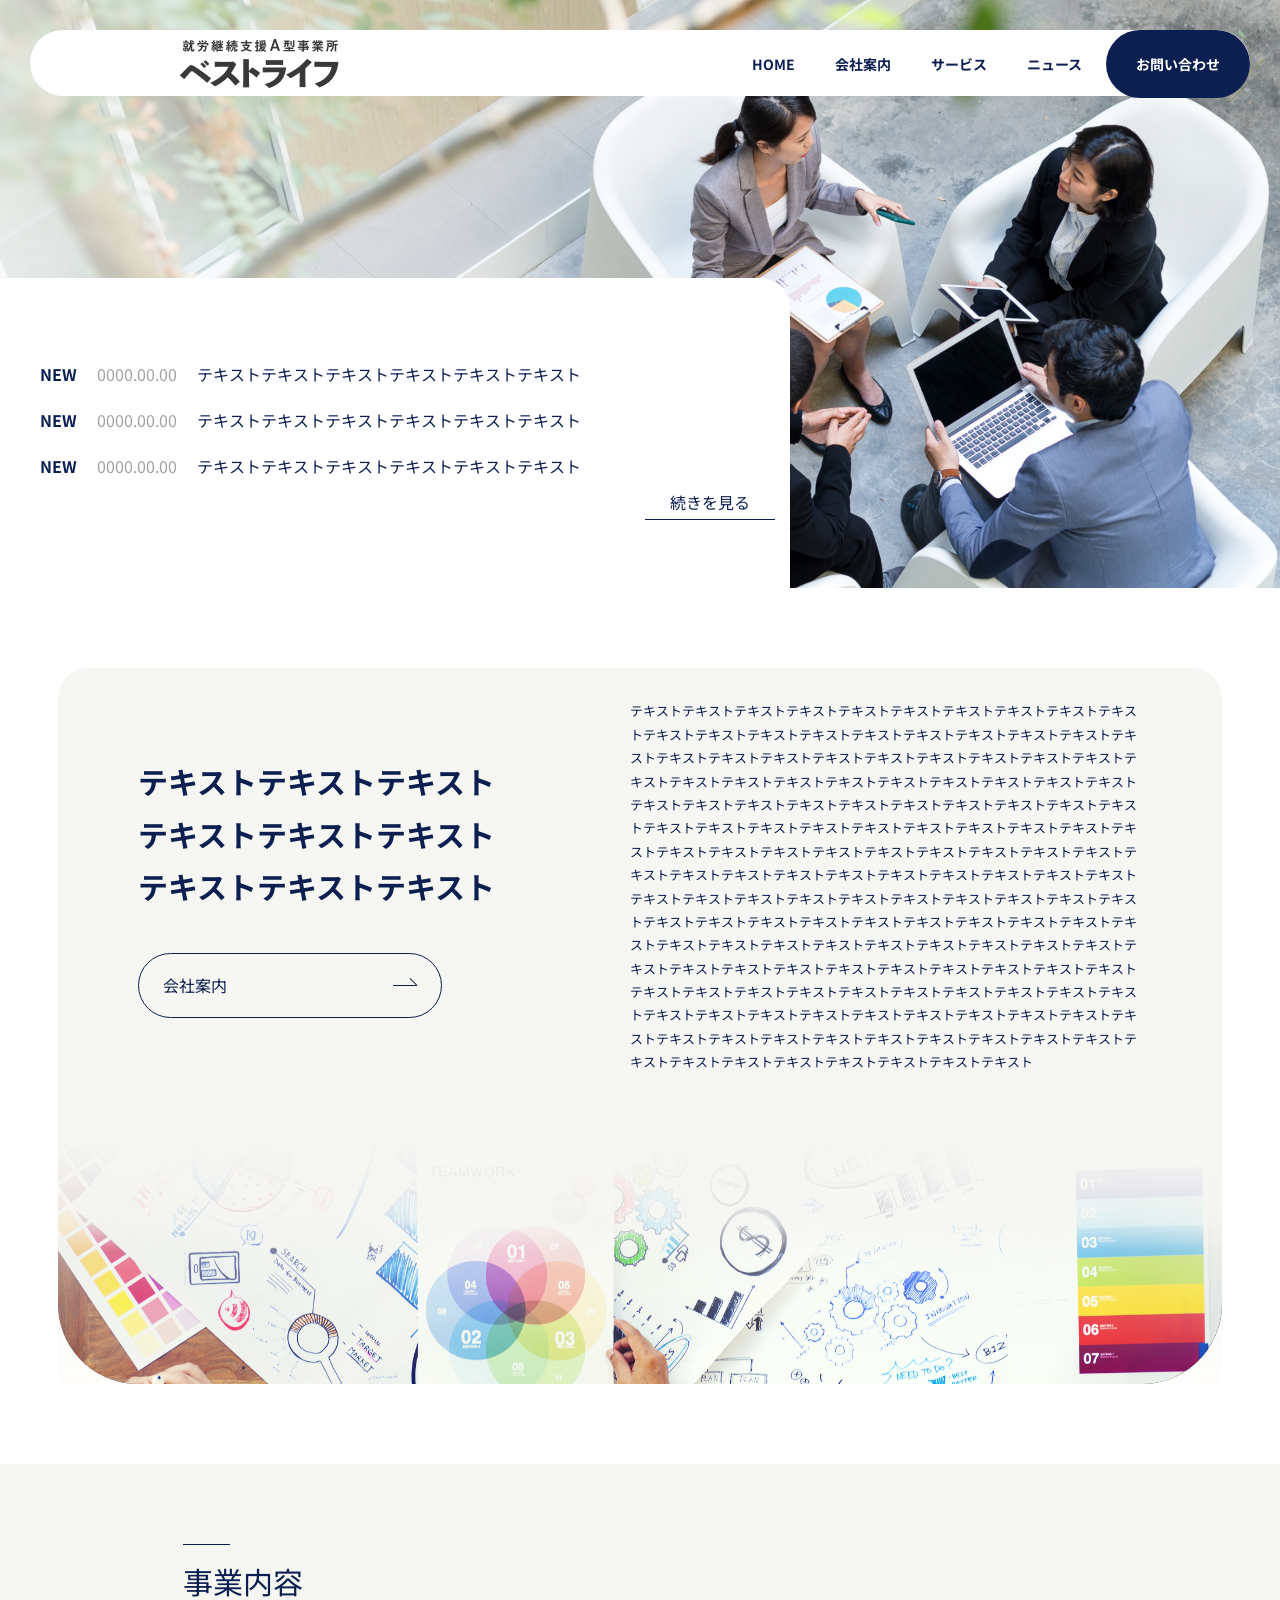
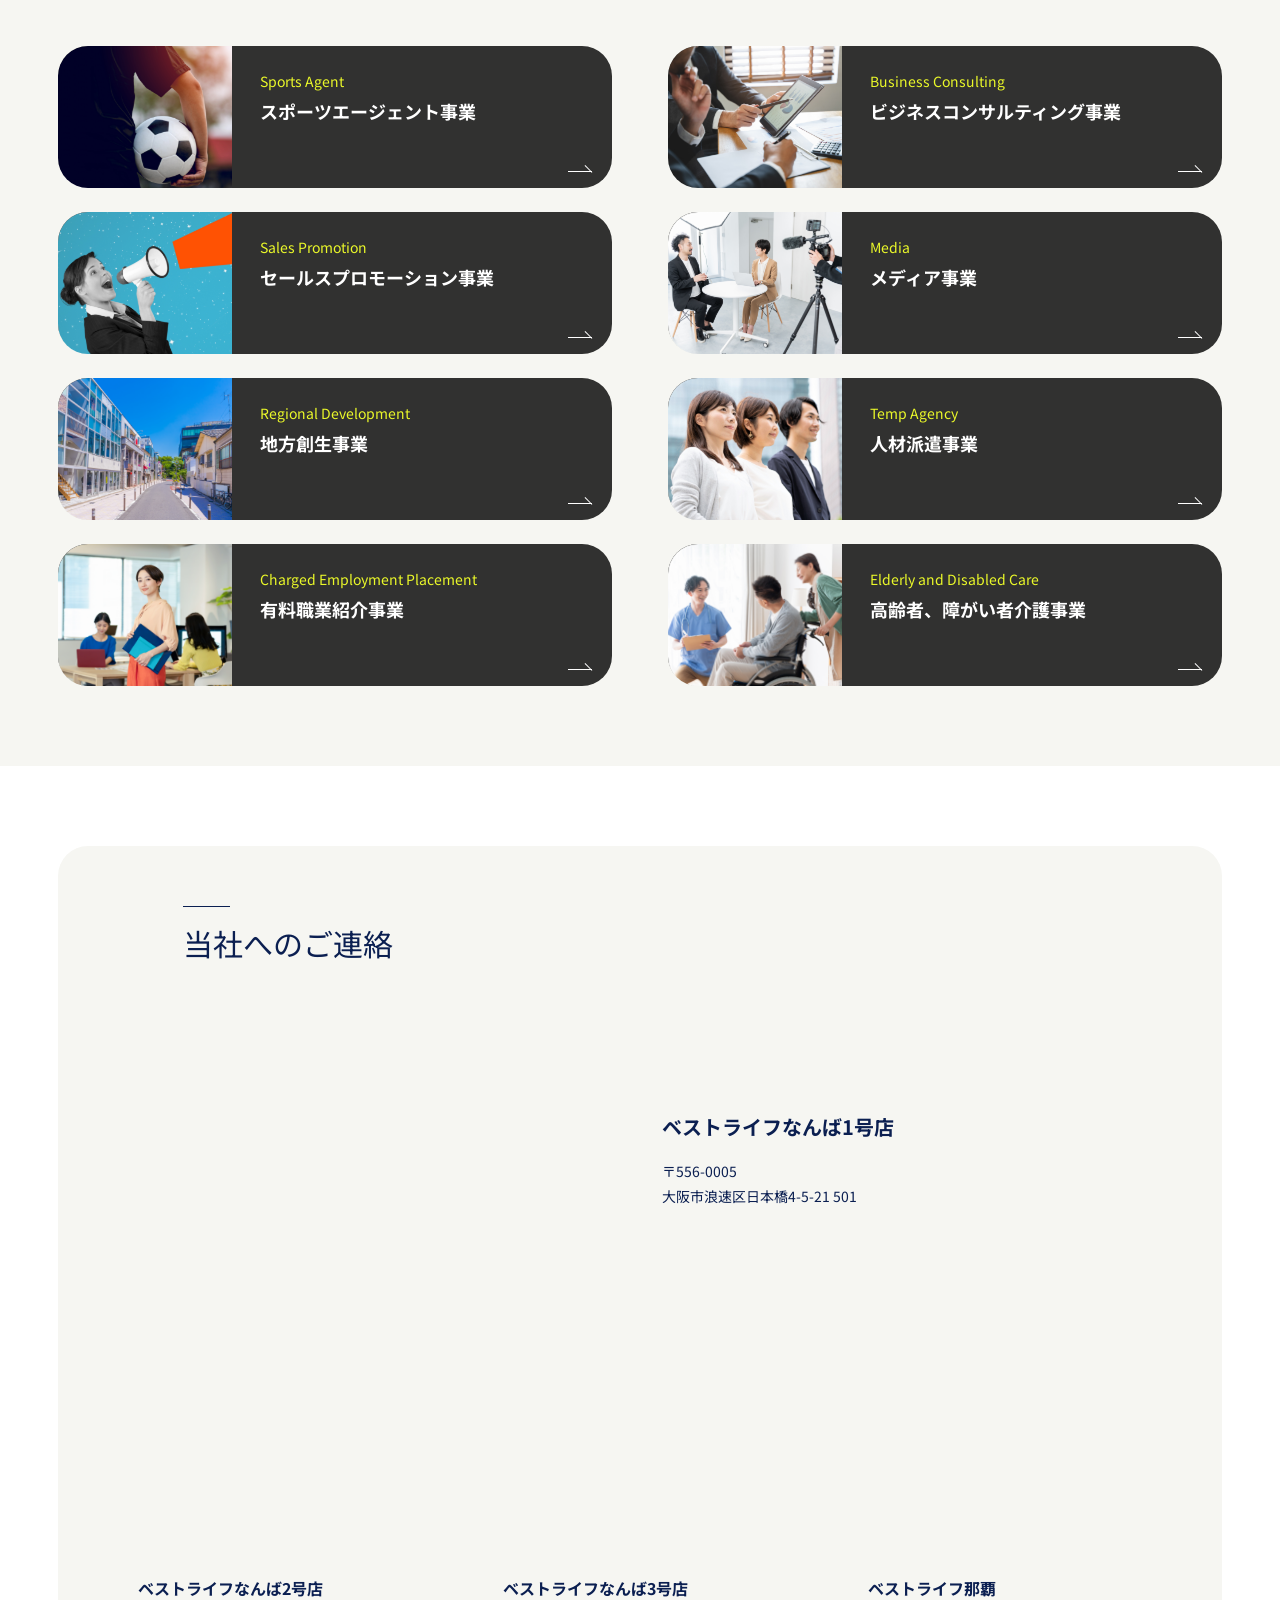
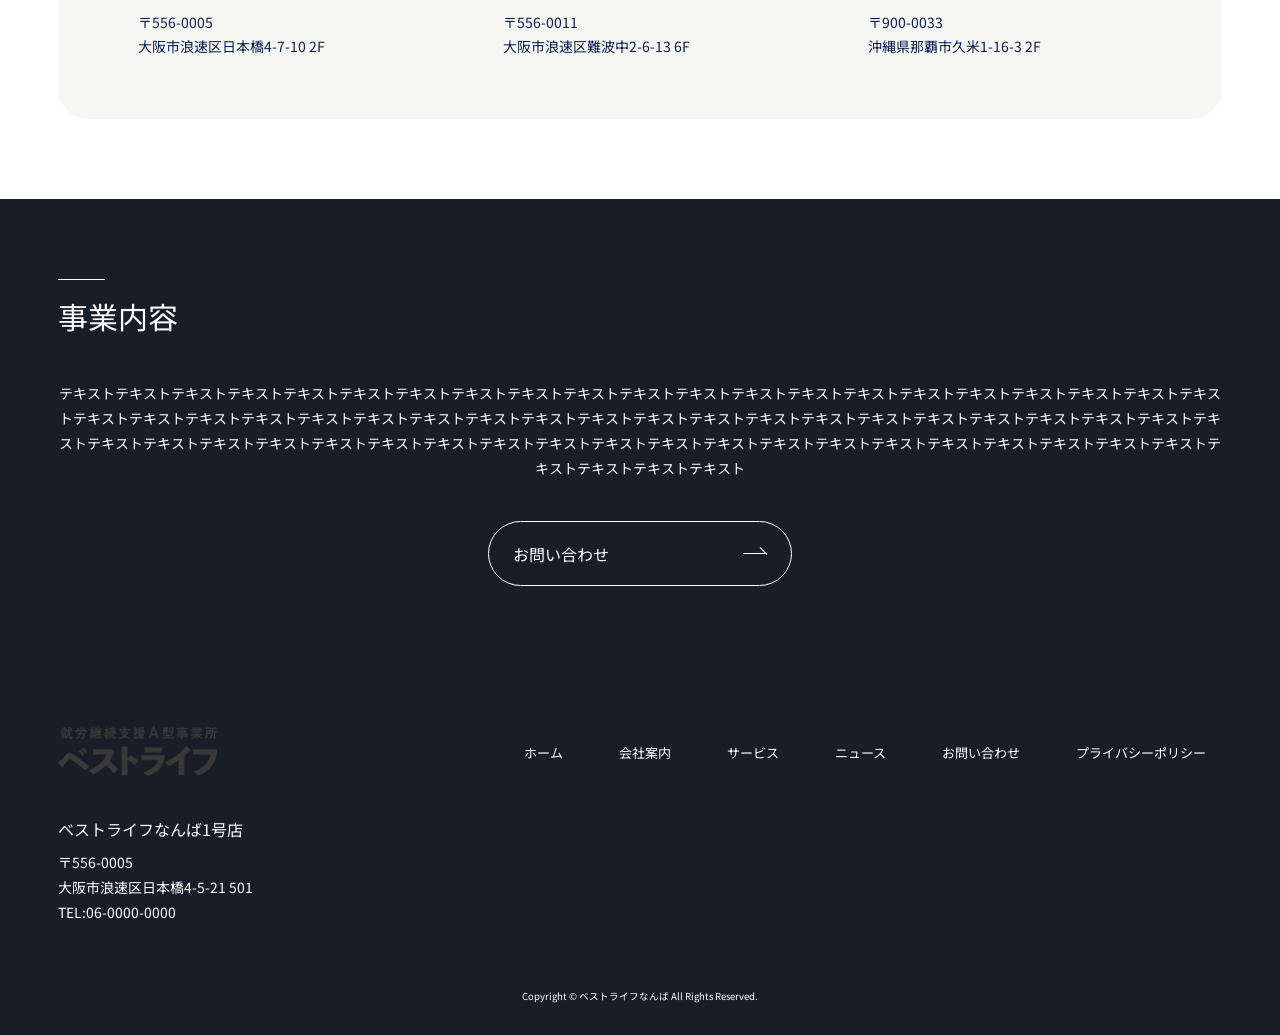
<file: index.html>
<!DOCTYPE html>
<html lang="ja">
<head>
    <meta charset="UTF-8">
    <meta name="viewport" content="width=device-width, initial-scale=1.0">
    <title>Best Life模写</title>
    <link rel="preconnect" href="https://fonts.googleapis.com">
    <link rel="preconnect" href="https://fonts.gstatic.com" crossorigin>
    <link href="https://fonts.googleapis.com/css2?family=Noto+Sans+JP:wght@400;700&display=swap" rel="stylesheet">
    <link rel="stylesheet" href="css/destyle.css">
    <link rel="stylesheet" href="css/style.css">
</head>
<body>

    <header class="l-header">

        <a class="l-header__logo" href="index.html">
            <img src="img/logo.png" alt="ベストライフ">
        </a>

        <nav class="l-header__nav">
            <ul class="c-nav">
                <li class="c-nav__item"><a class="c-nav__link" href="index.html">HOME</a></li>
                <li class="c-nav__item"><a class="c-nav__link" href="pages/aboutus.html">会社案内</a></li>
                <li class="c-nav__item"><a class="c-nav__link" href="pages/service.html">サービス</a></li>
                <li class="c-nav__item"><a class="c-nav__link" href="pages/news.html">ニュース</a></li>
                <li class="c-nav__item"><a class="c-nav__link c-nav__link--cta" href="pages/contact.html">お問い合わせ</a></li>
            </ul>
        </nav>

    </header>


    <main>

        <section class="p-mv">

            <div class="p-mv__catch">
                <p class="p-mv__phrase">キャッチフレーズ</p>
                <p class="p-mv__phrase-en">ENGLISH</p>
            </div>

            <div class="p-mv__news">
                <ul class="c-news-list">
                    <li class="c-news-list__item">
                        <span class="c-news-list__label">NEW</span>
                        <time class="c-news-list__date">0000.00.00</time>
                        <span class="c-news-list__text">テキストテキストテキストテキストテキストテキスト</span>
                    </li>
                    <li class="c-news-list__item">
                        <span class="c-news-list__label">NEW</span>
                        <time class="c-news-list__date">0000.00.00</time>
                        <span class="c-news-list__text">テキストテキストテキストテキストテキストテキスト</span>
                    </li>
                    <li class="c-news-list__item">
                        <span class="c-news-list__label">NEW</span>
                        <time class="c-news-list__date">0000.00.00</time>
                        <span class="c-news-list__text">テキストテキストテキストテキストテキストテキスト</span>
                    </li>
                </ul>
                <a class="p-mv__news-more" href="pages/news.html">続きを見る</a>
            </div>

            <img class="p-mv__img" src="img/header.jpg" alt="">

        </section>

        <section class="p-about">
            <div class="p-about__inner l-inner">
                <div class="p-about__lead">
                    <p class="p-about__heading">
                        テキストテキストテキスト<br>
                        テキストテキストテキスト<br>
                        テキストテキストテキスト
                    </p>
                    <a href="pages/aboutus.html" class="c-btn">会社案内</a>
                </div>
                <div class="p-about__body">
                    <p class="p-about__text">
                        テキストテキストテキストテキストテキストテキストテキストテキストテキストテキストテキストテキストテキストテキストテキストテキストテキストテキストテキストテキストテキストテキストテキストテキストテキストテキストテキストテキストテキストテキストテキストテキストテキストテキストテキストテキストテキストテキストテキストテキストテキストテキストテキストテキストテキストテキストテキストテキストテキストテキストテキストテキストテキストテキストテキストテキストテキストテキストテキストテキストテキストテキストテキストテキストテキストテキストテキストテキストテキストテキストテキストテキストテキストテキストテキストテキストテキストテキストテキストテキストテキストテキストテキストテキストテキストテキストテキストテキストテキストテキストテキストテキストテキストテキストテキストテキストテキストテキストテキストテキストテキストテキストテキストテキストテキストテキストテキストテキストテキストテキストテキストテキストテキストテキストテキストテキストテキストテキストテキストテキストテキストテキストテキストテキストテキストテキストテキストテキストテキストテキストテキストテキストテキストテキストテキストテキストテキストテキストテキストテキストテキストテキストテキストテキストテキストテキストテキストテキストテキストテキストテキストテキストテキストテキスト
                    </p>
                </div>
            </div>
            <img src="img/company_guide.jpg" alt="" class="p-about__image">

        </section>


        <section class="p-service">
            <div class="l-inner">
            <h2 class="c-section-title">事業内容</h2>
            <div class="p-service__grid">
                <a class="c-service-card" href="pages/service.html#sports">
                    <img class="c-service-card__img" src="img/jigyou/jigyou01.png" alt="">
                    <div class="c-service-card__body">
                        <p class="c-service-card__en">Sports Agent</p>
                        <p class="c-service-card__title">スポーツエージェント事業</p>
                        <div class="c-service-card__arrow"></div>
                    </div>
                </a>
                <a class="c-service-card" href="pages/service.html#business">
                    <img class="c-service-card__img" src="img/jigyou/jigyou02.png" alt="">
                    <div class="c-service-card__body">
                        <p class="c-service-card__en">Business Consulting</p>
                        <p class="c-service-card__title">ビジネスコンサルティング事業</p>
                        <div class="c-service-card__arrow"></div>
                    </div>
                </a>
                <a class="c-service-card" href="pages/service.html#promotion">
                    <img class="c-service-card__img" src="img/jigyou/jigyou03.png" alt="">
                    <div class="c-service-card__body">
                        <p class="c-service-card__en">Sales Promotion</p>
                        <p class="c-service-card__title">セールスプロモーション事業</p>
                        <div class="c-service-card__arrow"></div>
                    </div>
                </a>
                <a class="c-service-card" href="pages/service.html#media">
                    <img class="c-service-card__img" src="img/jigyou/jigyou04.png" alt="">
                    <div class="c-service-card__body">
                        <p class="c-service-card__en">Media</p>
                        <p class="c-service-card__title">メディア事業</p>
                        <div class="c-service-card__arrow"></div>
                    </div>
                </a>
                <a class="c-service-card" href="pages/service.html#region">
                    <img class="c-service-card__img" src="img/jigyou/jigyou05.png" alt="">
                    <div class="c-service-card__body">
                        <p class="c-service-card__en">Regional Development</p>
                        <p class="c-service-card__title">地方創生事業</p>
                        <div class="c-service-card__arrow"></div>
                    </div>
                </a>
                <a class="c-service-card" href="pages/service.html#temp">
                    <img class="c-service-card__img" src="img/jigyou/jigyou06.png" alt="">
                    <div class="c-service-card__body">
                        <p class="c-service-card__en">Temp Agency</p>
                        <p class="c-service-card__title">人材派遣事業</p>
                        <div class="c-service-card__arrow"></div>
                    </div>
                </a>
                <a class="c-service-card" href="pages/service.html#placement">
                    <img class="c-service-card__img" src="img/jigyou/jigyou07.png" alt="">
                    <div class="c-service-card__body">
                        <p class="c-service-card__en">Charged Employment Placement</p>
                        <p class="c-service-card__title">有料職業紹介事業</p>
                        <div class="c-service-card__arrow"></div>
                    </div>
                </a>
                <a class="c-service-card" href="pages/service.html#care">
                    <img class="c-service-card__img" src="img/jigyou/jigyou08.png" alt="">
                    <div class="c-service-card__body">
                        <p class="c-service-card__en">Elderly and Disabled Care</p>
                        <p class="c-service-card__title">高齢者、障がい者介護事業</p>
                        <div class="c-service-card__arrow"></div>
                    </div>
                </a>

            </div>
            </div>
        </section>

        <section class="p-contact">
            <div class="p-contact__inner l-inner">
            <h2 class="c-section-title">当社へのご連絡</h2>
            <div class="p-contact__main">
                <div class="p-contact__map">
                    <iframe src="https://maps.google.com/maps?q=皇居&output=embed" loading="lazy"></iframe>
                </div>
                <div class="p-contact__info">
                    <h3 class="p-contact__info-name">ベストライフなんば1号店</h3>
                    <p class="p-contact__info-address">
                        〒556-0005<br>
                        大阪市浪速区日本橋4-5-21 501
                    </p>
                </div>
            </div>
            <div class="p-contact__grid">
                <div class="c-location-card">
                    <div class="c-location-card__map">
                        <iframe src="https://maps.google.com/maps?q=大阪城&output=embed" loading="lazy"></iframe>
                    </div>
                    <h3 class="c-location-card__name">ベストライフなんば2号店</h3>
                    <p class="c-location-card__address">
                        〒556-0005<br>
                        大阪市浪速区日本橋4-7-10 2F
                    </p>
                </div>
                <div class="c-location-card">
                    <div class="c-location-card__map">
                        <iframe src="https://maps.google.com/maps?q=名古屋城&output=embed" loading="lazy"></iframe>
                    </div>
                    <h3 class="c-location-card__name">ベストライフなんば3号店</h3>
                    <p class="c-location-card__address">
                        〒556-0011<br>
                        大阪市浪速区難波中2-6-13 6F
                    </p>
                </div>
                <div class="c-location-card">
                    <div class="c-location-card__map">
                        <iframe src="https://maps.google.com/maps?q=首里城&output=embed" loading="lazy"></iframe>
                    </div>
                    <h3 class="c-location-card__name">ベストライフ那覇</h3>
                    <p class="c-location-card__address">
                        〒900-0033<br>
                        沖縄県那覇市久米1-16-3 2F
                    </p>
                </div>
            </div>
            </div>
        </section>

        <section class="p-cta">
            <div class="p-cta__inner l-inner">
                <h2 class="c-section-title">事業内容</h2>
                <p class="p-cta__text">テキストテキストテキストテキストテキストテキストテキストテキストテキストテキストテキストテキストテキストテキストテキストテキストテキストテキストテキストテキストテキストテキストテキストテキストテキストテキストテキストテキストテキストテキストテキストテキストテキストテキストテキストテキストテキストテキストテキストテキストテキストテキストテキストテキストテキストテキストテキストテキストテキストテキストテキストテキストテキストテキストテキストテキストテキストテキストテキストテキストテキストテキストテキストテキストテキストテキスト</p>
                <a href="pages/contact.html" class="c-btn c-btn--outline">お問い合わせ</a>
            </div>
        </section>


    </main>


    <footer class="l-footer">
        <div class="l-footer__inner l-inner">
            <div class="l-footer__upper">
                <a href="index.html" class="l-footer__logo">
                    <img src="img/logo.png" alt="">
                </a>
                <nav>
                    <ul class="c-nav c-nav--footer">
                        <li class="c-nav__item"><a class="c-nav__link" href="index.html">ホーム</a></li>
                        <li class="c-nav__item"><a class="c-nav__link" href="pages/aboutus.html">会社案内</a></li>
                        <li class="c-nav__item"><a class="c-nav__link" href="pages/service.html">サービス</a></li>
                        <li class="c-nav__item"><a class="c-nav__link" href="pages/news.html">ニュース</a></li>
                        <li class="c-nav__item"><a class="c-nav__link" href="pages/contact.html">お問い合わせ</a></li>
                        <li class="c-nav__item"><a class="c-nav__link" href="pages/privacy-policy.html">プライバシーポリシー</a></li>
                    </ul>
                </nav>
            </div>

            <address class="l-footer__address">
                <p class="l-footer__shop-name">ベストライフなんば1号店</p>
                <p class="l-footer__address-detail">
                    〒556-0005<br>
                    大阪市浪速区日本橋4-5-21 501<br>
                    TEL:06-0000-0000
                </p>
            </address>

            <div class="l-footer__bottom">
                <small>Copyright &copy; ベストライフなんば All Rights Reserved.</small>
            </div>
        </div>

    </footer>

</body>
</html>
</file>
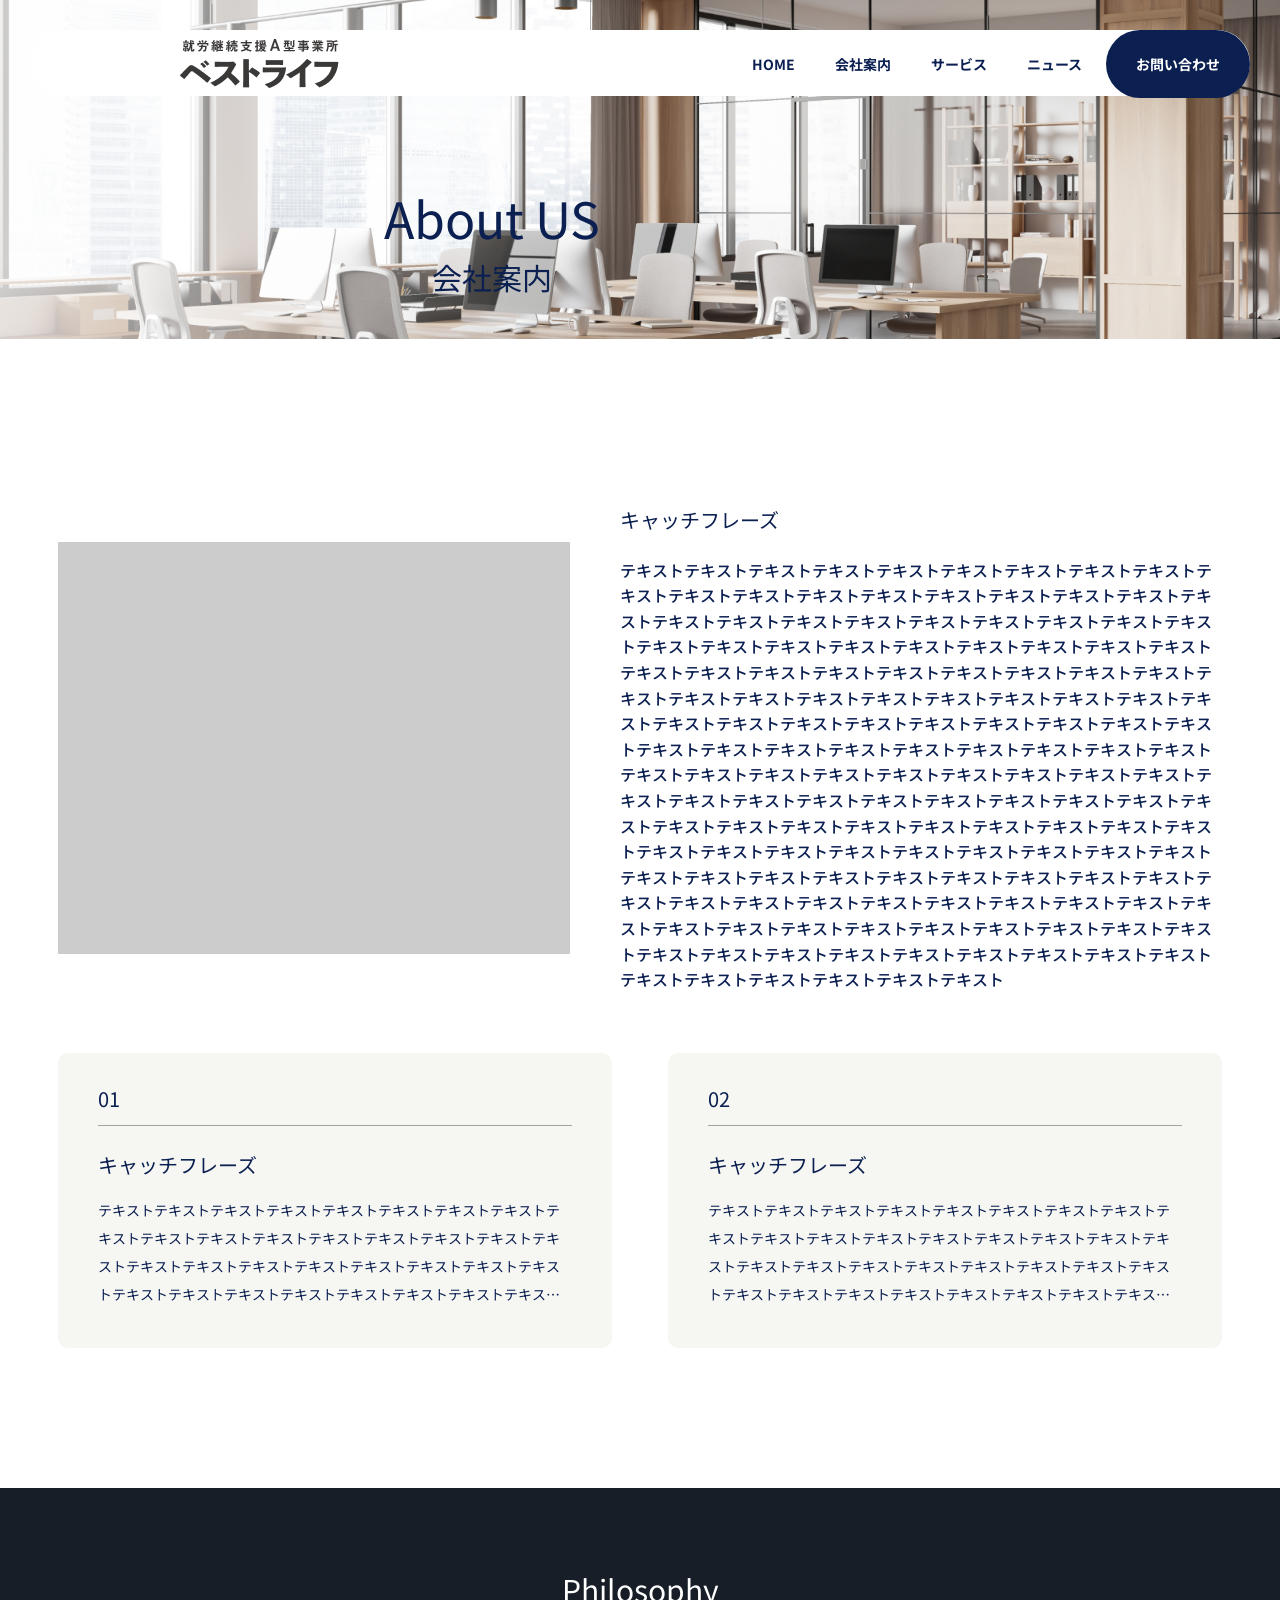
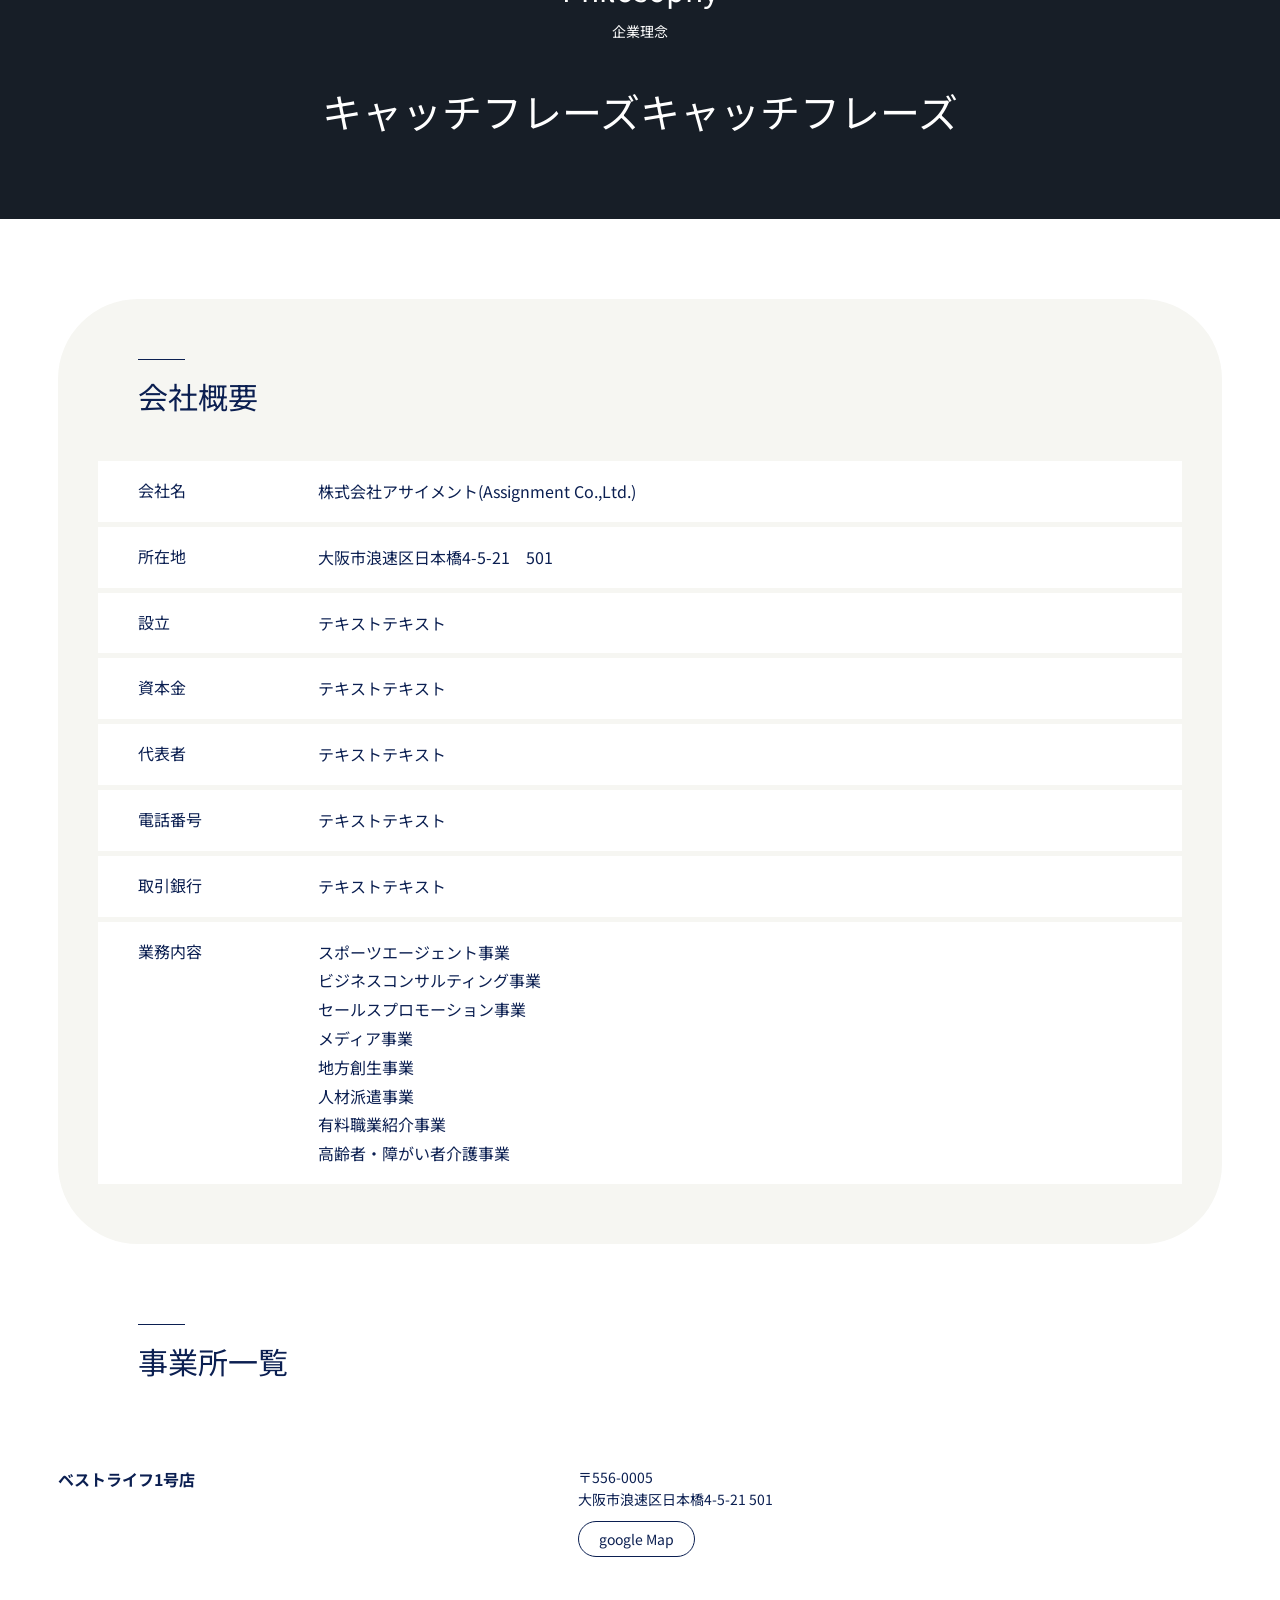
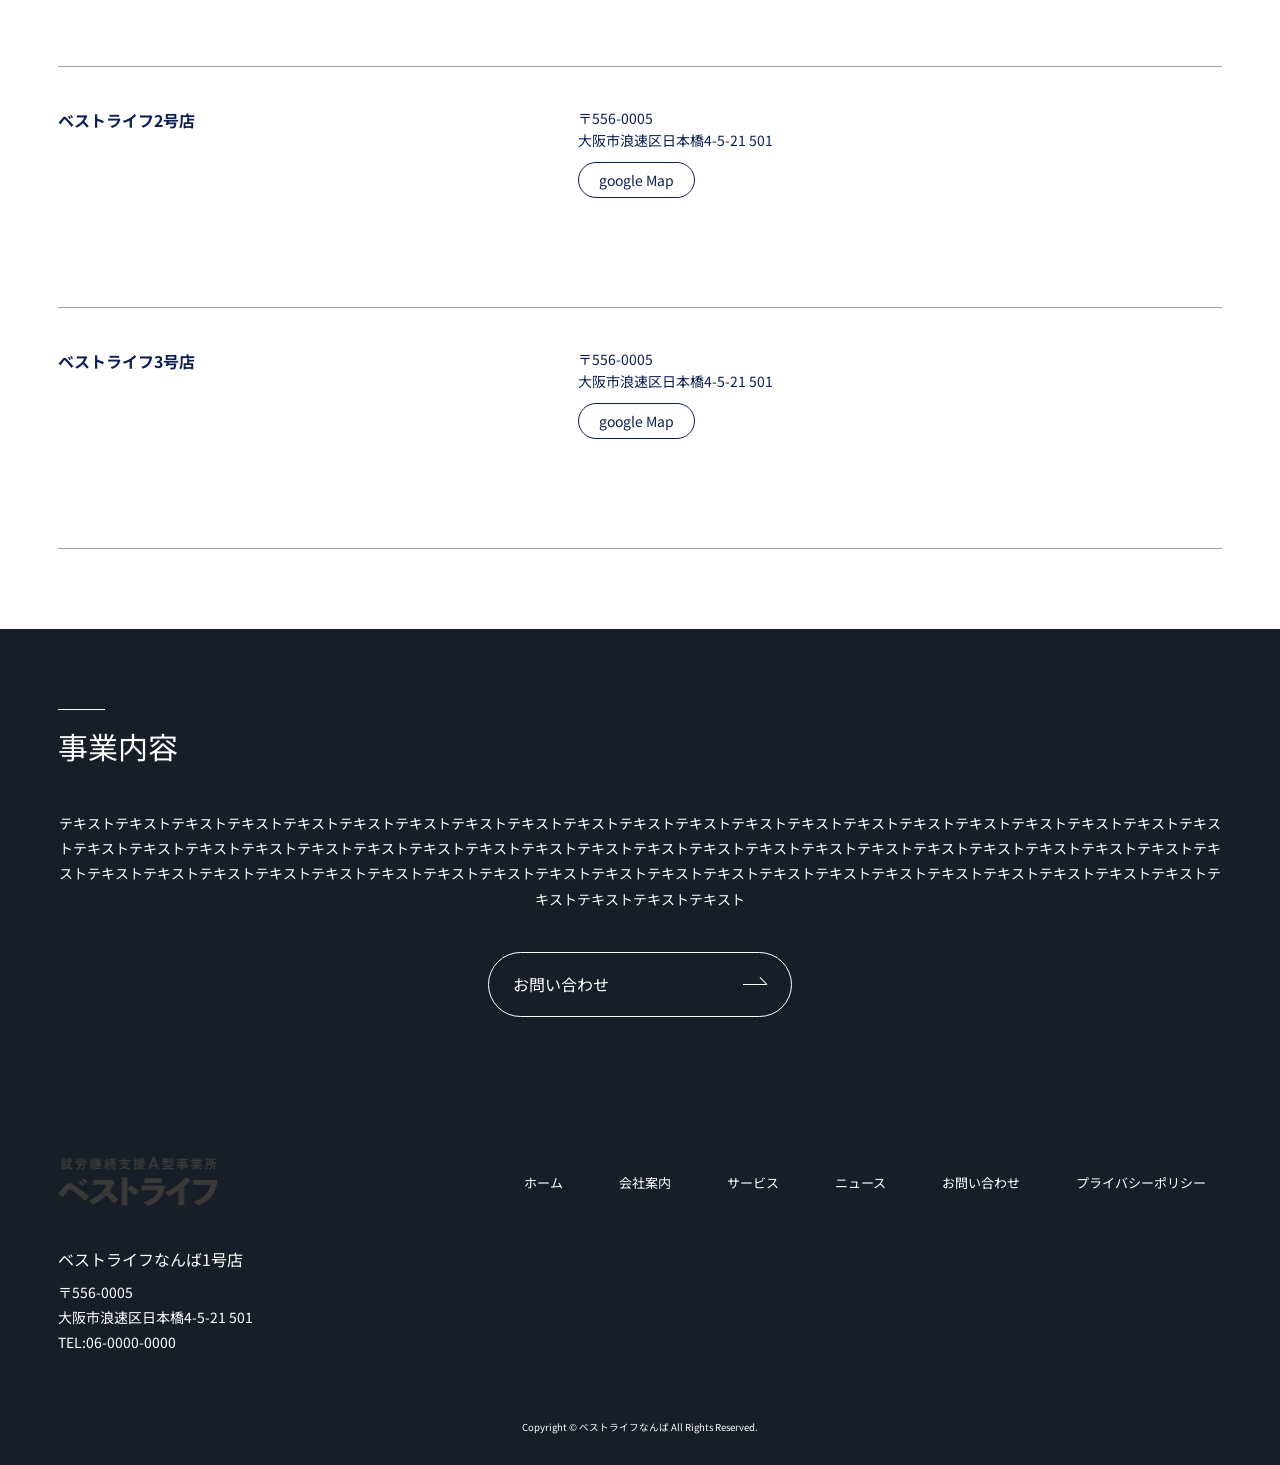
<file: pages/aboutus.html>
<!DOCTYPE html>
<html lang="ja">
<head>
    <meta charset="UTF-8">
    <meta name="viewport" content="width=device-width, initial-scale=1.0">
    <title>会社案内</title>
    <link rel="preconnect" href="https://fonts.googleapis.com">
    <link rel="preconnect" href="https://fonts.gstatic.com" crossorigin>
    <link href="https://fonts.googleapis.com/css2?family=Noto+Sans+JP:wght@400;700&display=swap" rel="stylesheet">
    <link rel="stylesheet" href="../css/destyle.css">
    <link rel="stylesheet" href="../css/style.css">
</head>
<body>

    <header class="l-header">

        <a class="l-header__logo" href="../index.html">
            <img src="../img/logo.png" alt="ベストライフ">
        </a>

        <nav class="l-header__nav">
            <ul class="c-nav">
                <li class="c-nav__item"><a class="c-nav__link" href="../index.html">HOME</a></li>
                <li class="c-nav__item"><a class="c-nav__link" href="aboutus.html">会社案内</a></li>
                <li class="c-nav__item"><a class="c-nav__link" href="service.html">サービス</a></li>
                <li class="c-nav__item"><a class="c-nav__link" href="news.html">ニュース</a></li>
                <li class="c-nav__item"><a class="c-nav__link c-nav__link--cta" href="contact.html">お問い合わせ</a></li>
            </ul>
        </nav>

    </header>


    <main>

        <section class="p-page-header">

            <div class="p-page-header__catch">
                <p class="p-page-header__title">About US</p>
                <p class="p-page-header__subtitle">会社案内</p>
            </div>

            <img class="p-page-header__img" src="../img/aboutus.jpg" alt="">

        </section>

        <section class="p-message">
            <div class="p-message__inner l-inner">
                <div class="p-message__image">
                    <img class="p-message__img" src="../img/Frame 88.png" alt="">
                </div>
                <div class="p-message__body">
                    <h2 class="p-message__title">キャッチフレーズ</h2>
                    <p class="p-message__text">
                        テキストテキストテキストテキストテキストテキストテキストテキストテキストテキストテキストテキストテキストテキストテキストテキストテキストテキストテキストテキストテキストテキストテキストテキストテキストテキストテキストテキストテキストテキストテキストテキストテキストテキストテキストテキストテキストテキストテキストテキストテキストテキストテキストテキストテキストテキストテキストテキストテキストテキストテキストテキストテキストテキストテキストテキストテキストテキストテキストテキストテキストテキストテキストテキストテキストテキストテキストテキストテキストテキストテキストテキストテキストテキストテキストテキストテキストテキストテキストテキストテキストテキストテキストテキストテキストテキストテキストテキストテキストテキストテキストテキストテキストテキストテキストテキストテキストテキストテキストテキストテキストテキストテキストテキストテキストテキストテキストテキストテキストテキストテキストテキストテキストテキストテキストテキストテキストテキストテキストテキストテキストテキストテキストテキストテキストテキストテキストテキストテキストテキストテキストテキストテキストテキストテキストテキストテキストテキストテキストテキストテキストテキストテキストテキストテキストテキストテキストテキストテキストテキストテキストテキストテキストテキスト
                    </p>
                </div>
            </div>
        </section>

        <section class="p-features">
            <div class="p-features__inner l-inner">
                <div class="c-feature">
                    <span class="c-feature__num">01</span>
                    <h3 class="c-feature__title">キャッチフレーズ</h3>
                    <p class="c-feature__text">
                        テキストテキストテキストテキストテキストテキストテキストテキストテキストテキストテキストテキストテキストテキストテキストテキストテキストテキストテキストテキストテキストテキストテキストテキストテキストテキストテキストテキストテキストテキストテキストテキストテキストテキストテキストテキストテキストテキストテキストテキストテキストテキストテキストテキストテキストテキストテキストテキストテキストテキストテキストテキストテキストテキストテキストテキストテキストテキストテキストテキストテキストテキストテキストテキストテキストテキストテキストテキストテキストテキストテキストテキストテキストテキストテキストテキストテキストテキストテキストテキストテキストテキストテキストテキストテキストテキストテキストテキストテキストテキストテキストテキストテキストテキストテキストテキストテキストテキストテキストテキストテキストテキストテキストテキストテキストテキストテキストテキストテキストテキストテキストテキストテキストテキストテキストテキストテキストテキストテキストテキストテキストテキストテキストテキストテキストテキストテキストテキストテキストテキストテキストテキストテキストテキストテキストテキストテキストテキストテキストテキストテキストテキストテキストテキストテキストテキストテキストテキストテキストテキストテキストテキストテキストテキスト
                    </p>
                </div>
                <div class="c-feature">
                    <span class="c-feature__num">02</span>
                    <h3 class="c-feature__title">キャッチフレーズ</h3>
                    <p class="c-feature__text">
                        テキストテキストテキストテキストテキストテキストテキストテキストテキストテキストテキストテキストテキストテキストテキストテキストテキストテキストテキストテキストテキストテキストテキストテキストテキストテキストテキストテキストテキストテキストテキストテキストテキストテキストテキストテキストテキストテキストテキストテキストテキストテキストテキストテキストテキストテキストテキストテキストテキストテキストテキストテキストテキストテキストテキストテキストテキストテキストテキストテキストテキストテキストテキストテキストテキストテキストテキストテキストテキストテキストテキストテキストテキストテキストテキストテキストテキストテキストテキストテキストテキストテキストテキストテキストテキストテキストテキストテキストテキストテキストテキストテキストテキストテキストテキストテキストテキストテキストテキストテキストテキストテキストテキストテキストテキストテキストテキストテキストテキストテキストテキストテキストテキストテキストテキストテキストテキストテキストテキストテキストテキストテキストテキストテキストテキストテキストテキストテキストテキストテキストテキストテキストテキストテキストテキストテキストテキストテキストテキストテキストテキストテキストテキストテキストテキストテキストテキストテキストテキストテキストテキストテキストテキストテキスト
                    </p>
                </div>
            </div>
        </section>

        <section class="p-philosophy">
            <div class="p-philosophy__inner l-inner">
                <p class="p-philosophy__lead">Philosophy</p>
                <h2 class="p-philosophy__heading">企業理念</h2>
                <p class="p-philosophy__catch">キャッチフレーズキャッチフレーズ</p>
            </div>
        </section>

        <section class="p-company">
            <div class="p-company__inner l-inner">
                <h2 class="c-section-title">会社概要</h2>
                <dl class="p-company__list">
                    <div class="p-company__row">
                        <dt class="p-company__term">会社名</dt>
                        <dd class="p-company__desc">株式会社アサイメント(Assignment Co.,Ltd.)</dd>
                    </div>
                    <div class="p-company__row">
                        <dt class="p-company__term">所在地</dt>
                        <dd class="p-company__desc">大阪市浪速区日本橋4-5-21　501</dd>
                    </div>
                    <div class="p-company__row">
                        <dt class="p-company__term">設立</dt>
                        <dd class="p-company__desc">テキストテキスト</dd>
                    </div>
                    <div class="p-company__row">
                        <dt class="p-company__term">資本金</dt>
                        <dd class="p-company__desc">テキストテキスト</dd>
                    </div>
                    <div class="p-company__row">
                        <dt class="p-company__term">代表者</dt>
                        <dd class="p-company__desc">テキストテキスト</dd>
                    </div>
                    <div class="p-company__row">
                        <dt class="p-company__term">電話番号</dt>
                        <dd class="p-company__desc">テキストテキスト</dd>
                    </div>
                    <div class="p-company__row">
                        <dt class="p-company__term">取引銀行</dt>
                        <dd class="p-company__desc">テキストテキスト</dd>
                    </div>
                    <div class="p-company__row">
                        <dt class="p-company__term">業務内容</dt>
                        <dd class="p-company__desc">スポーツエージェント事業</dd>
                        <dd class="p-company__desc">ビジネスコンサルティング事業</dd>
                        <dd class="p-company__desc">セールスプロモーション事業</dd>
                        <dd class="p-company__desc">メディア事業</dd>
                        <dd class="p-company__desc">地方創生事業</dd>
                        <dd class="p-company__desc">人材派遣事業</dd>
                        <dd class="p-company__desc">有料職業紹介事業</dd>
                        <dd class="p-company__desc">高齢者・障がい者介護事業</dd>
                    </div>
                </dl>
            </div>
        </section>

        <section class="p-offices">
            <div class="p-offices__inner l-inner">
                <h2 class="c-section-title">事業所一覧</h2>
                <ul class="p-offices__list">
                    <li class="p-offices__item">
                        <h3 class="p-offices__name">ベストライフ1号店</h3>
                        <div class="p-offices__contact">
                            <address class="p-offices__address">
                                〒556-0005<br>
                                大阪市浪速区日本橋4-5-21 501
                            </address>
                            <a class="p-offices__map-link" href="#">google Map</a>
                        </div>
                        <iframe class="p-offices__map" src="https://maps.google.com/maps?q=皇居&output=embed" frameborder="0"></iframe>
                    </li>
                    <li class="p-offices__item">
                        <h3 class="p-offices__name">ベストライフ2号店</h3>
                        <div class="p-offices__contact">
                            <address class="p-offices__address">
                                〒556-0005<br>
                                大阪市浪速区日本橋4-5-21 501
                            </address>
                            <a class="p-offices__map-link" href="#">google Map</a>
                        </div>
                        <iframe class="p-offices__map" src="https://maps.google.com/maps?q=東京タワー&output=embed" frameborder="0"></iframe>
                    </li>
                    <li class="p-offices__item">
                        <h3 class="p-offices__name">ベストライフ3号店</h3>
                        <div class="p-offices__contact">
                            <address class="p-offices__address">
                                〒556-0005<br>
                                大阪市浪速区日本橋4-5-21 501
                            </address>
                            <a class="p-offices__map-link" href="#">google Map</a>
                        </div>
                        <iframe class="p-offices__map" src="https://maps.google.com/maps?q=東京スカイツリー&output=embed" frameborder="0"></iframe>
                    </li>
                </ul>
            </div>
        </section>


        <section class="p-cta">
            <div class="p-cta__inner l-inner">
                <h2 class="c-section-title">事業内容</h2>
                <p class="p-cta__text">テキストテキストテキストテキストテキストテキストテキストテキストテキストテキストテキストテキストテキストテキストテキストテキストテキストテキストテキストテキストテキストテキストテキストテキストテキストテキストテキストテキストテキストテキストテキストテキストテキストテキストテキストテキストテキストテキストテキストテキストテキストテキストテキストテキストテキストテキストテキストテキストテキストテキストテキストテキストテキストテキストテキストテキストテキストテキストテキストテキストテキストテキストテキストテキストテキストテキスト</p>
                <a href="contact.html" class="c-btn c-btn--outline">お問い合わせ</a>
            </div>
        </section>


    </main>


    <footer class="l-footer">
        <div class="l-footer__inner l-inner">
            <div class="l-footer__upper">
                <a href="../index.html" class="l-footer__logo">
                    <img src="../img/logo.png" alt="">
                </a>
                <nav>
                    <ul class="c-nav c-nav--footer">
                        <li class="c-nav__item"><a class="c-nav__link" href="../index.html">ホーム</a></li>
                        <li class="c-nav__item"><a class="c-nav__link" href="aboutus.html">会社案内</a></li>
                        <li class="c-nav__item"><a class="c-nav__link" href="service.html">サービス</a></li>
                        <li class="c-nav__item"><a class="c-nav__link" href="news.html">ニュース</a></li>
                        <li class="c-nav__item"><a class="c-nav__link" href="contact.html">お問い合わせ</a></li>
                        <li class="c-nav__item"><a class="c-nav__link" href="privacy-policy.html">プライバシーポリシー</a></li>
                    </ul>
                </nav>
            </div>

            <address class="l-footer__address">
                <p class="l-footer__shop-name">ベストライフなんば1号店</p>
                <p class="l-footer__address-detail">
                    〒556-0005<br>
                    大阪市浪速区日本橋4-5-21 501<br>
                    TEL:06-0000-0000
                </p>
            </address>

            <div class="l-footer__bottom">
                <small>Copyright &copy; ベストライフなんば All Rights Reserved.</small>
            </div>
        </div>

    </footer>

</body>
</html>
</file>
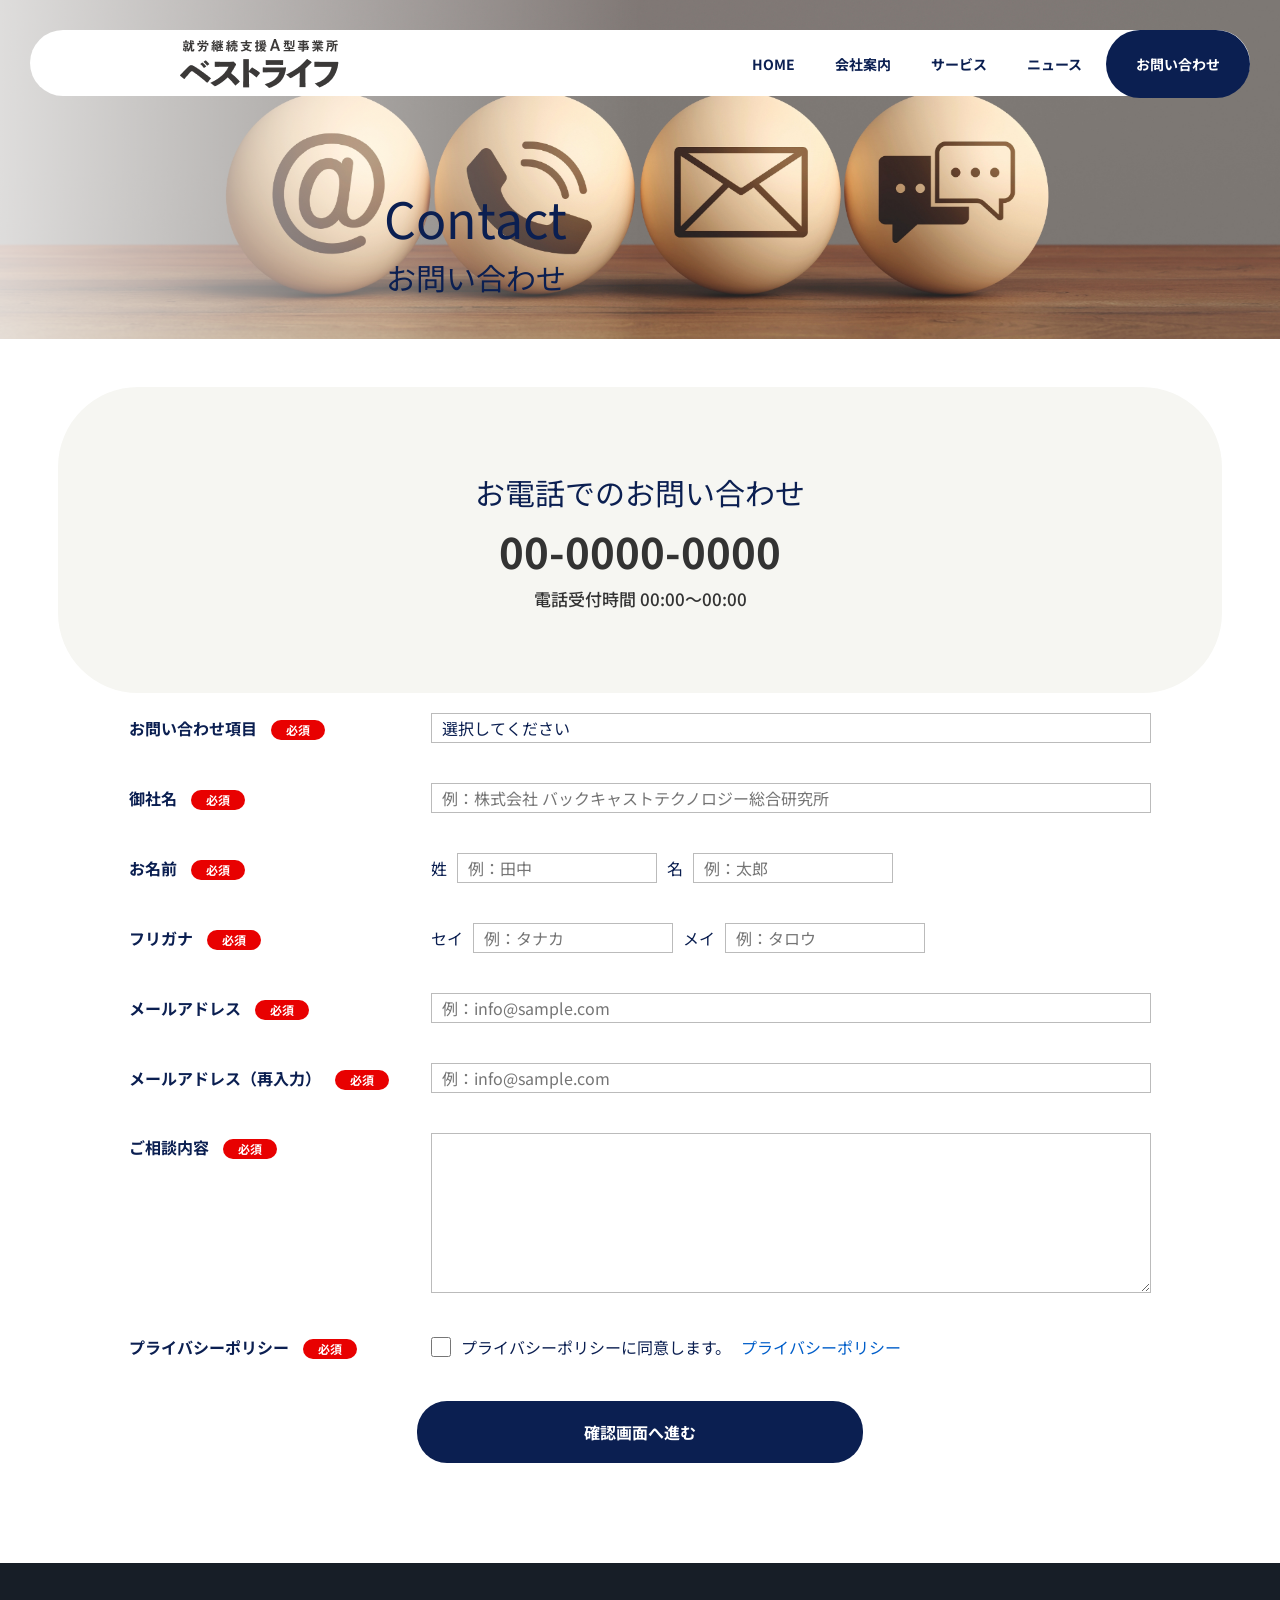
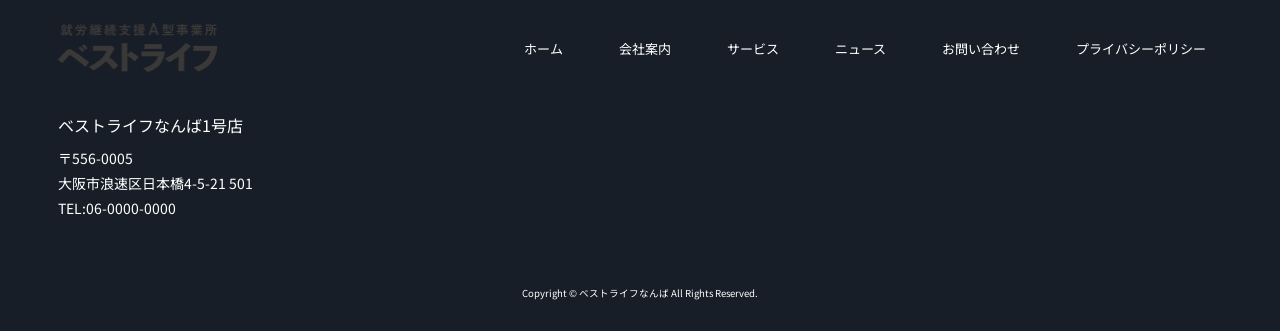
<file: pages/contact.html>
<!DOCTYPE html>
<html lang="ja">
<head>
    <meta charset="UTF-8">
    <meta name="viewport" content="width=device-width, initial-scale=1.0">
    <title>お問い合わせ</title>
    <link rel="preconnect" href="https://fonts.googleapis.com">
    <link rel="preconnect" href="https://fonts.gstatic.com" crossorigin>
    <link href="https://fonts.googleapis.com/css2?family=Noto+Sans+JP:wght@400;700&display=swap" rel="stylesheet">
    <link rel="stylesheet" href="../css/destyle.css">
    <link rel="stylesheet" href="../css/style.css">
</head>
<body>

    <header class="l-header">

        <a class="l-header__logo" href="../index.html">
            <img src="../img/logo.png" alt="ベストライフ">
        </a>

        <nav class="l-header__nav">
            <ul class="c-nav">
                <li class="c-nav__item"><a class="c-nav__link" href="../index.html">HOME</a></li>
                <li class="c-nav__item"><a class="c-nav__link" href="aboutus.html">会社案内</a></li>
                <li class="c-nav__item"><a class="c-nav__link" href="service.html">サービス</a></li>
                <li class="c-nav__item"><a class="c-nav__link" href="news.html">ニュース</a></li>
                <li class="c-nav__item"><a class="c-nav__link c-nav__link--cta" href="contact.html">お問い合わせ</a></li>
            </ul>
        </nav>

    </header>


    <main>

        <section class="p-page-header">

            <div class="p-page-header__catch">
                <p class="p-page-header__title">Contact</p>
                <p class="p-page-header__subtitle">お問い合わせ</p>
            </div>

            <img class="p-page-header__img" src="../img/contact.jpg" alt="">

        </section>

        <section class="p-tel">
            <div class="p-tel__inner l-inner">
                <div class="p-tel__box">
                    <h2 class="p-tel__title">お電話でのお問い合わせ</h2>
                    <p class="p-tel__number">00-0000-0000</p>
                    <p class="p-tel__hours">電話受付時間 00:00～00:00</p>
                </div>
            </div>
        </section>

        <section class="p-form">
            <div class="p-form__inner l-inner">
                <form class="p-form__body" action="#" method="post">

                    <div class="p-form__row">
                        <p class="p-form__label">お問い合わせ項目 <span class="p-form__required">必須</span></p>
                        <select class="p-form__select" name="inquiry-type" id="inquiry-type" required>
                            <option value="">選択してください</option>
                            <option value="service">サービスについて</option>
                            <option value="other">その他</option>
                        </select>
                    </div>

                    <div class="p-form__row">
                        <p class="p-form__label">御社名 <span class="p-form__required">必須</span></p>
                        <input class="p-form__input" type="text" id="company" name="company" placeholder="例：株式会社 バックキャストテクノロジー総合研究所" required>
                    </div>

                    <div class="p-form__row">
                        <p class="p-form__label">お名前 <span class="p-form__required">必須</span></p>
                        <div class="p-form__group">
                            <span class="p-form__sub-label">姓</span>
                            <input class="p-form__input" type="text" id="last-name" name="last-name" placeholder="例：田中" required>
                            <span class="p-form__sub-label">名</span>
                            <input class="p-form__input" type="text" id="first-name" name="first-name" placeholder="例：太郎" required>
                        </div>
                    </div>

                    <div class="p-form__row">
                        <p class="p-form__label">フリガナ <span class="p-form__required">必須</span></p>
                        <div class="p-form__group">
                            <span class="p-form__sub-label">セイ</span>
                            <input class="p-form__input" type="text" id="last-name-kana" name="last-name-kana" placeholder="例：タナカ" required>
                            <span class="p-form__sub-label">メイ</span>
                            <input class="p-form__input" type="text" id="first-name-kana" name="first-name-kana" placeholder="例：タロウ" required>
                        </div>
                    </div>

                    <div class="p-form__row">
                        <p class="p-form__label">メールアドレス <span class="p-form__required">必須</span></p>
                        <input class="p-form__input" type="email" id="email" name="email" placeholder="例：info@sample.com" required>
                    </div>

                    <div class="p-form__row">
                        <p class="p-form__label">メールアドレス（再入力） <span class="p-form__required">必須</span></p>
                        <input class="p-form__input" type="email" id="email-confirm" name="email-confirm" placeholder="例：info@sample.com" required>
                    </div>

                    <div class="p-form__row">
                        <p class="p-form__label">ご相談内容 <span class="p-form__required">必須</span></p>
                        <textarea class="p-form__textarea" id="message" name="message" rows="6" required></textarea>
                    </div>

                    <div class="p-form__row">
                        <p class="p-form__label">プライバシーポリシー <span class="p-form__required">必須</span></p>
                        <div class="p-form__agree">
                            <input class="p-form__checkbox" type="checkbox" id="privacy" name="privacy" required>
                            <label class="p-form__agree-text" for="privacy">プライバシーポリシーに同意します。</label>
                            <a class="p-form__privacy-link" href="privacy-policy.html">プライバシーポリシー</a>
                        </div>
                    </div>

                    <button class="p-form__submit" type="submit">確認画面へ進む</button>

                </form>
            </div>
        </section>

    </main>


    <footer class="l-footer">
        <div class="l-footer__inner l-inner">
            <div class="l-footer__upper">
                <a href="../index.html" class="l-footer__logo">
                    <img src="../img/logo.png" alt="">
                </a>
                <nav>
                    <ul class="c-nav c-nav--footer">
                        <li class="c-nav__item"><a class="c-nav__link" href="../index.html">ホーム</a></li>
                        <li class="c-nav__item"><a class="c-nav__link" href="aboutus.html">会社案内</a></li>
                        <li class="c-nav__item"><a class="c-nav__link" href="service.html">サービス</a></li>
                        <li class="c-nav__item"><a class="c-nav__link" href="news.html">ニュース</a></li>
                        <li class="c-nav__item"><a class="c-nav__link" href="contact.html">お問い合わせ</a></li>
                        <li class="c-nav__item"><a class="c-nav__link" href="privacy-policy.html">プライバシーポリシー</a></li>
                    </ul>
                </nav>
            </div>

            <address class="l-footer__address">
                <p class="l-footer__shop-name">ベストライフなんば1号店</p>
                <p class="l-footer__address-detail">
                    〒556-0005<br>
                    大阪市浪速区日本橋4-5-21 501<br>
                    TEL:06-0000-0000
                </p>
            </address>

            <div class="l-footer__bottom">
                <small>Copyright &copy; ベストライフなんば All Rights Reserved.</small>
            </div>
        </div>

    </footer>

</body>
</html>
</file>
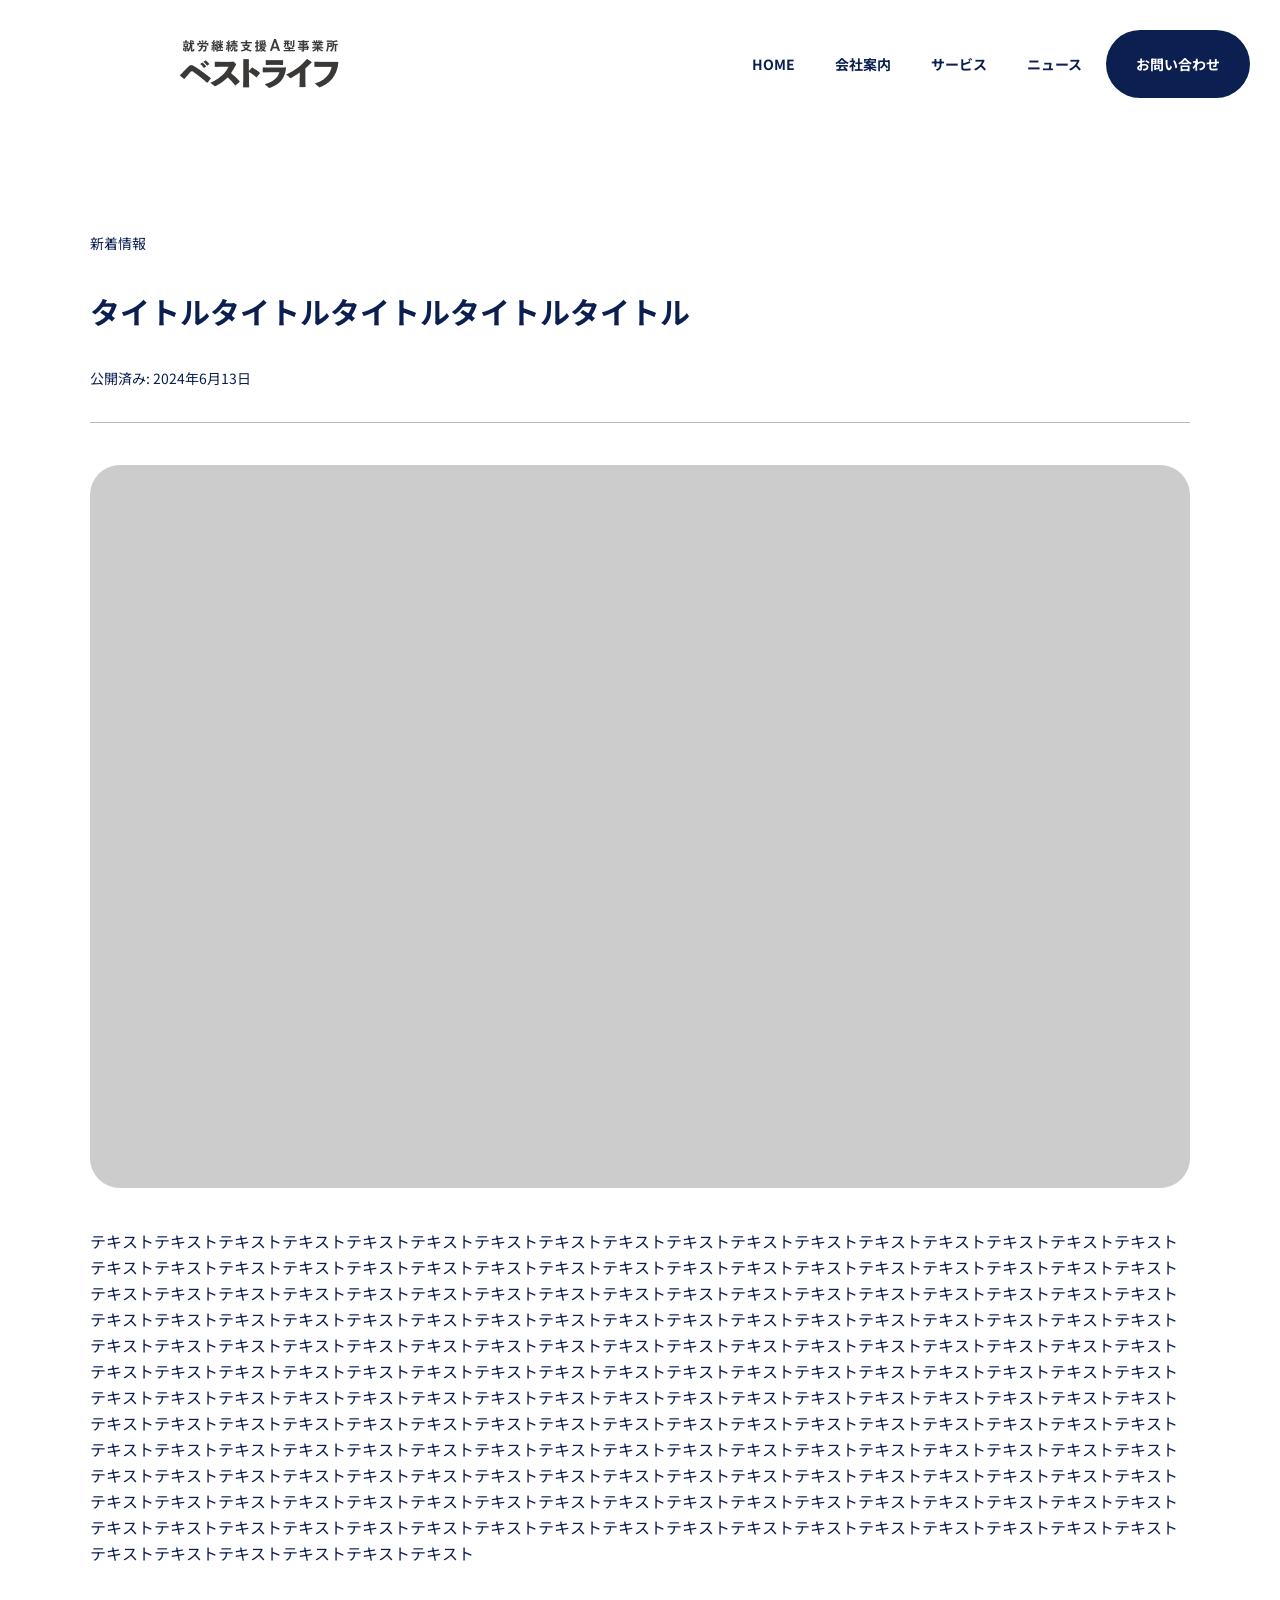
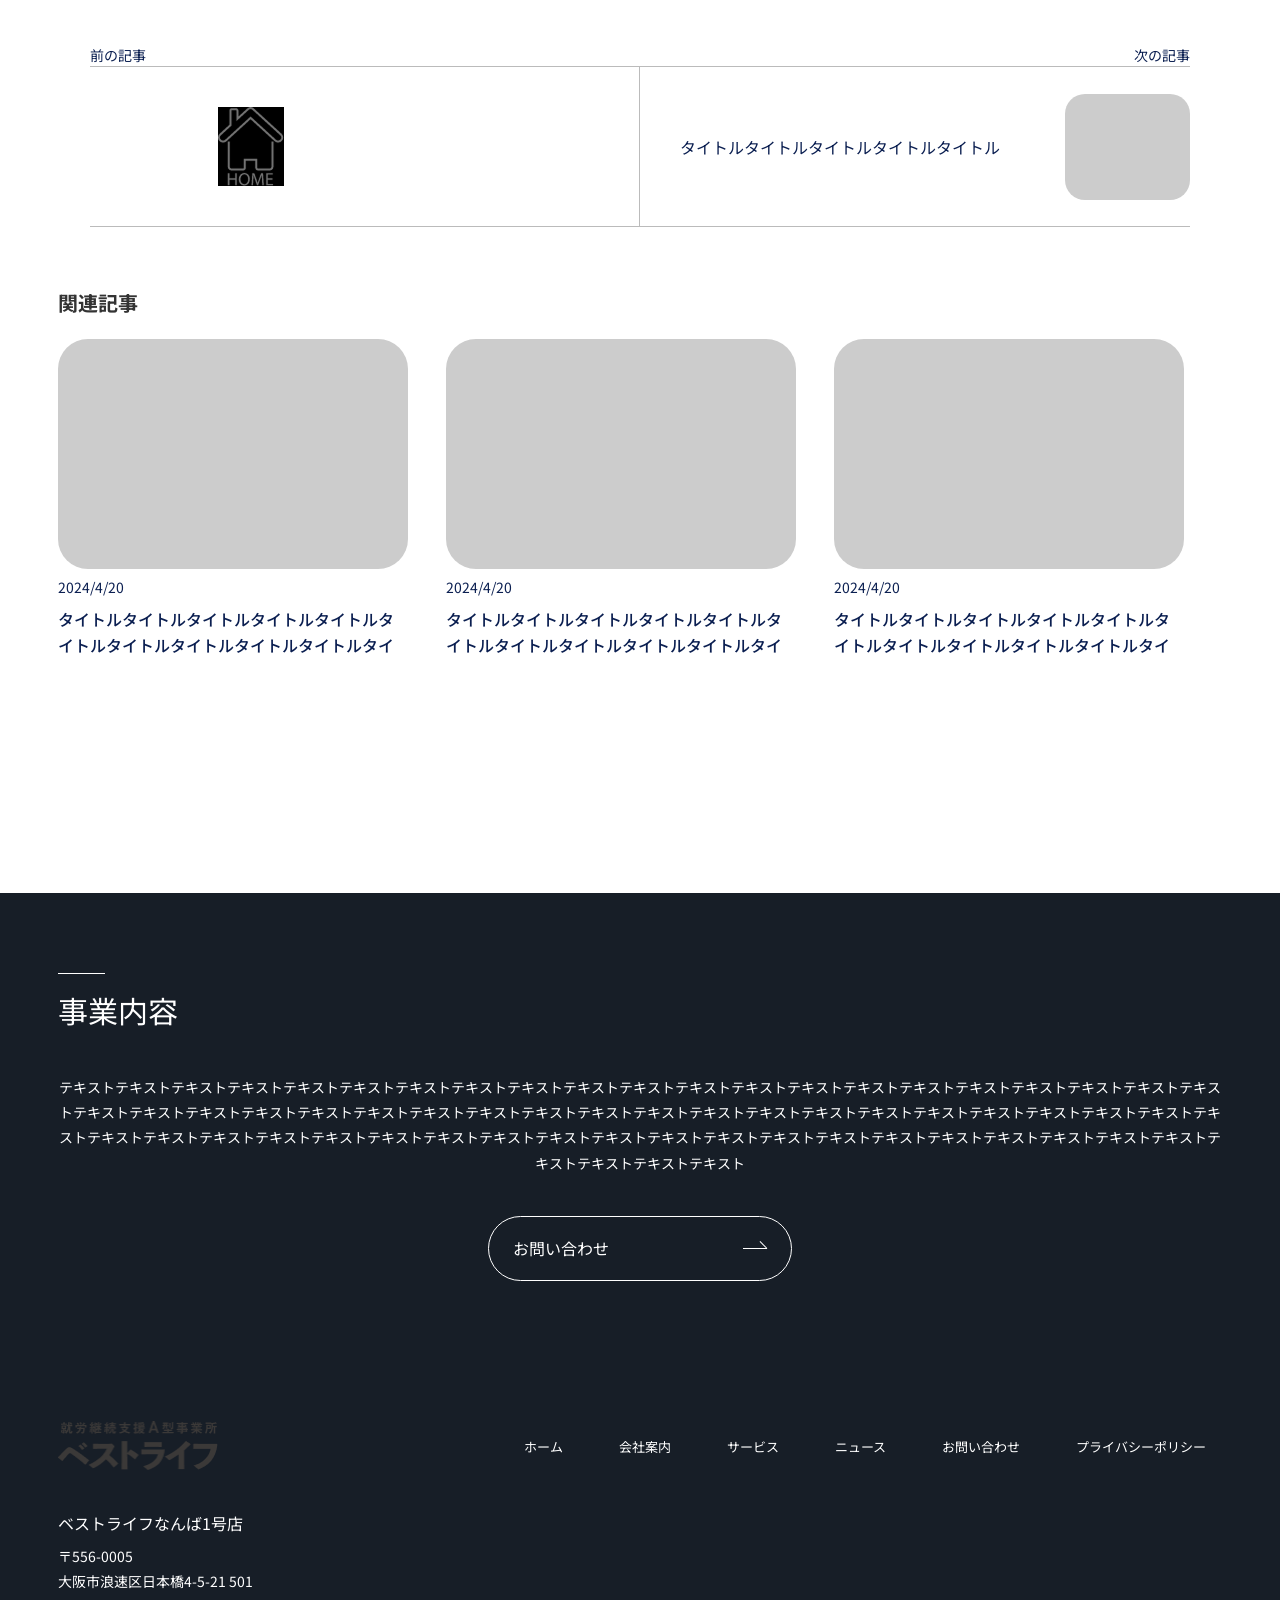
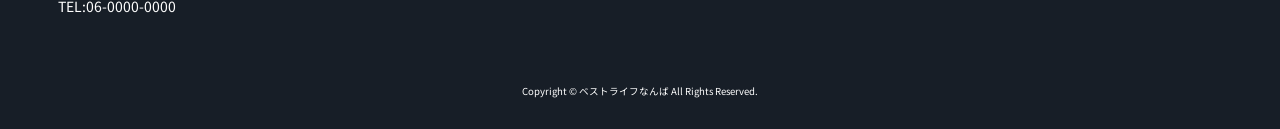
<file: pages/news-detail.html>
<!DOCTYPE html>
<html lang="ja">
<head>
    <meta charset="UTF-8">
    <meta name="viewport" content="width=device-width, initial-scale=1.0">
    <title>記事</title>
    <link rel="preconnect" href="https://fonts.googleapis.com">
    <link rel="preconnect" href="https://fonts.gstatic.com" crossorigin>
    <link href="https://fonts.googleapis.com/css2?family=Noto+Sans+JP:wght@400;700&display=swap" rel="stylesheet">
    <link rel="stylesheet" href="../css/destyle.css">
    <link rel="stylesheet" href="../css/style.css">
</head>
<body>

    <header class="l-header">

        <a class="l-header__logo" href="../index.html">
            <img src="../img/logo.png" alt="ベストライフ">
        </a>

        <nav class="l-header__nav">
            <ul class="c-nav">
                <li class="c-nav__item"><a class="c-nav__link" href="../index.html">HOME</a></li>
                <li class="c-nav__item"><a class="c-nav__link" href="aboutus.html">会社案内</a></li>
                <li class="c-nav__item"><a class="c-nav__link" href="service.html">サービス</a></li>
                <li class="c-nav__item"><a class="c-nav__link" href="news.html">ニュース</a></li>
                <li class="c-nav__item"><a class="c-nav__link c-nav__link--cta" href="contact.html">お問い合わせ</a></li>
            </ul>
        </nav>

    </header>


    <main>

        <article class="p-article">
            <div class="p-article__inner l-inner">
                <header class="p-article__header">
                    <p class="p-article__category">新着情報</p>
                    <h1 class="p-article__title">タイトルタイトルタイトルタイトルタイトル</h1>
                    <p class="p-article__date">公開済み: <time datetime="2024-06-13">2024年6月13日</time></p>
                </header>

                <img class="p-article__img" src="../img/Frame 88.png" alt="">

                <p class="p-article__text">
                    テキストテキストテキストテキストテキストテキストテキストテキストテキストテキストテキストテキストテキストテキストテキストテキストテキストテキストテキストテキストテキストテキストテキストテキストテキストテキストテキストテキストテキストテキストテキストテキストテキストテキストテキストテキストテキストテキストテキストテキストテキストテキストテキストテキストテキストテキストテキストテキストテキストテキストテキストテキストテキストテキストテキストテキストテキストテキストテキストテキストテキストテキストテキストテキストテキストテキストテキストテキストテキストテキストテキストテキストテキストテキストテキストテキストテキストテキストテキストテキストテキストテキストテキストテキストテキストテキストテキストテキストテキストテキストテキストテキストテキストテキストテキストテキストテキストテキストテキストテキストテキストテキストテキストテキストテキストテキストテキストテキストテキストテキストテキストテキストテキストテキストテキストテキストテキストテキストテキストテキストテキストテキストテキストテキストテキストテキストテキストテキストテキストテキストテキストテキストテキストテキストテキストテキストテキストテキストテキストテキストテキストテキストテキストテキストテキストテキストテキストテキストテキストテキストテキストテキストテキストテキストテキストテキストテキストテキストテキストテキストテキストテキストテキストテキストテキストテキストテキストテキストテキストテキストテキストテキストテキストテキストテキストテキストテキストテキストテキストテキストテキストテキストテキストテキストテキストテキストテキストテキストテキストテキストテキストテキストテキストテキストテキストテキストテキストテキストテキストテキストテキストテキストテキストテキストテキストテキストテキストテキストテキストテキスト
                </p>

                <nav class="c-article-nav">
                    <a class="c-article-nav__link c-article-nav__link--prev" href="news.html">
                        <p class="c-article-nav__label">前の記事</p>
                        <img class="c-article-nav__img" src="../img/home_house.png" alt="ホームへ戻る">
                    </a>
                    <a class="c-article-nav__link c-article-nav__link--next" href="#">
                        <p class="c-article-nav__label">次の記事</p>
                        <h3 class="c-article-nav__title">タイトルタイトルタイトルタイトルタイトル</h3>
                        <img class="c-article-nav__img" src="../img/Frame 88.png" alt="">
                    </a>
                </nav>
            </div>
        </article>



        <section class="p-related">
            <div class="p-related__inner l-inner">
                <h2 class="p-related__title">関連記事</h2>
                <ul class="p-related__list">
                    <li class="c-news-card">
                        <a class="c-news-card__link" href="news-detail.html">
                            <img class="c-news-card__img" src="../img/Frame 88.png" alt="">
                            <time class="c-news-card__date" datetime="">2024/4/20</time>
                            <h3 class="c-news-card__title">タイトルタイトルタイトルタイトルタイトルタイトルタイトルタイトルタイトルタイトルタイトルタイトルタイトルタイトルタイトルタイトル</h3>
                        </a>
                    </li>
                    <li class="c-news-card">
                        <a class="c-news-card__link" href="news-detail.html">
                            <img class="c-news-card__img" src="../img/Frame 88.png" alt="">
                            <time class="c-news-card__date" datetime="">2024/4/20</time>
                            <h3 class="c-news-card__title">タイトルタイトルタイトルタイトルタイトルタイトルタイトルタイトルタイトルタイトルタイトルタイトルタイトルタイトルタイトルタイトル</h3>
                        </a>
                    </li>
                    <li class="c-news-card">
                        <a class="c-news-card__link" href="news-detail.html">
                            <img class="c-news-card__img" src="../img/Frame 88.png" alt="">
                            <time class="c-news-card__date" datetime="">2024/4/20</time>
                            <h3 class="c-news-card__title">タイトルタイトルタイトルタイトルタイトルタイトルタイトルタイトルタイトルタイトルタイトルタイトルタイトルタイトルタイトルタイトル</h3>
                        </a>
                    </li>
                </ul>
            </div>
        </section>



        <section class="p-cta">
            <div class="p-cta__inner l-inner">
                <h2 class="c-section-title">事業内容</h2>
                <p class="p-cta__text">テキストテキストテキストテキストテキストテキストテキストテキストテキストテキストテキストテキストテキストテキストテキストテキストテキストテキストテキストテキストテキストテキストテキストテキストテキストテキストテキストテキストテキストテキストテキストテキストテキストテキストテキストテキストテキストテキストテキストテキストテキストテキストテキストテキストテキストテキストテキストテキストテキストテキストテキストテキストテキストテキストテキストテキストテキストテキストテキストテキストテキストテキストテキストテキストテキストテキスト</p>
                <a href="contact.html" class="c-btn c-btn--outline">お問い合わせ</a>
            </div>
        </section>


    </main>


    <footer class="l-footer">
        <div class="l-footer__inner l-inner">
            <div class="l-footer__upper">
                <a href="../index.html" class="l-footer__logo">
                    <img src="../img/logo.png" alt="">
                </a>
                <nav>
                    <ul class="c-nav c-nav--footer">
                        <li class="c-nav__item"><a class="c-nav__link" href="../index.html">ホーム</a></li>
                        <li class="c-nav__item"><a class="c-nav__link" href="aboutus.html">会社案内</a></li>
                        <li class="c-nav__item"><a class="c-nav__link" href="service.html">サービス</a></li>
                        <li class="c-nav__item"><a class="c-nav__link" href="news.html">ニュース</a></li>
                        <li class="c-nav__item"><a class="c-nav__link" href="contact.html">お問い合わせ</a></li>
                        <li class="c-nav__item"><a class="c-nav__link" href="privacy-policy.html">プライバシーポリシー</a></li>
                    </ul>
                </nav>
            </div>

            <address class="l-footer__address">
                <p class="l-footer__shop-name">ベストライフなんば1号店</p>
                <p class="l-footer__address-detail">
                    〒556-0005<br>
                    大阪市浪速区日本橋4-5-21 501<br>
                    TEL:06-0000-0000
                </p>
            </address>

            <div class="l-footer__bottom">
                <small>Copyright &copy; ベストライフなんば All Rights Reserved.</small>
            </div>
        </div>

    </footer>

</body>
</html>
</file>
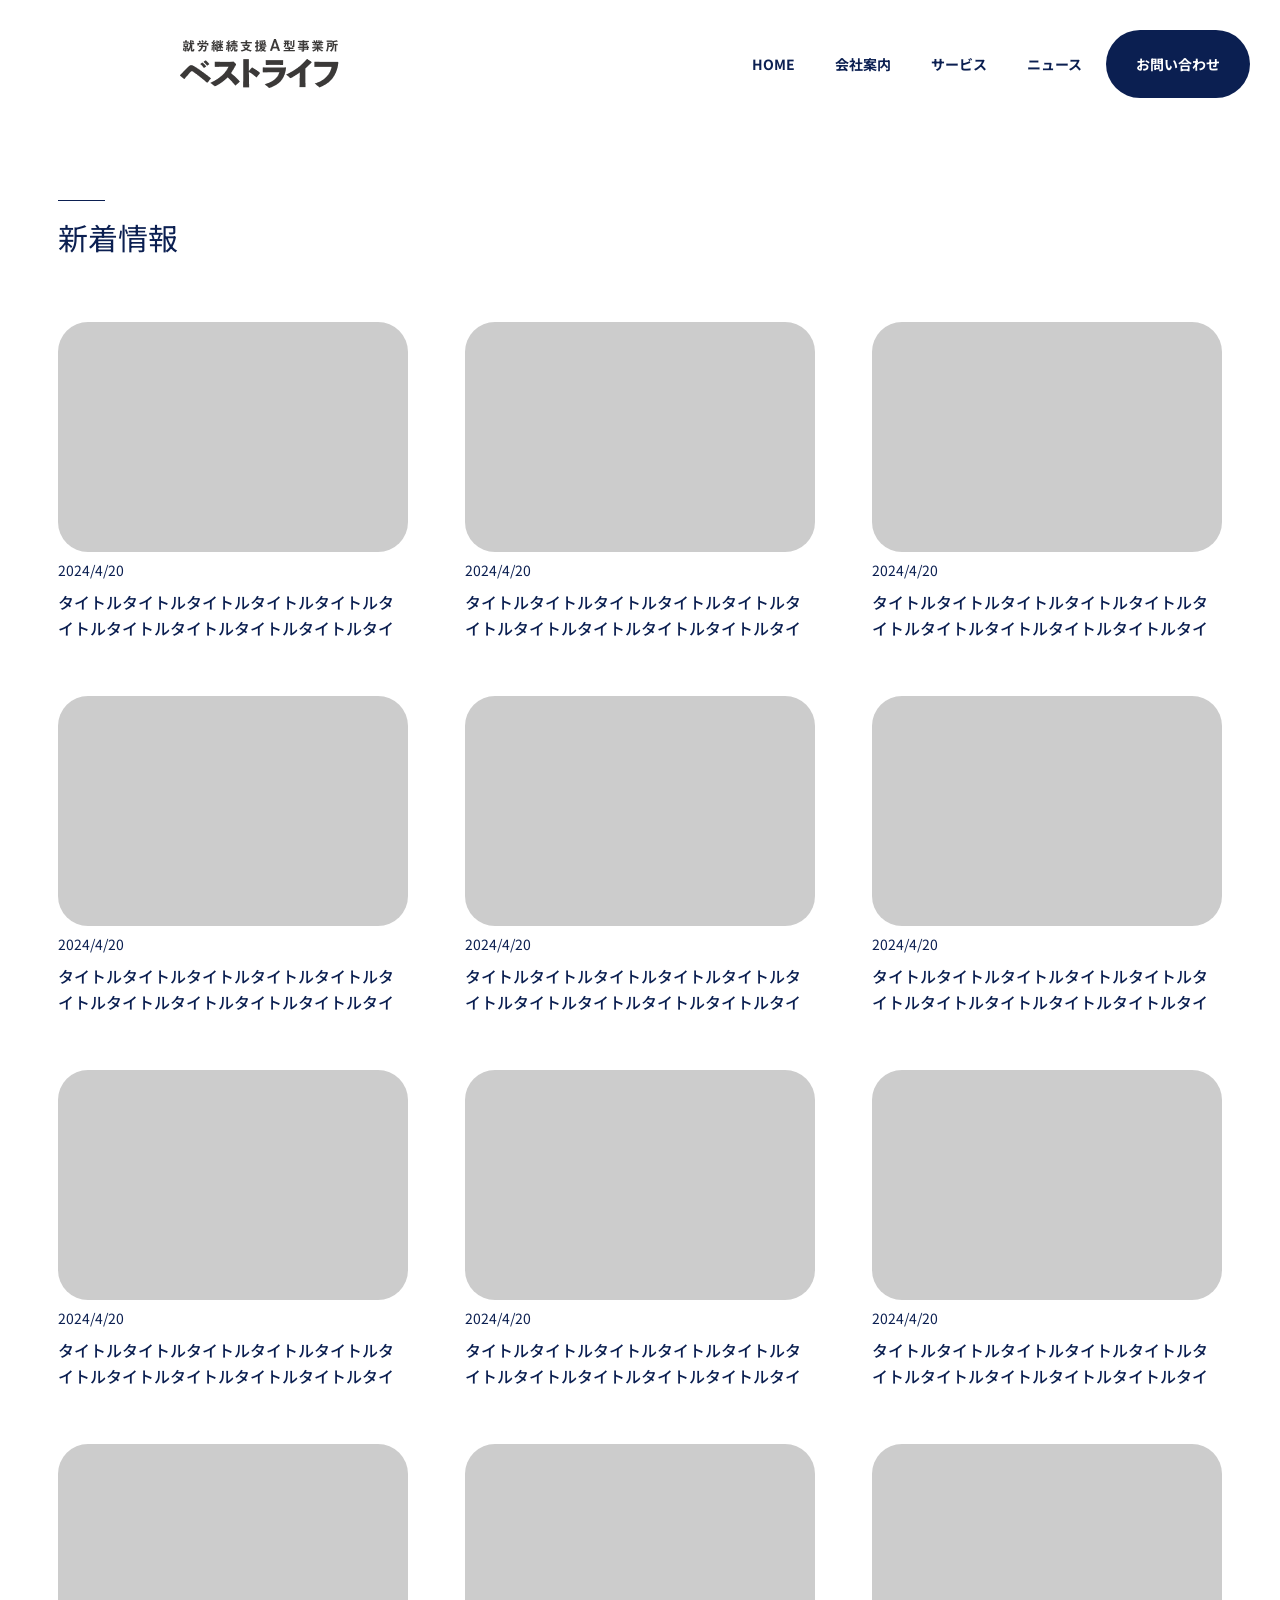
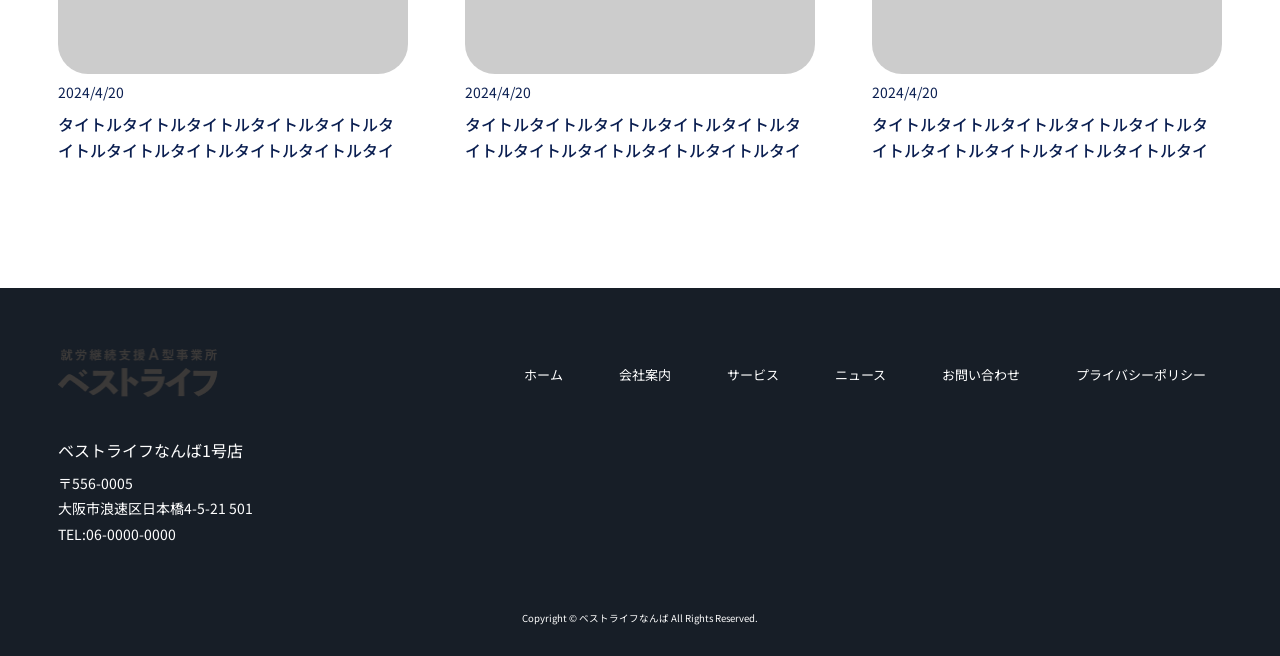
<file: pages/news.html>
<!DOCTYPE html>
<html lang="ja">
<head>
    <meta charset="UTF-8">
    <meta name="viewport" content="width=device-width, initial-scale=1.0">
    <title>新着情報</title>
    <link rel="preconnect" href="https://fonts.googleapis.com">
    <link rel="preconnect" href="https://fonts.gstatic.com" crossorigin>
    <link href="https://fonts.googleapis.com/css2?family=Noto+Sans+JP:wght@400;700&display=swap" rel="stylesheet">
    <link rel="stylesheet" href="../css/destyle.css">
    <link rel="stylesheet" href="../css/style.css">
</head>
<body>

    <header class="l-header">

        <a class="l-header__logo" href="../index.html">
            <img src="../img/logo.png" alt="ベストライフ">
        </a>

        <nav class="l-header__nav">
            <ul class="c-nav">
                <li class="c-nav__item"><a class="c-nav__link" href="../index.html">HOME</a></li>
                <li class="c-nav__item"><a class="c-nav__link" href="aboutus.html">会社案内</a></li>
                <li class="c-nav__item"><a class="c-nav__link" href="service.html">サービス</a></li>
                <li class="c-nav__item"><a class="c-nav__link" href="news.html">ニュース</a></li>
                <li class="c-nav__item"><a class="c-nav__link c-nav__link--cta" href="contact.html">お問い合わせ</a></li>
            </ul>
        </nav>

    </header>


    <main>
        <section class="p-news">
            <div class="p-news__inner l-inner">
                <h1 class="c-section-title">新着情報</h1>
                <ul class="p-news__list">
                    <li class="c-news-card">
                        <a class="c-news-card__link" href="news-detail.html">
                            <img class="c-news-card__img" src="../img/Frame 88.png" alt="">
                            <time class="c-news-card__date" datetime="">2024/4/20</time>
                            <h3 class="c-news-card__title">タイトルタイトルタイトルタイトルタイトルタイトルタイトルタイトルタイトルタイトルタイトルタイトルタイトルタイトルタイトルタイトル</h3>
                        </a>
                    </li>
                    <li class="c-news-card">
                        <a class="c-news-card__link" href="news-detail.html">
                            <img class="c-news-card__img" src="../img/Frame 88.png" alt="">
                            <time class="c-news-card__date" datetime="">2024/4/20</time>
                            <h3 class="c-news-card__title">タイトルタイトルタイトルタイトルタイトルタイトルタイトルタイトルタイトルタイトルタイトルタイトルタイトルタイトルタイトルタイトル</h3>
                        </a>
                    </li>
                    <li class="c-news-card">
                        <a class="c-news-card__link" href="news-detail.html">
                            <img class="c-news-card__img" src="../img/Frame 88.png" alt="">
                            <time class="c-news-card__date" datetime="">2024/4/20</time>
                            <h3 class="c-news-card__title">タイトルタイトルタイトルタイトルタイトルタイトルタイトルタイトルタイトルタイトルタイトルタイトルタイトルタイトルタイトルタイトル</h3>
                        </a>
                    </li>
                    <li class="c-news-card">
                        <a class="c-news-card__link" href="news-detail.html">
                            <img class="c-news-card__img" src="../img/Frame 88.png" alt="">
                            <time class="c-news-card__date" datetime="">2024/4/20</time>
                            <h3 class="c-news-card__title">タイトルタイトルタイトルタイトルタイトルタイトルタイトルタイトルタイトルタイトルタイトルタイトルタイトルタイトルタイトルタイトル</h3>
                        </a>
                    </li>
                    <li class="c-news-card">
                        <a class="c-news-card__link" href="news-detail.html">
                            <img class="c-news-card__img" src="../img/Frame 88.png" alt="">
                            <time class="c-news-card__date" datetime="">2024/4/20</time>
                            <h3 class="c-news-card__title">タイトルタイトルタイトルタイトルタイトルタイトルタイトルタイトルタイトルタイトルタイトルタイトルタイトルタイトルタイトルタイトル</h3>
                        </a>
                    </li>
                    <li class="c-news-card">
                        <a class="c-news-card__link" href="news-detail.html">
                            <img class="c-news-card__img" src="../img/Frame 88.png" alt="">
                            <time class="c-news-card__date" datetime="">2024/4/20</time>
                            <h3 class="c-news-card__title">タイトルタイトルタイトルタイトルタイトルタイトルタイトルタイトルタイトルタイトルタイトルタイトルタイトルタイトルタイトルタイトル</h3>
                        </a>
                    </li>
                    <li class="c-news-card">
                        <a class="c-news-card__link" href="news-detail.html">
                            <img class="c-news-card__img" src="../img/Frame 88.png" alt="">
                            <time class="c-news-card__date" datetime="">2024/4/20</time>
                            <h3 class="c-news-card__title">タイトルタイトルタイトルタイトルタイトルタイトルタイトルタイトルタイトルタイトルタイトルタイトルタイトルタイトルタイトルタイトル</h3>
                        </a>
                    </li>
                    <li class="c-news-card">
                        <a class="c-news-card__link" href="news-detail.html">
                            <img class="c-news-card__img" src="../img/Frame 88.png" alt="">
                            <time class="c-news-card__date" datetime="">2024/4/20</time>
                            <h3 class="c-news-card__title">タイトルタイトルタイトルタイトルタイトルタイトルタイトルタイトルタイトルタイトルタイトルタイトルタイトルタイトルタイトルタイトル</h3>
                        </a>
                    </li>
                    <li class="c-news-card">
                        <a class="c-news-card__link" href="news-detail.html">
                            <img class="c-news-card__img" src="../img/Frame 88.png" alt="">
                            <time class="c-news-card__date" datetime="">2024/4/20</time>
                            <h3 class="c-news-card__title">タイトルタイトルタイトルタイトルタイトルタイトルタイトルタイトルタイトルタイトルタイトルタイトルタイトルタイトルタイトルタイトル</h3>
                        </a>
                    </li>
                    <li class="c-news-card">
                        <a class="c-news-card__link" href="news-detail.html">
                            <img class="c-news-card__img" src="../img/Frame 88.png" alt="">
                            <time class="c-news-card__date" datetime="">2024/4/20</time>
                            <h3 class="c-news-card__title">タイトルタイトルタイトルタイトルタイトルタイトルタイトルタイトルタイトルタイトルタイトルタイトルタイトルタイトルタイトルタイトル</h3>
                        </a>
                    </li>
                    <li class="c-news-card">
                        <a class="c-news-card__link" href="news-detail.html">
                            <img class="c-news-card__img" src="../img/Frame 88.png" alt="">
                            <time class="c-news-card__date" datetime="">2024/4/20</time>
                            <h3 class="c-news-card__title">タイトルタイトルタイトルタイトルタイトルタイトルタイトルタイトルタイトルタイトルタイトルタイトルタイトルタイトルタイトルタイトル</h3>
                        </a>
                    </li>
                    <li class="c-news-card">
                        <a class="c-news-card__link" href="news-detail.html">
                            <img class="c-news-card__img" src="../img/Frame 88.png" alt="">
                            <time class="c-news-card__date" datetime="">2024/4/20</time>
                            <h3 class="c-news-card__title">タイトルタイトルタイトルタイトルタイトルタイトルタイトルタイトルタイトルタイトルタイトルタイトルタイトルタイトルタイトルタイトル</h3>
                        </a>
                    </li>
                </ul>
            </div>
        </section>

    </main>


    <footer class="l-footer">
        <div class="l-footer__inner l-inner">
            <div class="l-footer__upper">
                <a href="../index.html" class="l-footer__logo">
                    <img src="../img/logo.png" alt="">
                </a>
                <nav>
                    <ul class="c-nav c-nav--footer">
                        <li class="c-nav__item"><a class="c-nav__link" href="../index.html">ホーム</a></li>
                        <li class="c-nav__item"><a class="c-nav__link" href="aboutus.html">会社案内</a></li>
                        <li class="c-nav__item"><a class="c-nav__link" href="service.html">サービス</a></li>
                        <li class="c-nav__item"><a class="c-nav__link" href="news.html">ニュース</a></li>
                        <li class="c-nav__item"><a class="c-nav__link" href="contact.html">お問い合わせ</a></li>
                        <li class="c-nav__item"><a class="c-nav__link" href="privacy-policy.html">プライバシーポリシー</a></li>
                    </ul>
                </nav>
            </div>

            <address class="l-footer__address">
                <p class="l-footer__shop-name">ベストライフなんば1号店</p>
                <p class="l-footer__address-detail">
                    〒556-0005<br>
                    大阪市浪速区日本橋4-5-21 501<br>
                    TEL:06-0000-0000
                </p>
            </address>

            <div class="l-footer__bottom">
                <small>Copyright &copy; ベストライフなんば All Rights Reserved.</small>
            </div>
        </div>

    </footer>

</body>
</html>
</file>
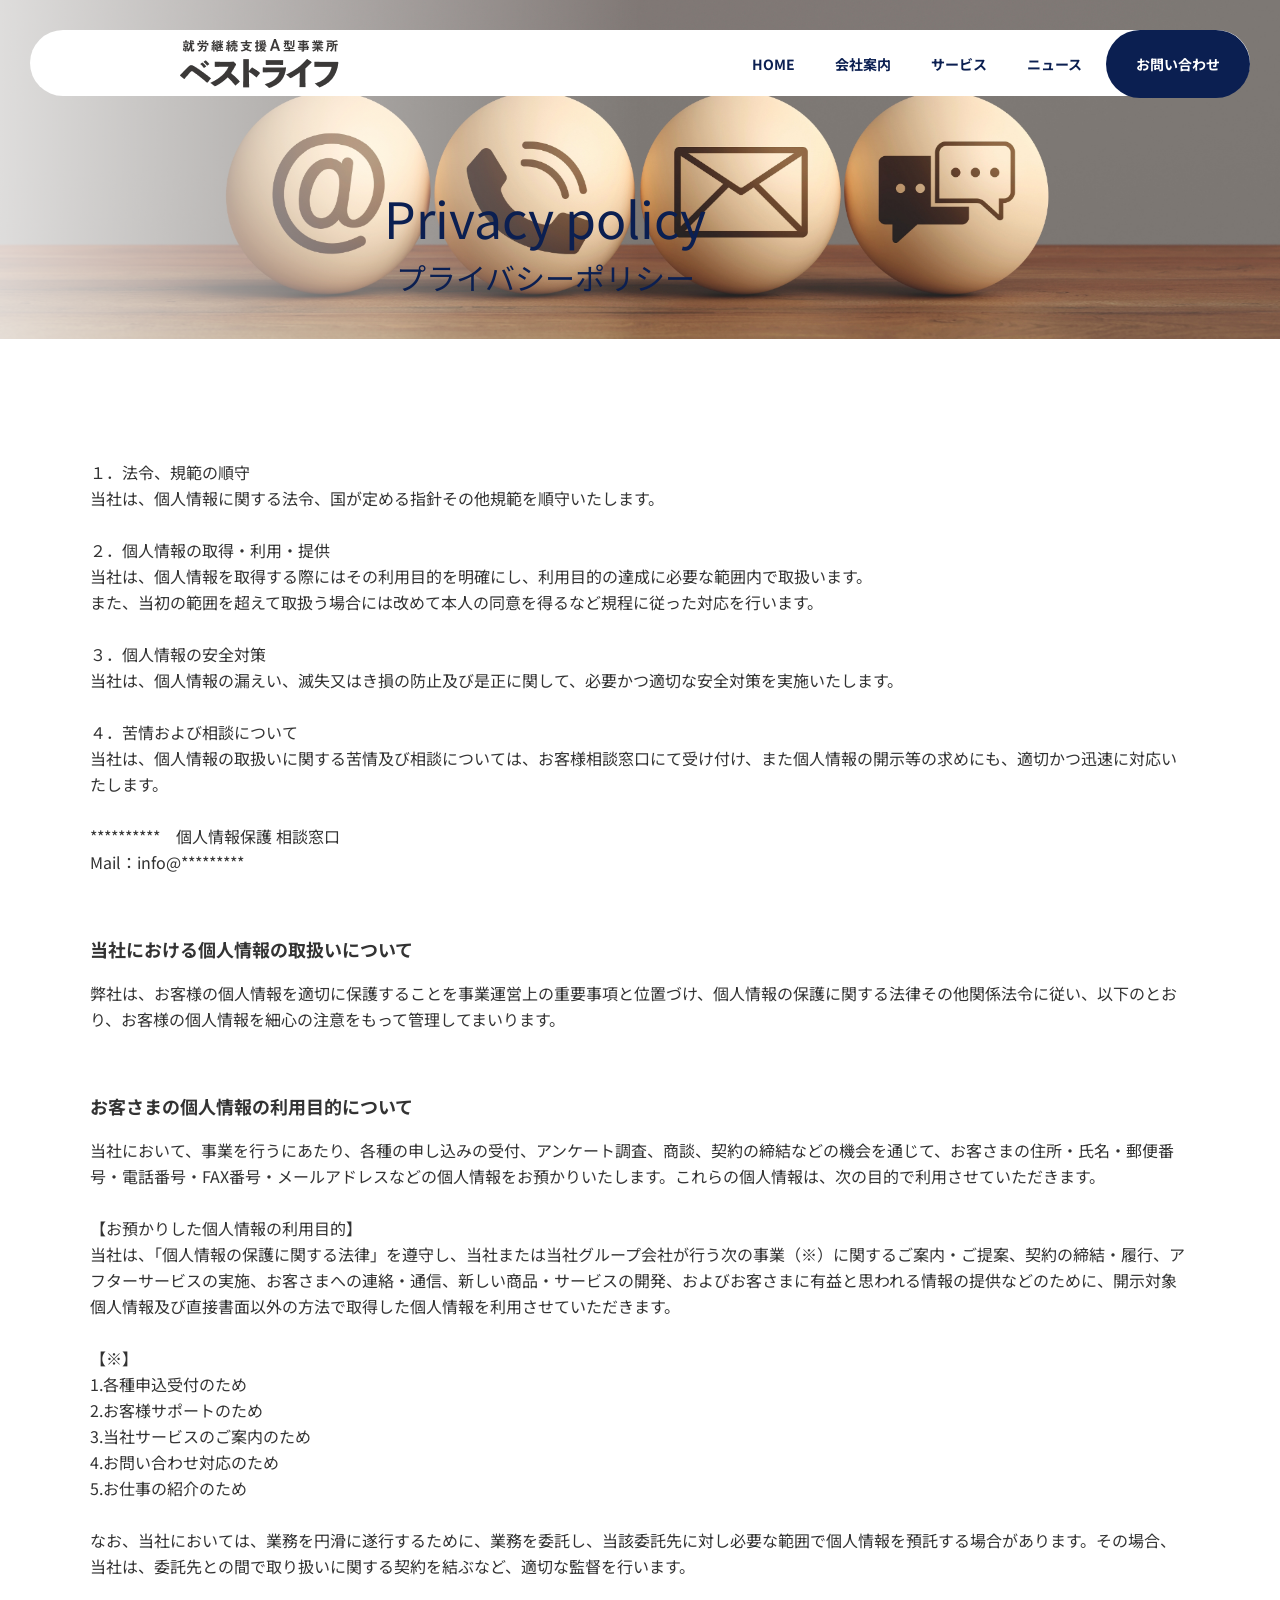
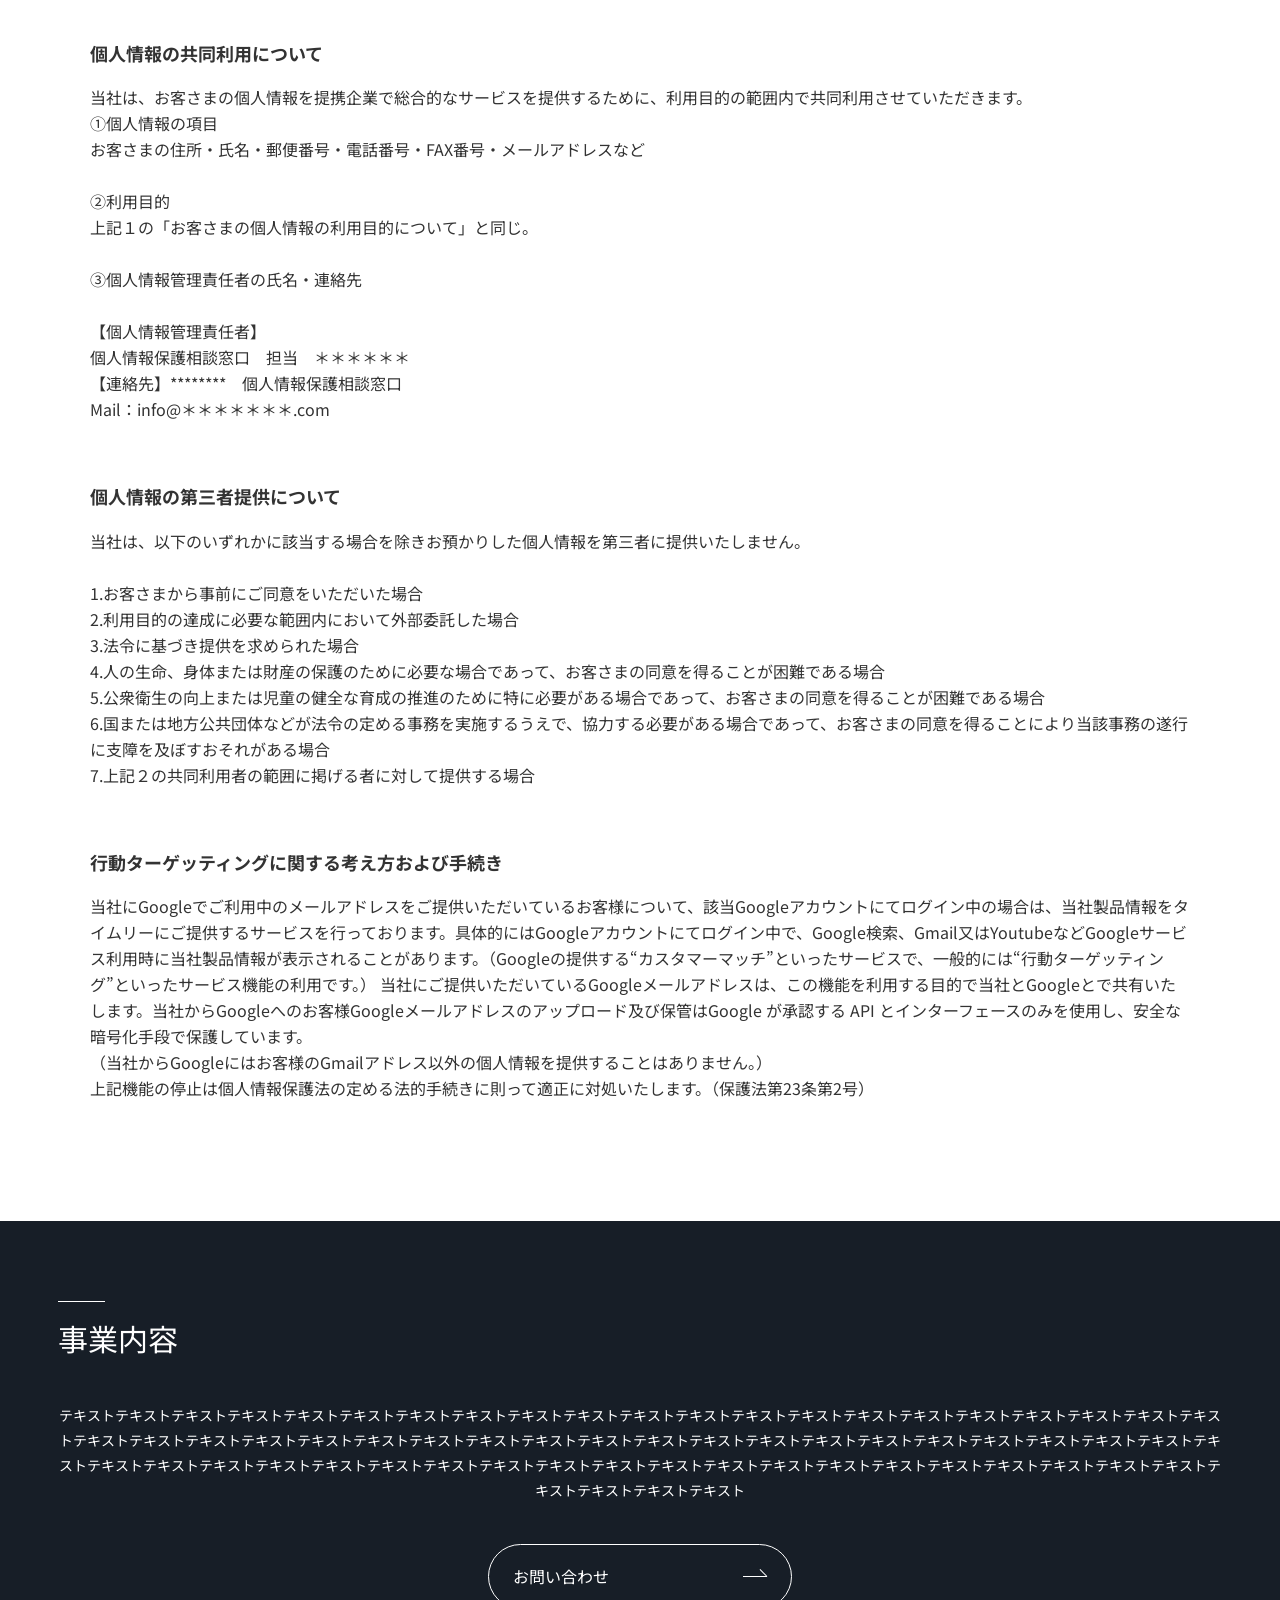
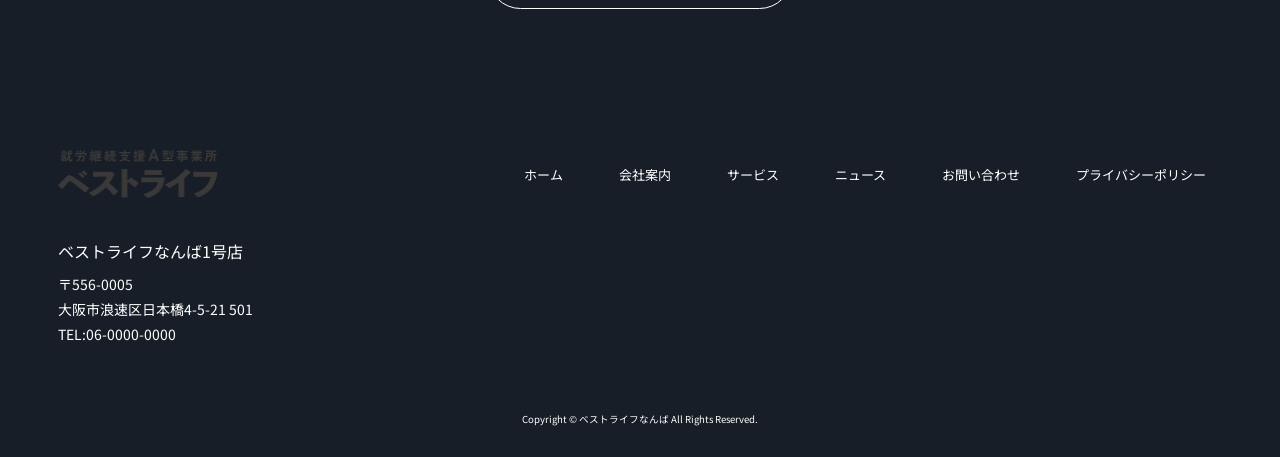
<file: pages/privacy-policy.html>
<!DOCTYPE html>
<html lang="ja">
<head>
    <meta charset="UTF-8">
    <meta name="viewport" content="width=device-width, initial-scale=1.0">
    <title>プライバシーポリシー</title>
    <link rel="preconnect" href="https://fonts.googleapis.com">
    <link rel="preconnect" href="https://fonts.gstatic.com" crossorigin>
    <link href="https://fonts.googleapis.com/css2?family=Noto+Sans+JP:wght@400;700&display=swap" rel="stylesheet">
    <link rel="stylesheet" href="../css/destyle.css">
    <link rel="stylesheet" href="../css/style.css">
</head>
<body>

    <header class="l-header">

        <a class="l-header__logo" href="../index.html">
            <img src="../img/logo.png" alt="ベストライフ">
        </a>

        <nav class="l-header__nav">
            <ul class="c-nav">
                <li class="c-nav__item"><a class="c-nav__link" href="../index.html">HOME</a></li>
                <li class="c-nav__item"><a class="c-nav__link" href="aboutus.html">会社案内</a></li>
                <li class="c-nav__item"><a class="c-nav__link" href="service.html">サービス</a></li>
                <li class="c-nav__item"><a class="c-nav__link" href="news.html">ニュース</a></li>
                <li class="c-nav__item"><a class="c-nav__link c-nav__link--cta" href="contact.html">お問い合わせ</a></li>
            </ul>
        </nav>

    </header>


    <main>

        <section class="p-page-header">

            <div class="p-page-header__catch">
                <p class="p-page-header__title">Privacy policy</p>
                <p class="p-page-header__subtitle">プライバシーポリシー</p>
            </div>

            <img class="p-page-header__img" src="../img/contact.jpg" alt="">

        </section>


        <section class="p-policy">
            <div class="p-policy__inner l-inner">

                <div class="p-policy__block">
                    <p class="p-policy__text">
                        １．法令、規範の順守<br>
                        当社は、個人情報に関する法令、国が定める指針その他規範を順守いたします。<br>
                        <br>
                        ２．個人情報の取得・利用・提供<br>
                        当社は、個人情報を取得する際にはその利用目的を明確にし、利用目的の達成に必要な範囲内で取扱います。<br>
                        また、当初の範囲を超えて取扱う場合には改めて本人の同意を得るなど規程に従った対応を行います。<br>
                        <br>
                        ３．個人情報の安全対策<br>
                        当社は、個人情報の漏えい、滅失又はき損の防止及び是正に関して、必要かつ適切な安全対策を実施いたします。<br>
                        <br>
                        ４．苦情および相談について<br>
                        当社は、個人情報の取扱いに関する苦情及び相談については、お客様相談窓口にて受け付け、また個人情報の開示等の求めにも、適切かつ迅速に対応いたします。<br>
                        <br>
                        **********　個人情報保護 相談窓口<br>
                        Mail：info@*********
                    </p>
                </div>

                <div class="p-policy__block">
                    <h3 class="p-policy__heading">当社における個人情報の取扱いについて</h3>
                    <p class="p-policy__text">
                        弊社は、お客様の個人情報を適切に保護することを事業運営上の重要事項と位置づけ、個人情報の保護に関する法律その他関係法令に従い、以下のとおり、お客様の個人情報を細心の注意をもって管理してまいります。
                    </p>
                </div>

                <div class="p-policy__block">
                    <h3 class="p-policy__heading">お客さまの個人情報の利用目的について</h3>
                    <p class="p-policy__text">
                        当社において、事業を行うにあたり、各種の申し込みの受付、アンケート調査、商談、契約の締結などの機会を通じて、お客さまの住所・氏名・郵便番号・電話番号・FAX番号・メールアドレスなどの個人情報をお預かりいたします。これらの個人情報は、次の目的で利用させていただきます。<br>
                        <br>
                        【お預かりした個人情報の利用目的】<br>
                        当社は、「個人情報の保護に関する法律」を遵守し、当社または当社グループ会社が行う次の事業（※）に関するご案内・ご提案、契約の締結・履行、アフターサービスの実施、お客さまへの連絡・通信、新しい商品・サービスの開発、およびお客さまに有益と思われる情報の提供などのために、開示対象個人情報及び直接書面以外の方法で取得した個人情報を利用させていただきます。<br>
                        <br>
                        【※】<br>
                        1.各種申込受付のため<br>
                        2.お客様サポートのため<br>
                        3.当社サービスのご案内のため<br>
                        4.お問い合わせ対応のため<br>
                        5.お仕事の紹介のため<br>
                        <br>
                        なお、当社においては、業務を円滑に遂行するために、業務を委託し、当該委託先に対し必要な範囲で個人情報を預託する場合があります。その場合、当社は、委託先との間で取り扱いに関する契約を結ぶなど、適切な監督を行います。
                    </p>
                </div>

                <div class="p-policy__block">
                    <h3 class="p-policy__heading">個人情報の共同利用について</h3>
                    <p class="p-policy__text">
                        当社は、お客さまの個人情報を提携企業で総合的なサービスを提供するために、利用目的の範囲内で共同利用させていただきます。
                        <br>
                        ①個人情報の項目<br>
                        お客さまの住所・氏名・郵便番号・電話番号・FAX番号・メールアドレスなど<br>
                        <br>
                        ②利用目的<br>
                        上記１の「お客さまの個人情報の利用目的について」と同じ。<br>
                        <br>
                        ③個人情報管理責任者の氏名・連絡先<br>
                        <br>
                        【個人情報管理責任者】<br>
                        個人情報保護相談窓口　担当　＊＊＊＊＊＊<br>
                        【連絡先】********　個人情報保護相談窓口<br>
                        Mail：info@＊＊＊＊＊＊＊.com
                    </p>
                </div>

                <div class="p-policy__block">
                    <h3 class="p-policy__heading">個人情報の第三者提供について</h3>
                    <p class="p-policy__text">
                        当社は、以下のいずれかに該当する場合を除きお預かりした個人情報を第三者に提供いたしません。<br>
                        <br>
                        1.お客さまから事前にご同意をいただいた場合<br>
                        2.利用目的の達成に必要な範囲内において外部委託した場合<br>
                        3.法令に基づき提供を求められた場合<br>
                        4.人の生命、身体または財産の保護のために必要な場合であって、お客さまの同意を得ることが困難である場合<br>
                        5.公衆衛生の向上または児童の健全な育成の推進のために特に必要がある場合であって、お客さまの同意を得ることが困難である場合<br>
                        6.国または地方公共団体などが法令の定める事務を実施するうえで、協力する必要がある場合であって、お客さまの同意を得ることにより当該事務の遂行に支障を及ぼすおそれがある場合<br>
                        7.上記２の共同利用者の範囲に掲げる者に対して提供する場合
                    </p>
                </div>

                <div class="p-policy__block">
                    <h3 class="p-policy__heading">行動ターゲッティングに関する考え方および手続き</h3>
                    <p class="p-policy__text">
                        当社にGoogleでご利用中のメールアドレスをご提供いただいているお客様について、該当Googleアカウントにてログイン中の場合は、当社製品情報をタイムリーにご提供するサービスを行っております。具体的にはGoogleアカウントにてログイン中で、Google検索、Gmail又はYoutubeなどGoogleサービス利用時に当社製品情報が表示されることがあります。（Googleの提供する“カスタマーマッチ”といったサービスで、一般的には“行動ターゲッティング”といったサービス機能の利用です。） 当社にご提供いただいているGoogleメールアドレスは、この機能を利用する目的で当社とGoogleとで共有いたします。当社からGoogleへのお客様Googleメールアドレスのアップロード及び保管はGoogle が承認する API とインターフェースのみを使用し、安全な暗号化手段で保護しています。<br>
                        （当社からGoogleにはお客様のGmailアドレス以外の個人情報を提供することはありません。）<br>
                        上記機能の停止は個人情報保護法の定める法的手続きに則って適正に対処いたします。（保護法第23条第2号）
                    </p>
                </div>

            </div>
        </section>

        <section class="p-cta">
            <div class="p-cta__inner l-inner">
                <h2 class="c-section-title">事業内容</h2>
                <p class="p-cta__text">テキストテキストテキストテキストテキストテキストテキストテキストテキストテキストテキストテキストテキストテキストテキストテキストテキストテキストテキストテキストテキストテキストテキストテキストテキストテキストテキストテキストテキストテキストテキストテキストテキストテキストテキストテキストテキストテキストテキストテキストテキストテキストテキストテキストテキストテキストテキストテキストテキストテキストテキストテキストテキストテキストテキストテキストテキストテキストテキストテキストテキストテキストテキストテキストテキストテキスト</p>
                <a href="contact.html" class="c-btn c-btn--outline">お問い合わせ</a>
            </div>
        </section>


    </main>


    <footer class="l-footer">
        <div class="l-footer__inner l-inner">
            <div class="l-footer__upper">
                <a href="../index.html" class="l-footer__logo">
                    <img src="../img/logo.png" alt="">
                </a>
                <nav>
                    <ul class="c-nav c-nav--footer">
                        <li class="c-nav__item"><a class="c-nav__link" href="../index.html">ホーム</a></li>
                        <li class="c-nav__item"><a class="c-nav__link" href="aboutus.html">会社案内</a></li>
                        <li class="c-nav__item"><a class="c-nav__link" href="service.html">サービス</a></li>
                        <li class="c-nav__item"><a class="c-nav__link" href="news.html">ニュース</a></li>
                        <li class="c-nav__item"><a class="c-nav__link" href="contact.html">お問い合わせ</a></li>
                        <li class="c-nav__item"><a class="c-nav__link" href="privacy-policy.html">プライバシーポリシー</a></li>
                    </ul>
                </nav>
            </div>

            <address class="l-footer__address">
                <p class="l-footer__shop-name">ベストライフなんば1号店</p>
                <p class="l-footer__address-detail">
                    〒556-0005<br>
                    大阪市浪速区日本橋4-5-21 501<br>
                    TEL:06-0000-0000
                </p>
            </address>

            <div class="l-footer__bottom">
                <small>Copyright &copy; ベストライフなんば All Rights Reserved.</small>
            </div>
        </div>

    </footer>

</body>
</html>
</file>
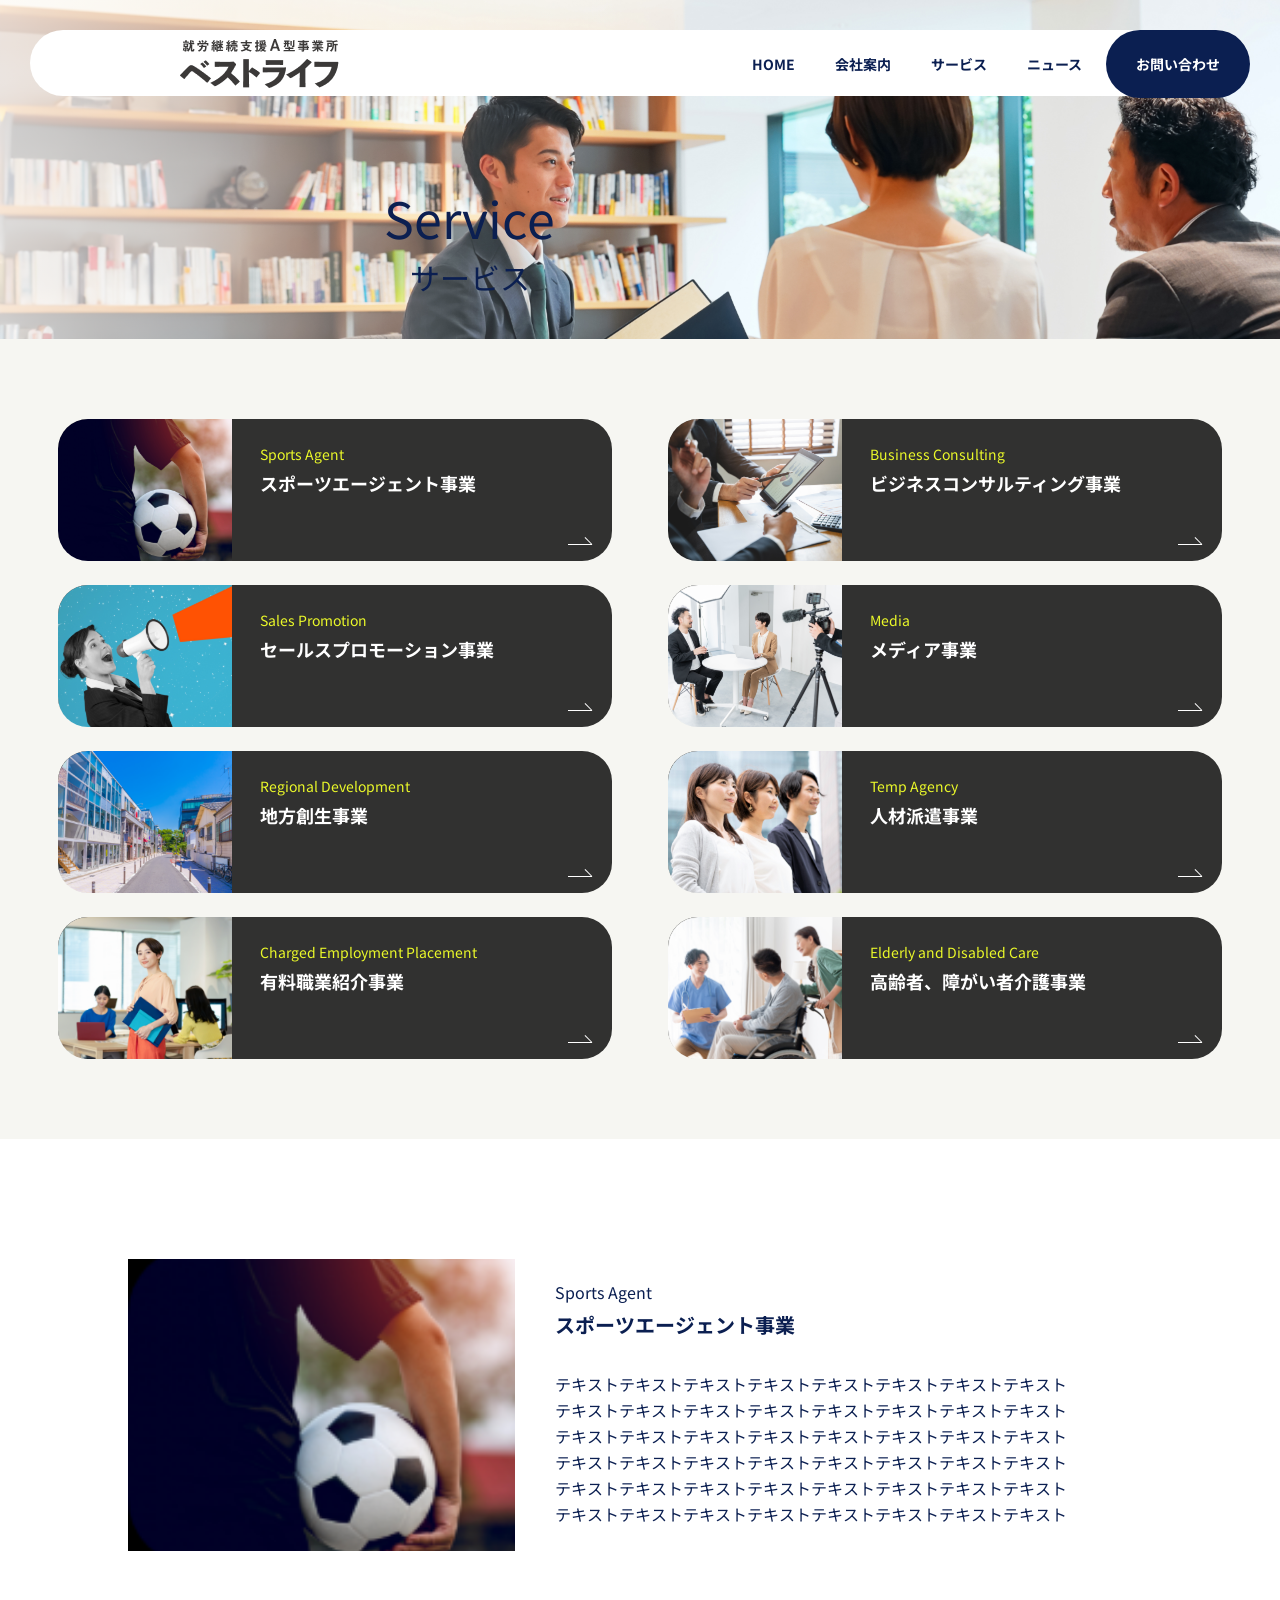
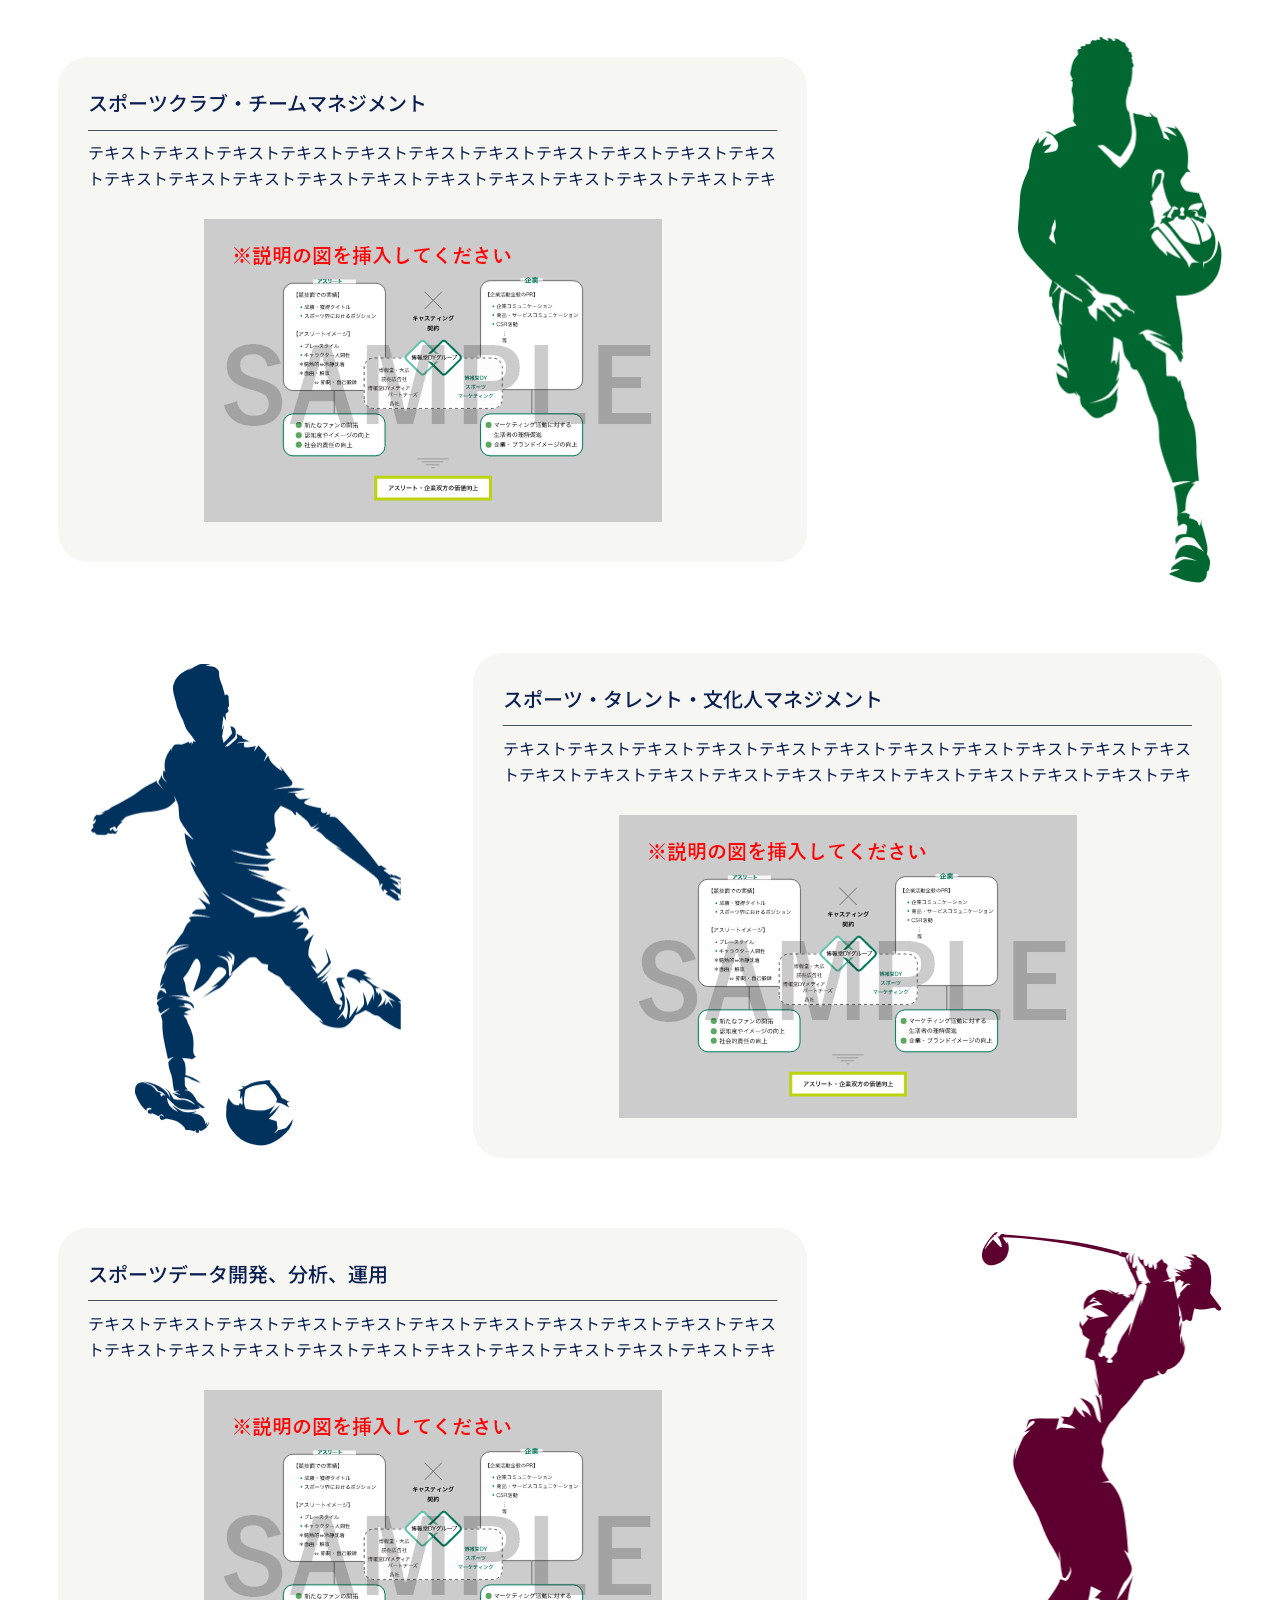
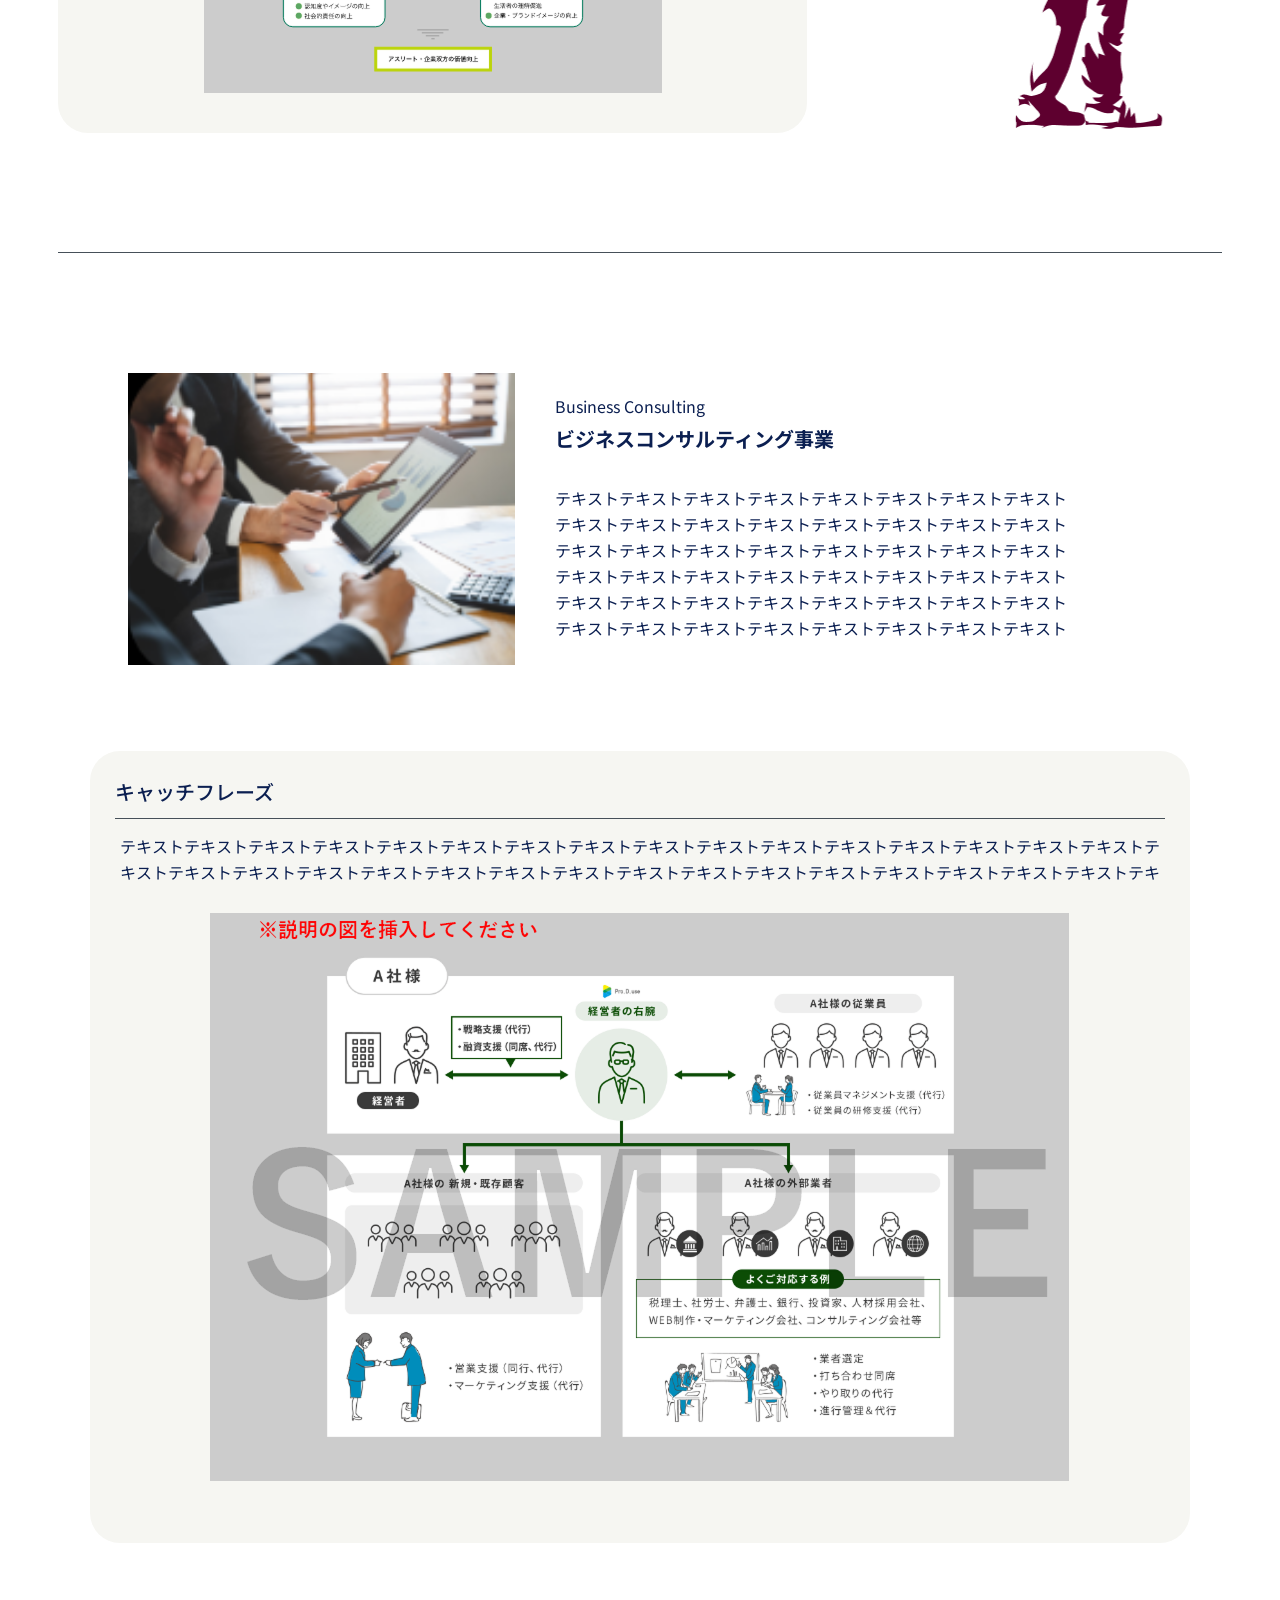
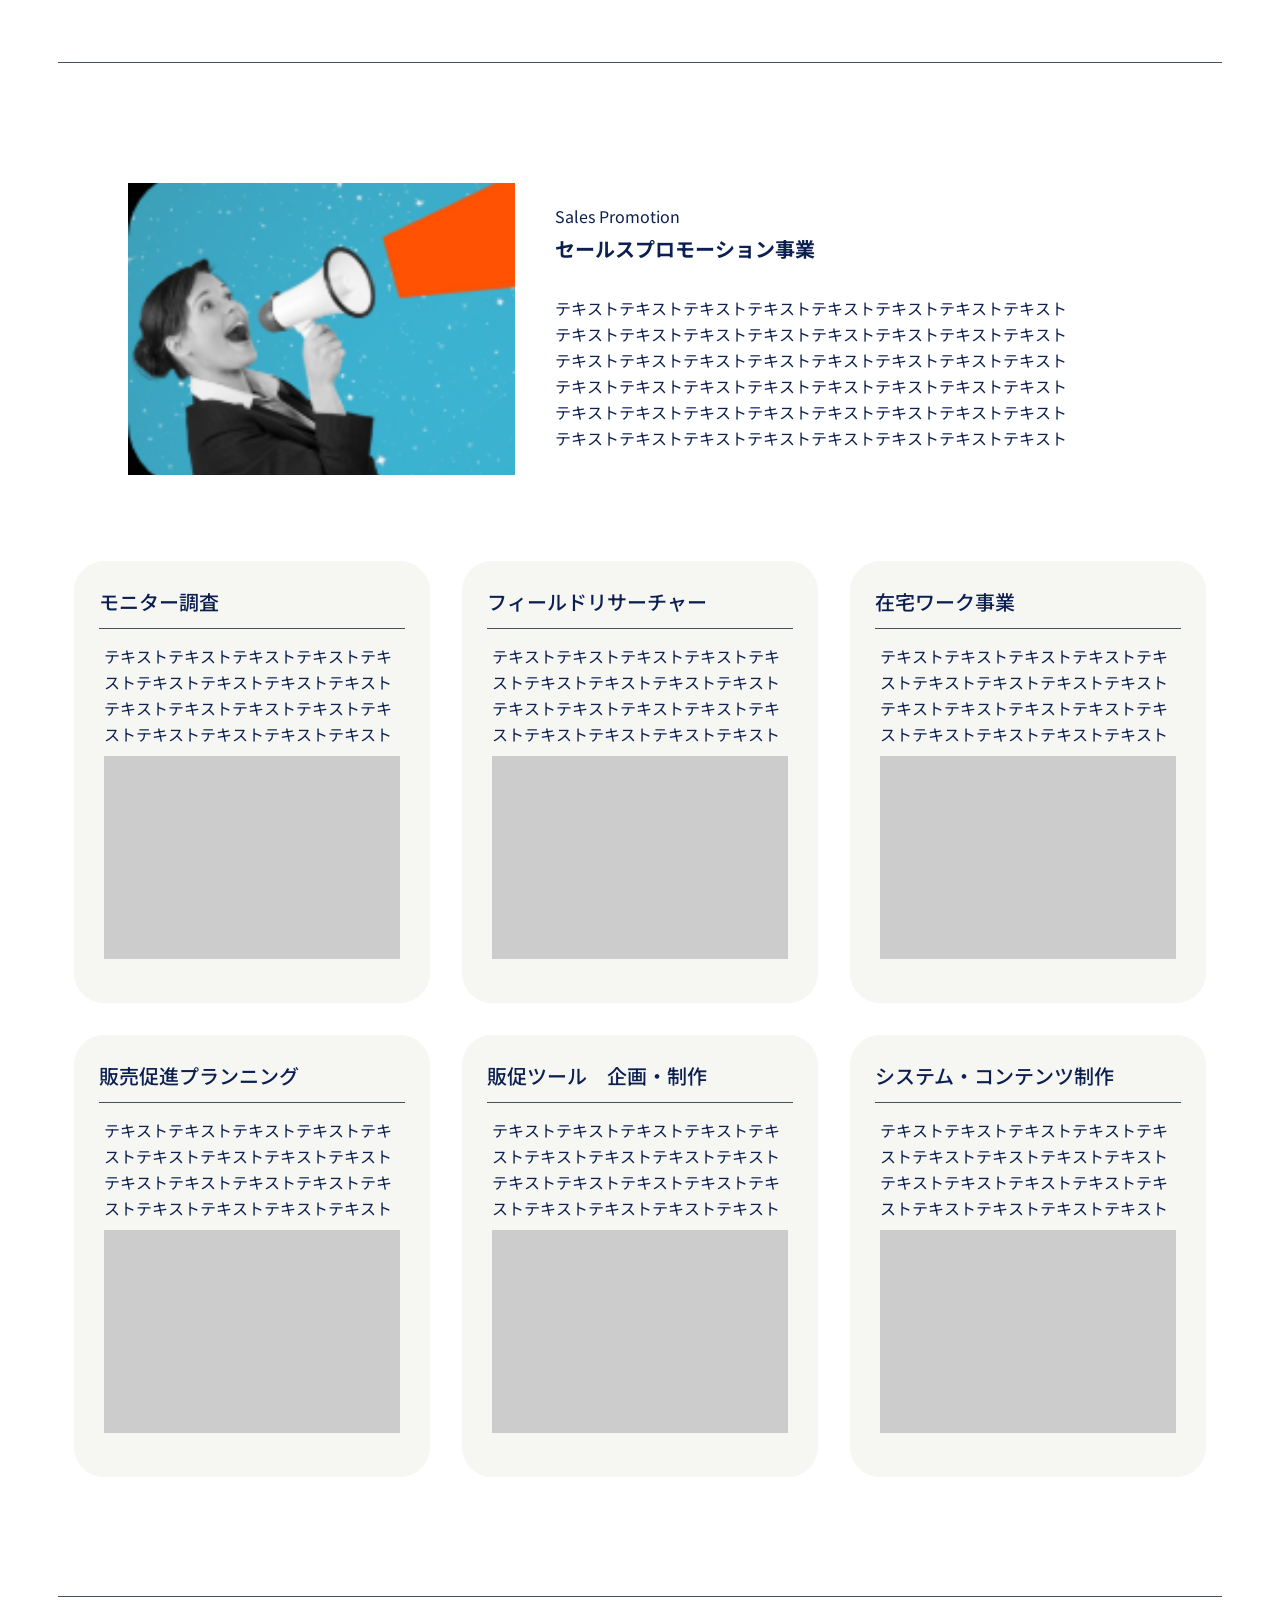
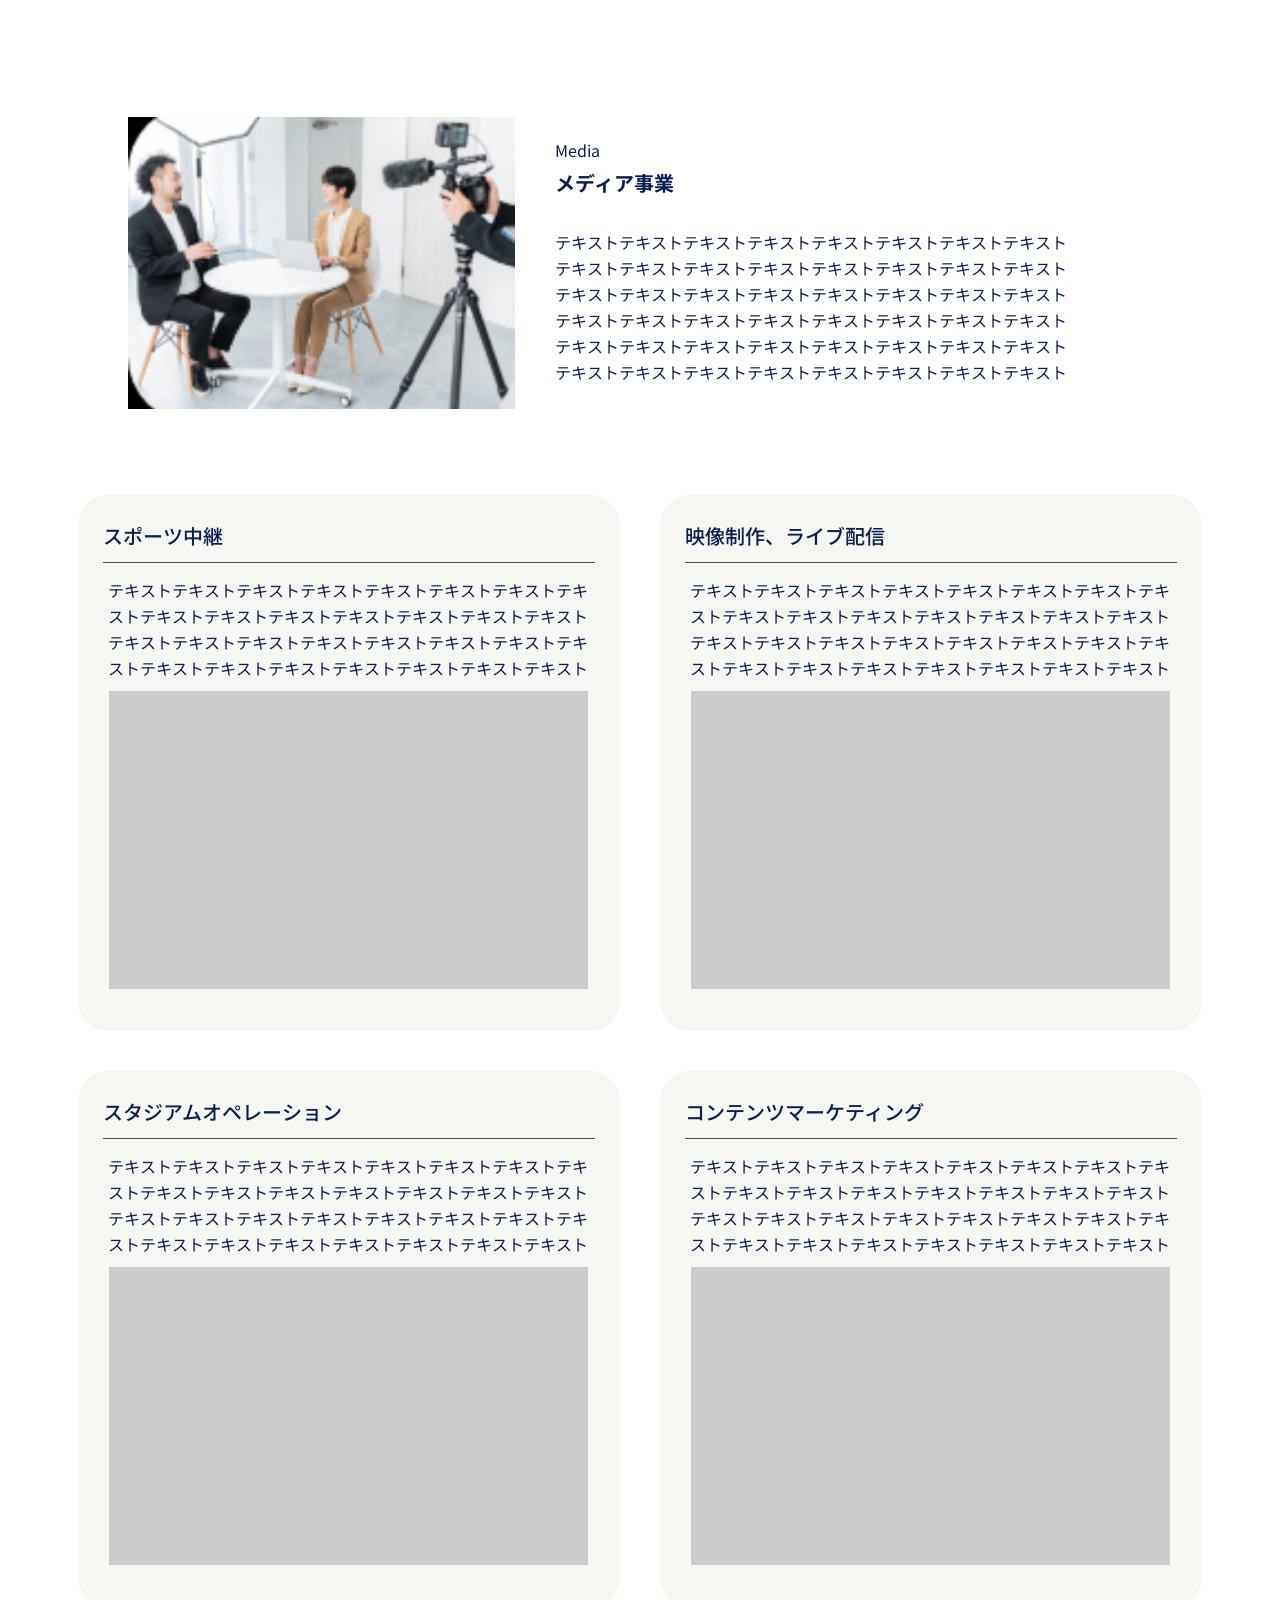
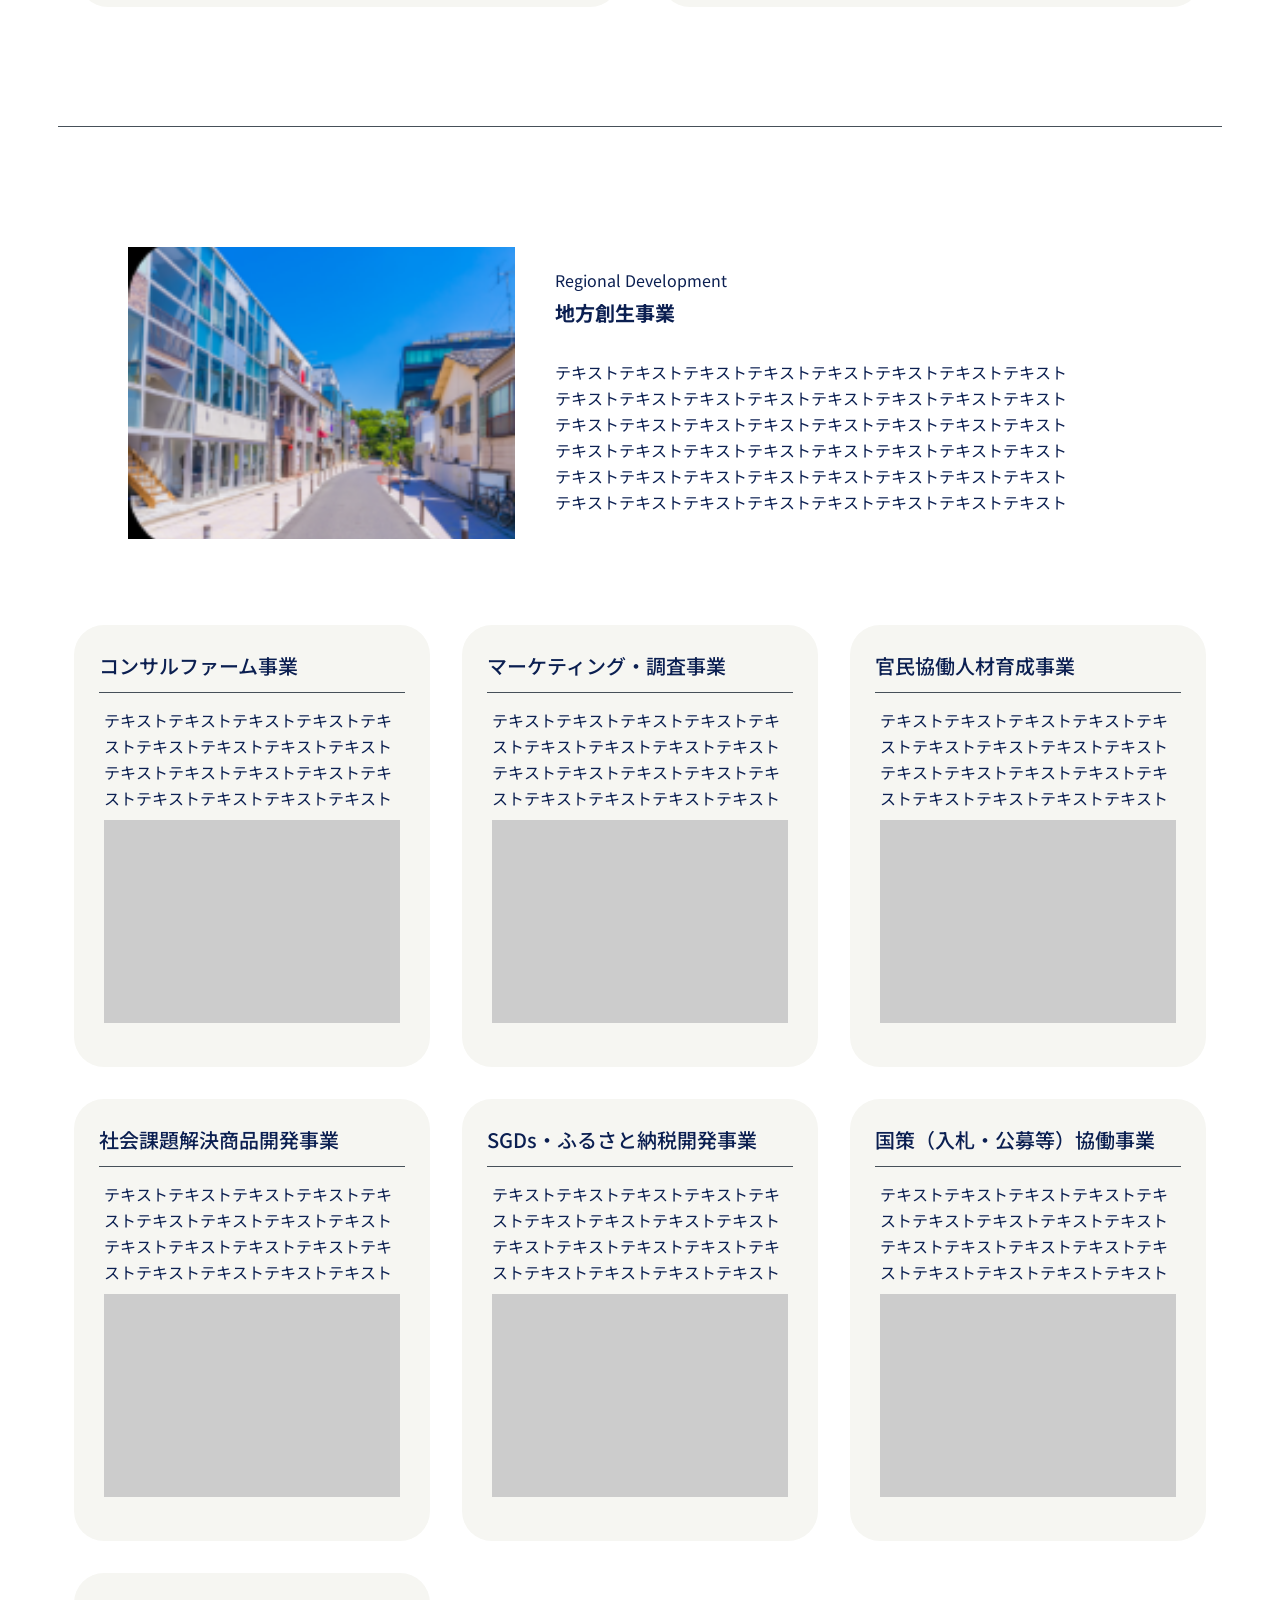
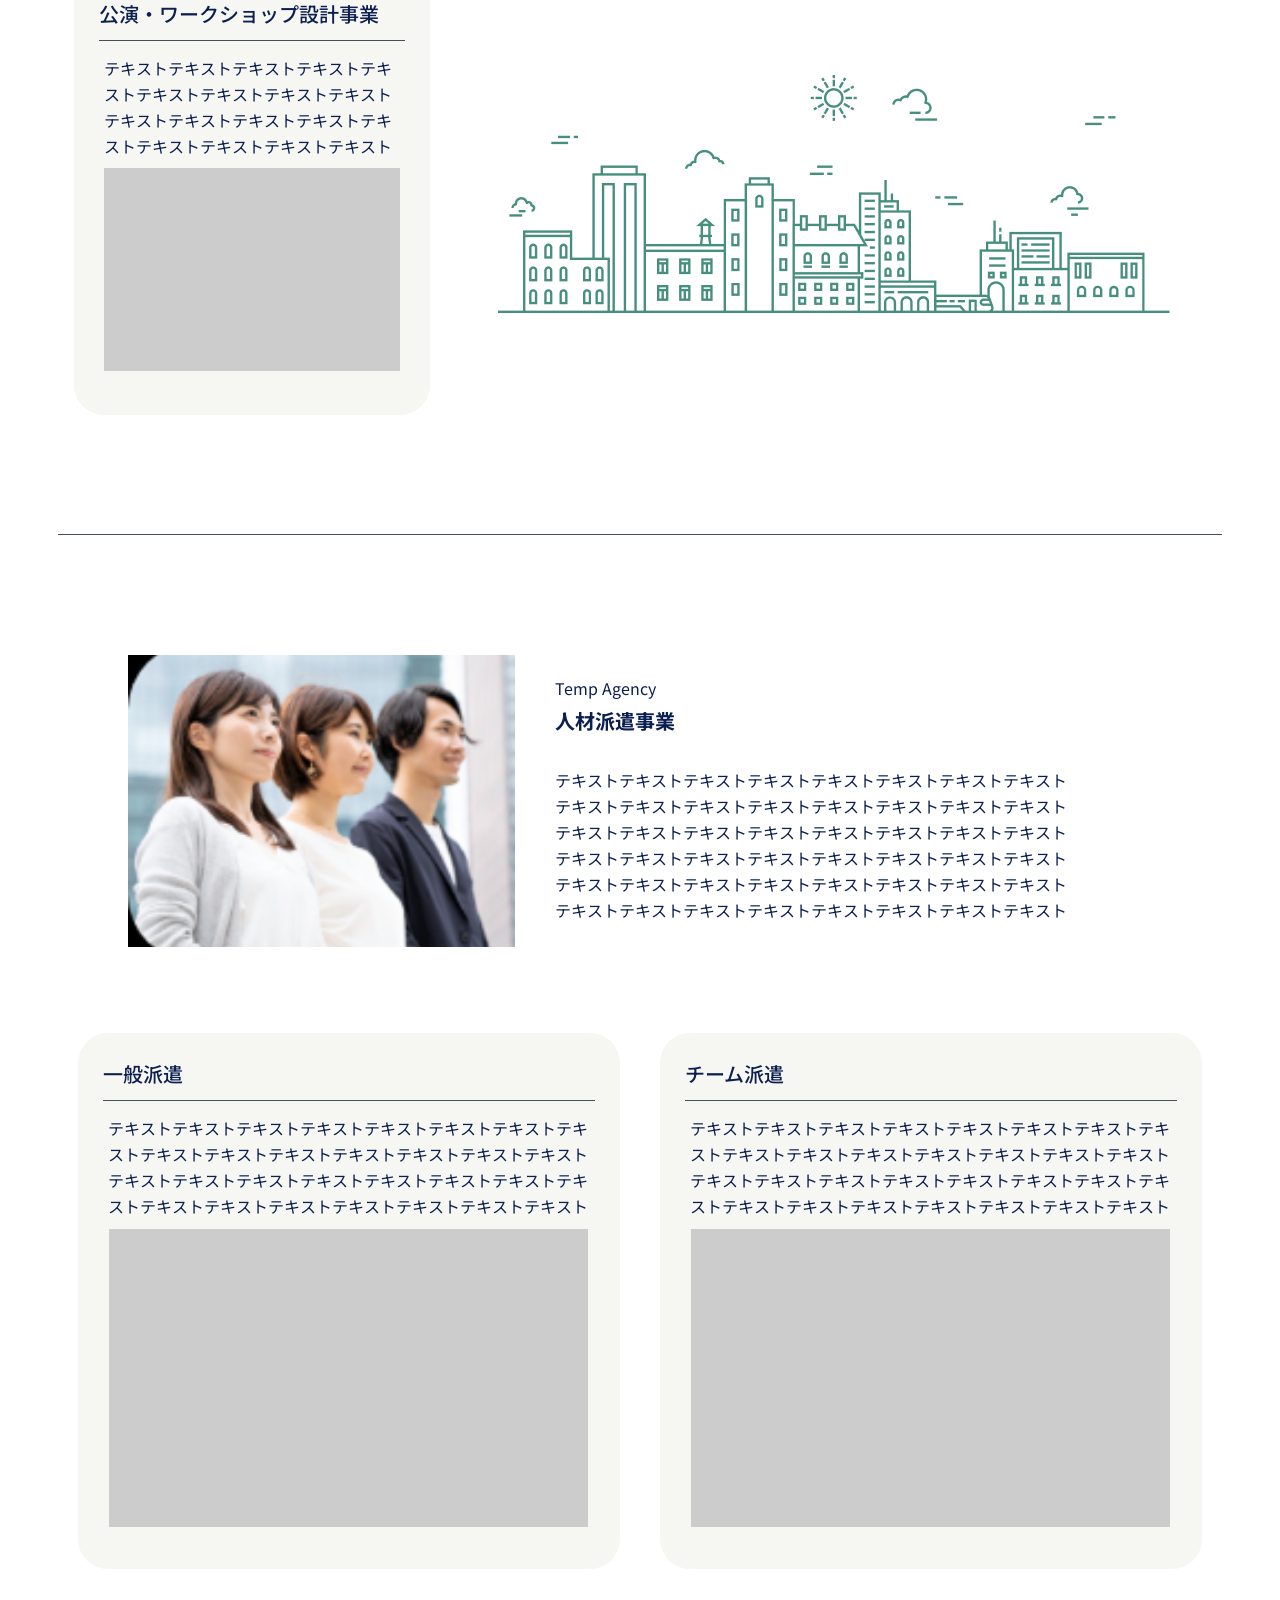
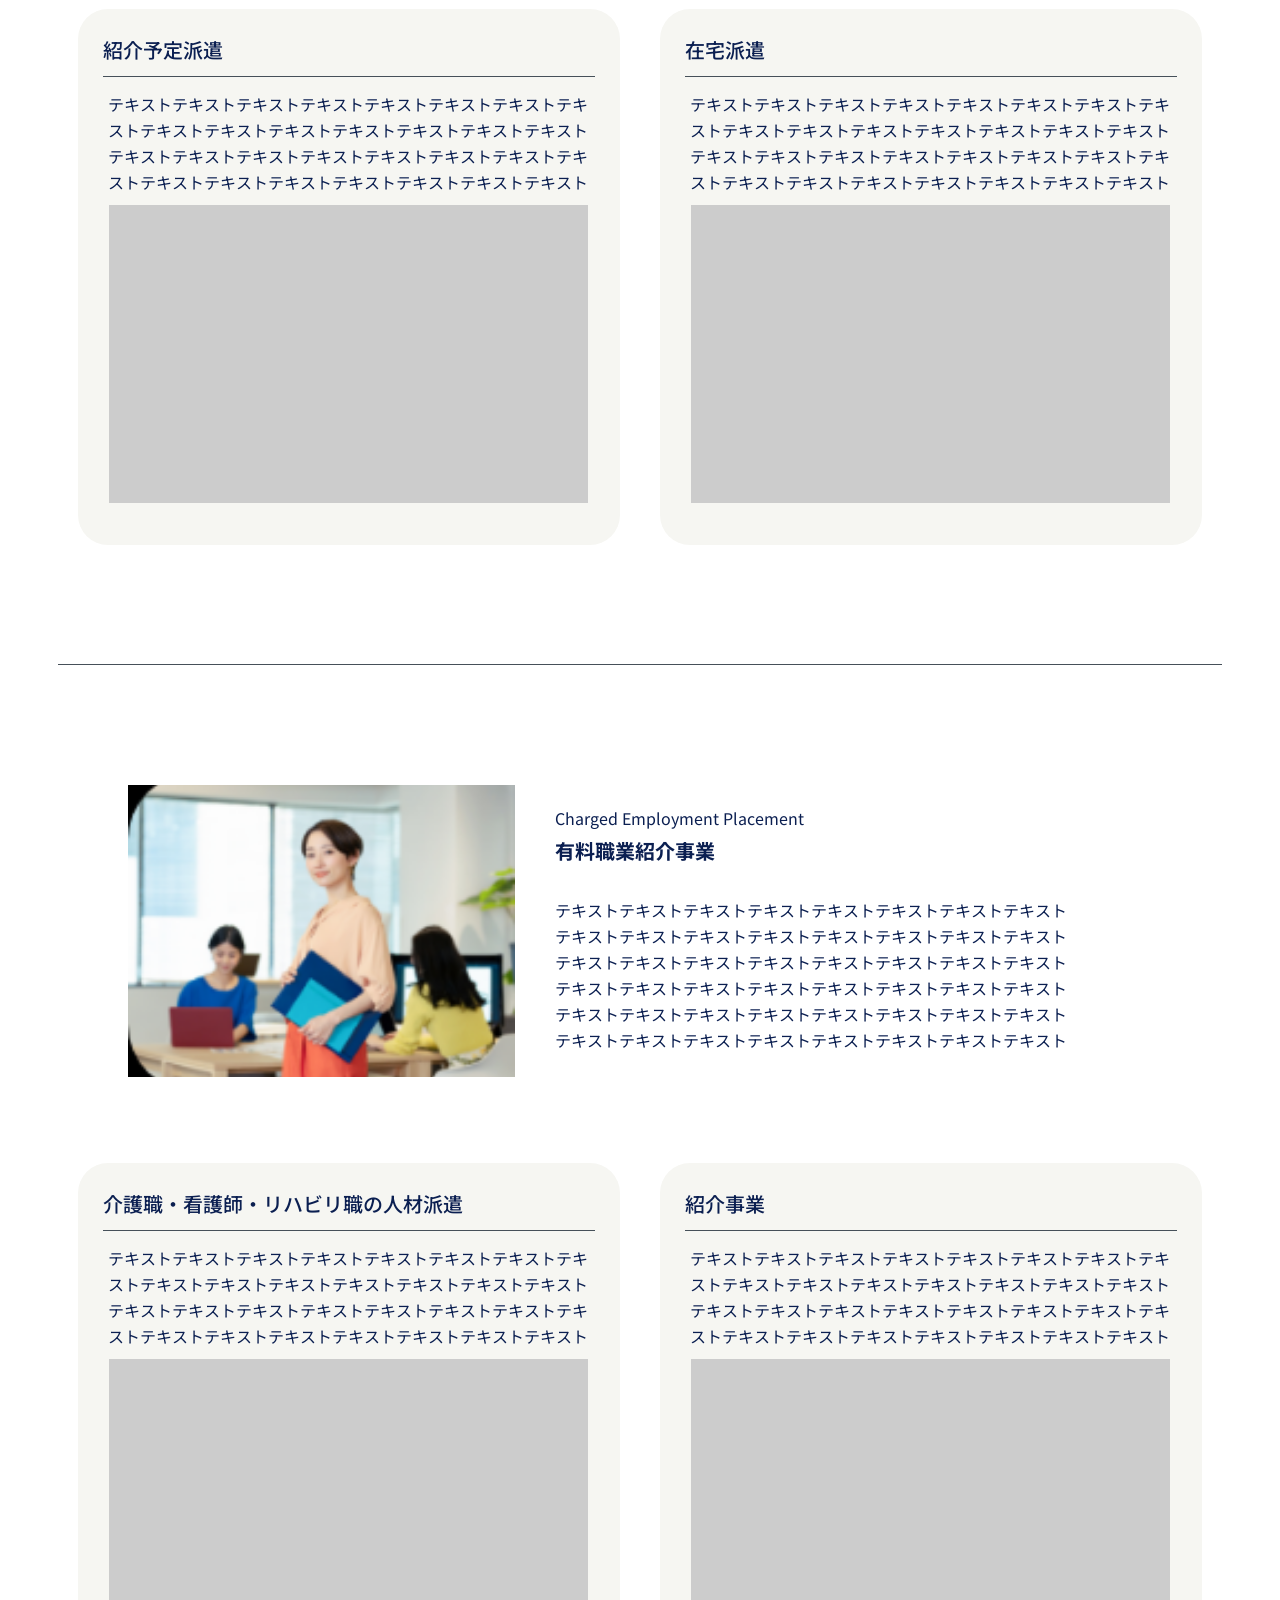
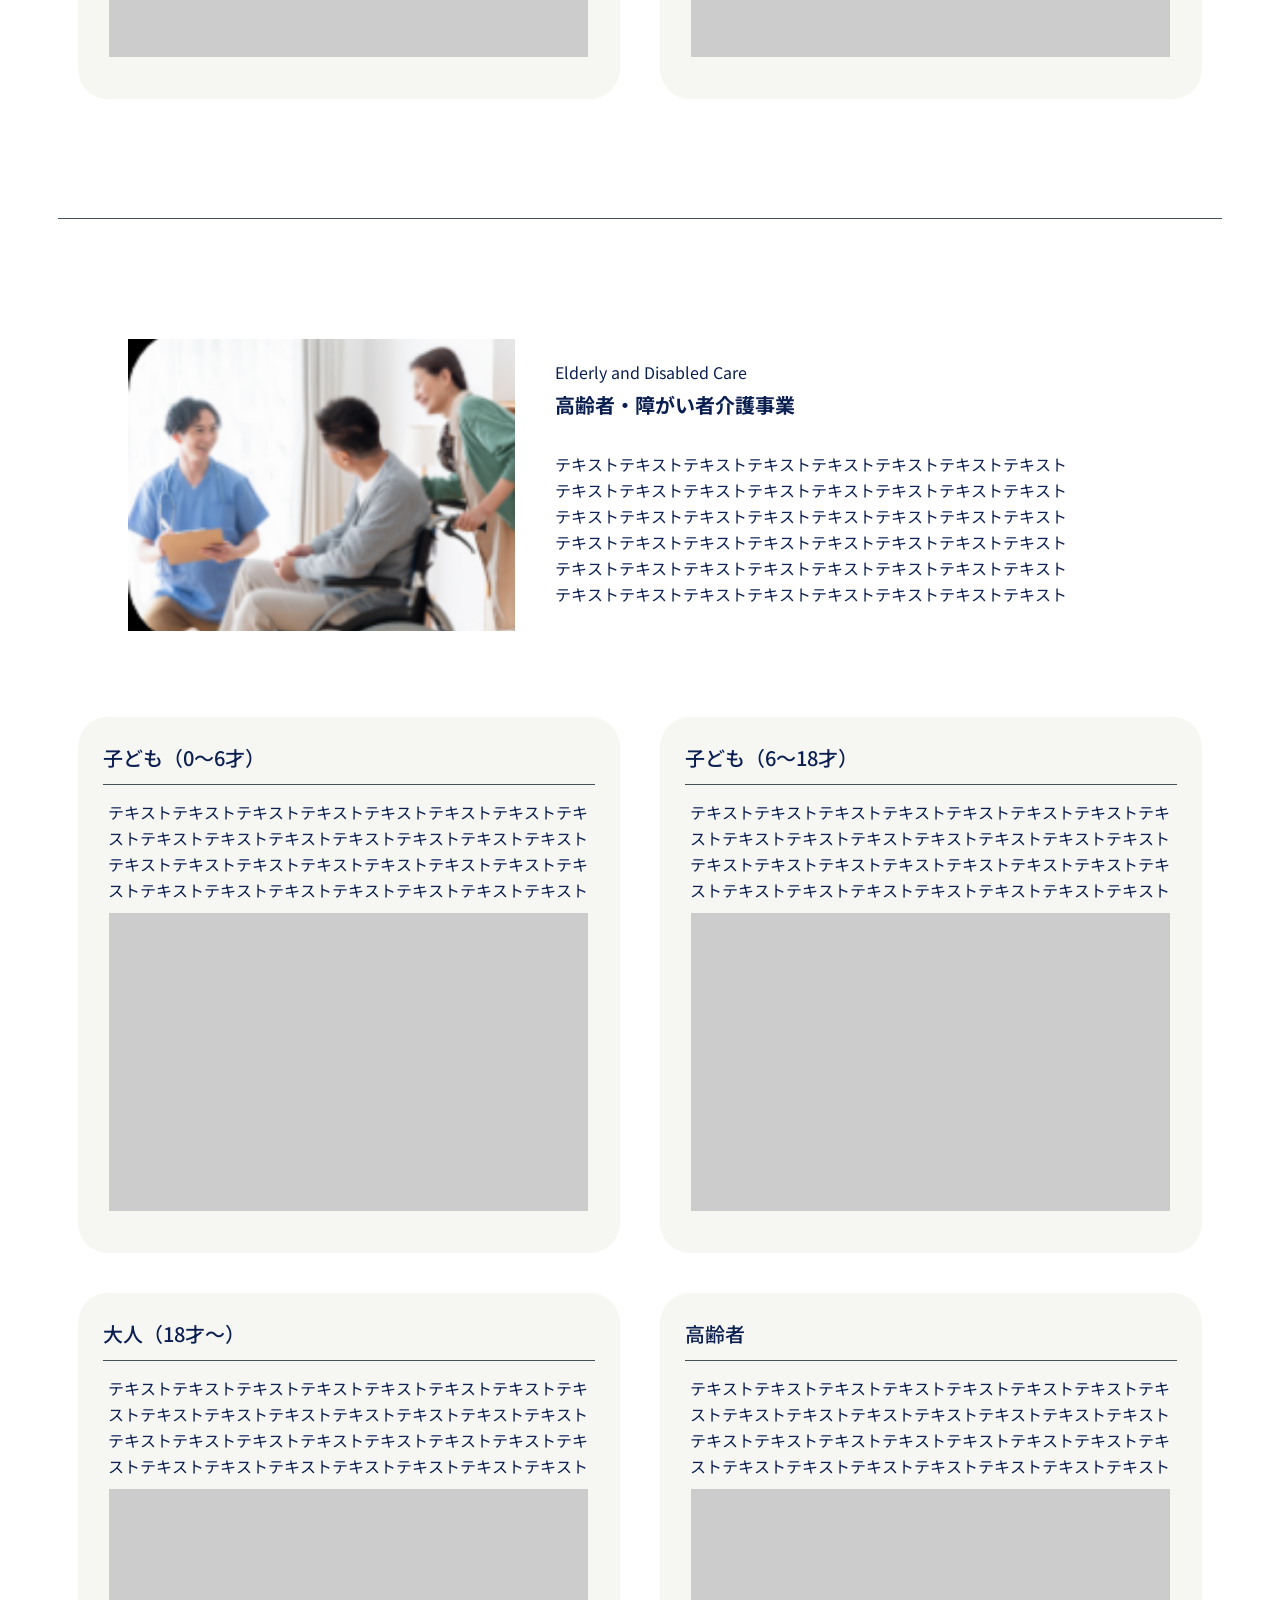
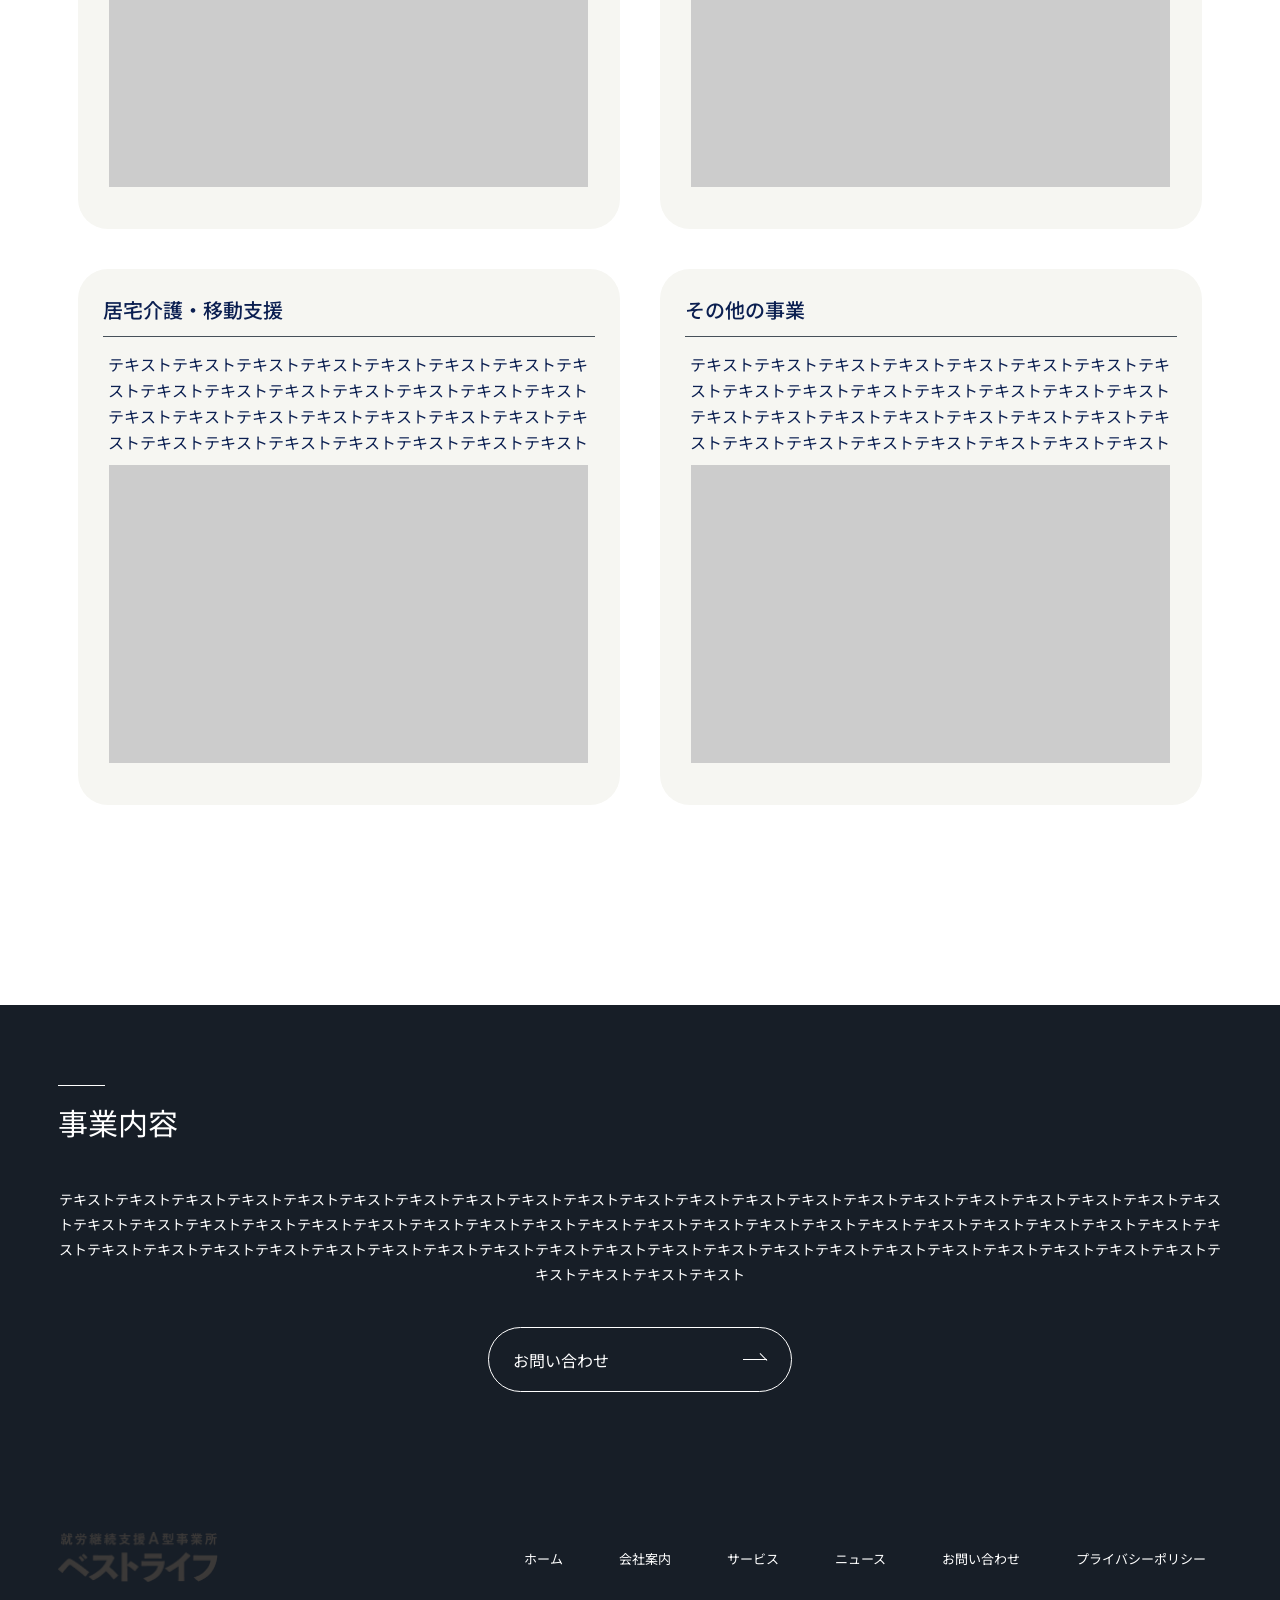
<file: pages/service.html>
﻿<!DOCTYPE html>
<html lang="ja">
<head>
    <meta charset="UTF-8">
    <meta name="viewport" content="width=device-width, initial-scale=1.0">
    <title>サービス</title>
    <link rel="preconnect" href="https://fonts.googleapis.com">
    <link rel="preconnect" href="https://fonts.gstatic.com" crossorigin>
    <link href="https://fonts.googleapis.com/css2?family=Noto+Sans+JP:wght@400;700&display=swap" rel="stylesheet">
    <link rel="stylesheet" href="../css/destyle.css">
    <link rel="stylesheet" href="../css/style.css">
</head>
<body>

    <header class="l-header">

        <a class="l-header__logo" href="../index.html">
            <img src="../img/logo.png" alt="ベストライフ">
        </a>

        <nav class="l-header__nav">
            <ul class="c-nav">
                <li class="c-nav__item"><a class="c-nav__link" href="../index.html">HOME</a></li>
                <li class="c-nav__item"><a class="c-nav__link" href="aboutus.html">会社案内</a></li>
                <li class="c-nav__item"><a class="c-nav__link" href="service.html">サービス</a></li>
                <li class="c-nav__item"><a class="c-nav__link" href="news.html">ニュース</a></li>
                <li class="c-nav__item"><a class="c-nav__link c-nav__link--cta" href="contact.html">お問い合わせ</a></li>
            </ul>
        </nav>

    </header>


    <main>

        <section class="p-page-header">

            <div class="p-page-header__catch">
                <p class="p-page-header__title">Service</p>
                <p class="p-page-header__subtitle">サービス</p>
            </div>

            <img class="p-page-header__img" src="../img/service.png" alt="">

        </section>



        <section class="p-service p-service--page">
            <div class="l-inner">
            <div class="p-service__grid">
                <a class="c-service-card" href="#sports">
                    <img class="c-service-card__img" src="../img/jigyou/jigyou01.png" alt="">
                    <div class="c-service-card__body">
                        <p class="c-service-card__en">Sports Agent</p>
                        <p class="c-service-card__title">スポーツエージェント事業</p>
                        <div class="c-service-card__arrow"></div>
                    </div>
                </a>
                <a class="c-service-card" href="#business">
                    <img class="c-service-card__img" src="../img/jigyou/jigyou02.png" alt="">
                    <div class="c-service-card__body">
                        <p class="c-service-card__en">Business Consulting</p>
                        <p class="c-service-card__title">ビジネスコンサルティング事業</p>
                        <div class="c-service-card__arrow"></div>
                    </div>
                </a>
                <a class="c-service-card" href="#promotion">
                    <img class="c-service-card__img" src="../img/jigyou/jigyou03.png" alt="">
                    <div class="c-service-card__body">
                        <p class="c-service-card__en">Sales Promotion</p>
                        <p class="c-service-card__title">セールスプロモーション事業</p>
                        <div class="c-service-card__arrow"></div>
                    </div>
                </a>
                <a class="c-service-card" href="#media">
                    <img class="c-service-card__img" src="../img/jigyou/jigyou04.png" alt="">
                    <div class="c-service-card__body">
                        <p class="c-service-card__en">Media</p>
                        <p class="c-service-card__title">メディア事業</p>
                        <div class="c-service-card__arrow"></div>
                    </div>
                </a>
                <a class="c-service-card" href="#region">
                    <img class="c-service-card__img" src="../img/jigyou/jigyou05.png" alt="">
                    <div class="c-service-card__body">
                        <p class="c-service-card__en">Regional Development</p>
                        <p class="c-service-card__title">地方創生事業</p>
                        <div class="c-service-card__arrow"></div>
                    </div>
                </a>
                <a class="c-service-card" href="#temp">
                    <img class="c-service-card__img" src="../img/jigyou/jigyou06.png" alt="">
                    <div class="c-service-card__body">
                        <p class="c-service-card__en">Temp Agency</p>
                        <p class="c-service-card__title">人材派遣事業</p>
                        <div class="c-service-card__arrow"></div>
                    </div>
                </a>
                <a class="c-service-card" href="#placement">
                    <img class="c-service-card__img" src="../img/jigyou/jigyou07.png" alt="">
                    <div class="c-service-card__body">
                        <p class="c-service-card__en">Charged Employment Placement</p>
                        <p class="c-service-card__title">有料職業紹介事業</p>
                        <div class="c-service-card__arrow"></div>
                    </div>
                </a>
                <a class="c-service-card" href="#care">
                    <img class="c-service-card__img" src="../img/jigyou/jigyou08.png" alt="">
                    <div class="c-service-card__body">
                        <p class="c-service-card__en">Elderly and Disabled Care</p>
                        <p class="c-service-card__title">高齢者、障がい者介護事業</p>
                        <div class="c-service-card__arrow"></div>
                    </div>
                </a>

            </div>
            </div>
        </section>

        <section id="sports" class="p-service-section p-service-section--sports">
            <div class="l-inner">
                <div class="p-service-section__intro">
                    <img class="p-service-section__intro-img" src="../img/service/jigyou01.png" alt="">
                    <div class="p-service-section__intro-body">
                        <p class="p-service-section__intro-en">Sports Agent</p>
                        <h2 class="p-service-section__intro-title">スポーツエージェント事業</h2>
                        <p class="p-service-section__intro-text">
                            テキストテキストテキストテキストテキストテキストテキストテキストテキストテキストテキストテキストテキストテキストテキストテキストテキストテキストテキストテキストテキストテキストテキストテキストテキストテキストテキストテキストテキストテキストテキストテキストテキストテキストテキストテキストテキストテキストテキストテキストテキストテキストテキストテキストテキストテキストテキストテキストテキストテキストテキストテキストテキストテキストテキストテキストテキストテキストテキストテキストテキストテキストテキストテキストテキストテキストテキストテキストテキストテキストテキストテキストテキストテキストテキストテキストテキストテキストテキストテキストテキストテキストテキストテキストテキストテキストテキストテキストテキストテキストテキストテキストテキストテキストテキストテキストテキストテキストテキストテキストテキストテキストテキストテキストテキストテキストテキストテキストテキストテキストテキストテキストテキストテキストテキストテキストテキストテキストテキストテキストテキストテキストテキストテキストテキストテキストテキストテキストテキストテキストテキストテキストテキストテキストテキストテキストテキストテキストテキストテキストテキストテキストテキストテキストテキストテキストテキストテキストテキストテキストテキストテキストテキストテキスト
                        </p>
                    </div>
                </div>

                <div class="p-service-section__list">
                    <div class="p-service-section__item">
                        <div class="p-service-section__item-body">
                            <h3 class="p-service-section__item-title">スポーツクラブ・チームマネジメント</h3>
                            <p class="p-service-section__item-text">
                            テキストテキストテキストテキストテキストテキストテキストテキストテキストテキストテキストテキストテキストテキストテキストテキストテキストテキストテキストテキストテキストテキストテキストテキストテキストテキストテキストテキストテキストテキストテキストテキストテキストテキストテキストテキストテキストテキストテキストテキストテキストテキストテキストテキストテキストテキストテキストテキストテキストテキストテキストテキストテキストテキストテキストテキストテキストテキストテキストテキストテキストテキストテキストテキストテキストテキストテキストテキストテキストテキストテキストテキストテキストテキストテキストテキストテキストテキストテキストテキストテキストテキストテキストテキストテキストテキストテキストテキストテキストテキストテキストテキストテキストテキストテキストテキストテキストテキストテキストテキストテキストテキストテキストテキストテキストテキストテキストテキストテキストテキストテキストテキストテキストテキストテキストテキストテキストテキストテキストテキストテキストテキストテキストテキストテキストテキストテキストテキストテキストテキストテキストテキストテキストテキストテキストテキストテキストテキストテキストテキストテキストテキストテキストテキストテキストテキストテキストテキストテキストテキストテキストテキストテキストテキスト
                        </p>
                            <img class="p-service-section__item-figure" src="../img/service/sample.png" alt="">
                        </div>
                        <img class="p-service-section__illust" src="../img/service/sports1.png" alt="">
                    </div>

                    <div class="p-service-section__item">
                        <img class="p-service-section__illust" src="../img/service/sports2.png" alt="">
                        <div class="p-service-section__item-body">
                            <h3 class="p-service-section__item-title">スポーツ・タレント・文化人マネジメント</h3>
                            <p class="p-service-section__item-text">
                            テキストテキストテキストテキストテキストテキストテキストテキストテキストテキストテキストテキストテキストテキストテキストテキストテキストテキストテキストテキストテキストテキストテキストテキストテキストテキストテキストテキストテキストテキストテキストテキストテキストテキストテキストテキストテキストテキストテキストテキストテキストテキストテキストテキストテキストテキストテキストテキストテキストテキストテキストテキストテキストテキストテキストテキストテキストテキストテキストテキストテキストテキストテキストテキストテキストテキストテキストテキストテキストテキストテキストテキストテキストテキストテキストテキストテキストテキストテキストテキストテキストテキストテキストテキストテキストテキストテキストテキストテキストテキストテキストテキストテキストテキストテキストテキストテキストテキストテキストテキストテキストテキストテキストテキストテキストテキストテキストテキストテキストテキストテキストテキストテキストテキストテキストテキストテキストテキストテキストテキストテキストテキストテキストテキストテキストテキストテキストテキストテキストテキストテキストテキストテキストテキストテキストテキストテキストテキストテキストテキストテキストテキストテキストテキストテキストテキストテキストテキストテキストテキストテキストテキストテキストテキスト
                        </p>
                            <img class="p-service-section__item-figure" src="../img/service/sample.png" alt="">
                        </div>
                    </div>

                    <div class="p-service-section__item">
                        <div class="p-service-section__item-body">
                            <h3 class="p-service-section__item-title">スポーツデータ開発、分析、運用</h3>
                            <p class="p-service-section__item-text">
                            テキストテキストテキストテキストテキストテキストテキストテキストテキストテキストテキストテキストテキストテキストテキストテキストテキストテキストテキストテキストテキストテキストテキストテキストテキストテキストテキストテキストテキストテキストテキストテキストテキストテキストテキストテキストテキストテキストテキストテキストテキストテキストテキストテキストテキストテキストテキストテキストテキストテキストテキストテキストテキストテキストテキストテキストテキストテキストテキストテキストテキストテキストテキストテキストテキストテキストテキストテキストテキストテキストテキストテキストテキストテキストテキストテキストテキストテキストテキストテキストテキストテキストテキストテキストテキストテキストテキストテキストテキストテキストテキストテキストテキストテキストテキストテキストテキストテキストテキストテキストテキストテキストテキストテキストテキストテキストテキストテキストテキストテキストテキストテキストテキストテキストテキストテキストテキストテキストテキストテキストテキストテキストテキストテキストテキストテキストテキストテキストテキストテキストテキストテキストテキストテキストテキストテキストテキストテキストテキストテキストテキストテキストテキストテキストテキストテキストテキストテキストテキストテキストテキストテキストテキストテキスト
                        </p>
                            <img class="p-service-section__item-figure" src="../img/service/sample.png" alt="">
                        </div>
                        <img class="p-service-section__illust" src="../img/service/sports3.png" alt="">
                    </div>
                </div>

            </div>
        </section>

        <section id="business" class="p-service-section p-service-section--business">
            <div class="l-inner">
                <div class="p-service-section__intro">
                    <img class="p-service-section__intro-img" src="../img/service/jigyou02.png" alt="">
                    <div class="p-service-section__intro-body">
                        <p class="p-service-section__intro-en">Business Consulting</p>
                        <h2 class="p-service-section__intro-title">ビジネスコンサルティング事業</h2>
                        <p class="p-service-section__intro-text">
                            テキストテキストテキストテキストテキストテキストテキストテキストテキストテキストテキストテキストテキストテキストテキストテキストテキストテキストテキストテキストテキストテキストテキストテキストテキストテキストテキストテキストテキストテキストテキストテキストテキストテキストテキストテキストテキストテキストテキストテキストテキストテキストテキストテキストテキストテキストテキストテキストテキストテキストテキストテキストテキストテキストテキストテキストテキストテキストテキストテキストテキストテキストテキストテキストテキストテキストテキストテキストテキストテキストテキストテキストテキストテキストテキストテキストテキストテキストテキストテキストテキストテキストテキストテキストテキストテキストテキストテキストテキストテキストテキストテキストテキストテキストテキストテキストテキストテキストテキストテキストテキストテキストテキストテキストテキストテキストテキストテキストテキストテキストテキストテキストテキストテキストテキストテキストテキストテキストテキストテキストテキストテキストテキストテキストテキストテキストテキストテキストテキストテキストテキストテキストテキストテキストテキストテキストテキストテキストテキストテキストテキストテキストテキストテキストテキストテキストテキストテキストテキストテキストテキストテキストテキストテキスト
                        </p>
                    </div>
                </div>

                <div class="p-service-section__list">
                    <div class="p-service-section__item">
                        <h3 class="p-service-section__item-title">キャッチフレーズ</h3>
                        <p class="p-service-section__item-text">
                        テキストテキストテキストテキストテキストテキストテキストテキストテキストテキストテキストテキストテキストテキストテキストテキストテキストテキストテキストテキストテキストテキストテキストテキストテキストテキストテキストテキストテキストテキストテキストテキストテキストテキストテキストテキストテキストテキストテキストテキストテキストテキストテキストテキストテキストテキストテキストテキストテキストテキストテキストテキストテキストテキストテキストテキストテキストテキストテキストテキストテキストテキストテキストテキストテキストテキストテキストテキストテキストテキストテキストテキストテキストテキストテキストテキストテキストテキストテキストテキストテキストテキストテキストテキストテキストテキストテキストテキストテキストテキストテキストテキストテキストテキストテキストテキストテキストテキストテキストテキストテキストテキストテキストテキストテキストテキストテキストテキストテキストテキストテキストテキストテキストテキストテキストテキストテキストテキストテキストテキストテキストテキストテキストテキストテキストテキストテキストテキストテキストテキストテキストテキストテキストテキストテキストテキストテキストテキストテキストテキストテキストテキストテキストテキストテキストテキストテキストテキストテキストテキストテキストテキストテキストテキスト
                    </p>
                        <img class="p-service-section__item-figure" src="../img/service/catch.png" alt="">
                    </div>
                </div>


            </div>
        </section>

        <section id="promotion" class="p-service-section p-service-section--promotion">
            <div class="l-inner">
                <div class="p-service-section__intro">
                    <img class="p-service-section__intro-img" src="../img/service/jigyou03.png" alt="">
                    <div class="p-service-section__intro-body">
                        <p class="p-service-section__intro-en">Sales Promotion</p>
                        <h2 class="p-service-section__intro-title">セールスプロモーション事業</h2>
                        <p class="p-service-section__intro-text">
                            テキストテキストテキストテキストテキストテキストテキストテキストテキストテキストテキストテキストテキストテキストテキストテキストテキストテキストテキストテキストテキストテキストテキストテキストテキストテキストテキストテキストテキストテキストテキストテキストテキストテキストテキストテキストテキストテキストテキストテキストテキストテキストテキストテキストテキストテキストテキストテキストテキストテキストテキストテキストテキストテキストテキストテキストテキストテキストテキストテキストテキストテキストテキストテキストテキストテキストテキストテキストテキストテキストテキストテキストテキストテキストテキストテキストテキストテキストテキストテキストテキストテキストテキストテキストテキストテキストテキストテキストテキストテキストテキストテキストテキストテキストテキストテキストテキストテキストテキストテキストテキストテキストテキストテキストテキストテキストテキストテキストテキストテキストテキストテキストテキストテキストテキストテキストテキストテキストテキストテキストテキストテキストテキストテキストテキストテキストテキストテキストテキストテキストテキストテキストテキストテキストテキストテキストテキストテキストテキストテキストテキストテキストテキストテキストテキストテキストテキストテキストテキストテキストテキストテキストテキストテキスト
                        </p>
                    </div>
                </div>

                <div class="p-service-section__list">
                    <div class="p-service-section__item">
                        <h3 class="p-service-section__item-title">モニター調査</h3>
                        <p class="p-service-section__item-text">
                        テキストテキストテキストテキストテキストテキストテキストテキストテキストテキストテキストテキストテキストテキストテキストテキストテキストテキストテキストテキストテキストテキストテキストテキストテキストテキストテキストテキストテキストテキストテキストテキストテキストテキストテキストテキストテキストテキストテキストテキストテキストテキストテキストテキストテキストテキストテキストテキストテキストテキストテキストテキストテキストテキストテキストテキストテキストテキストテキストテキストテキストテキストテキストテキストテキストテキストテキストテキストテキストテキストテキストテキストテキストテキストテキストテキストテキストテキストテキストテキストテキストテキストテキストテキストテキストテキストテキストテキストテキストテキストテキストテキストテキストテキストテキストテキストテキストテキストテキストテキストテキストテキストテキストテキストテキストテキストテキストテキストテキストテキストテキストテキストテキストテキストテキストテキストテキストテキストテキストテキストテキストテキストテキストテキストテキストテキストテキストテキストテキストテキストテキストテキストテキストテキストテキストテキストテキストテキストテキストテキストテキストテキストテキストテキストテキストテキストテキストテキストテキストテキストテキストテキストテキストテキスト
                    </p>
                        <img class="p-service-section__item-figure" src="../img/Frame 88.png" alt="">
                    </div>

                    <div class="p-service-section__item">
                        <h3 class="p-service-section__item-title">フィールドリサーチャー</h3>
                        <p class="p-service-section__item-text">
                        テキストテキストテキストテキストテキストテキストテキストテキストテキストテキストテキストテキストテキストテキストテキストテキストテキストテキストテキストテキストテキストテキストテキストテキストテキストテキストテキストテキストテキストテキストテキストテキストテキストテキストテキストテキストテキストテキストテキストテキストテキストテキストテキストテキストテキストテキストテキストテキストテキストテキストテキストテキストテキストテキストテキストテキストテキストテキストテキストテキストテキストテキストテキストテキストテキストテキストテキストテキストテキストテキストテキストテキストテキストテキストテキストテキストテキストテキストテキストテキストテキストテキストテキストテキストテキストテキストテキストテキストテキストテキストテキストテキストテキストテキストテキストテキストテキストテキストテキストテキストテキストテキストテキストテキストテキストテキストテキストテキストテキストテキストテキストテキストテキストテキストテキストテキストテキストテキストテキストテキストテキストテキストテキストテキストテキストテキストテキストテキストテキストテキストテキストテキストテキストテキストテキストテキストテキストテキストテキストテキストテキストテキストテキストテキストテキストテキストテキストテキストテキストテキストテキストテキストテキストテキスト
                    </p>
                        <img class="p-service-section__item-figure" src="../img/Frame 88.png" alt="">
                    </div>
                    <div class="p-service-section__item">
                        <h3 class="p-service-section__item-title">在宅ワーク事業</h3>
                        <p class="p-service-section__item-text">
                        テキストテキストテキストテキストテキストテキストテキストテキストテキストテキストテキストテキストテキストテキストテキストテキストテキストテキストテキストテキストテキストテキストテキストテキストテキストテキストテキストテキストテキストテキストテキストテキストテキストテキストテキストテキストテキストテキストテキストテキストテキストテキストテキストテキストテキストテキストテキストテキストテキストテキストテキストテキストテキストテキストテキストテキストテキストテキストテキストテキストテキストテキストテキストテキストテキストテキストテキストテキストテキストテキストテキストテキストテキストテキストテキストテキストテキストテキストテキストテキストテキストテキストテキストテキストテキストテキストテキストテキストテキストテキストテキストテキストテキストテキストテキストテキストテキストテキストテキストテキストテキストテキストテキストテキストテキストテキストテキストテキストテキストテキストテキストテキストテキストテキストテキストテキストテキストテキストテキストテキストテキストテキストテキストテキストテキストテキストテキストテキストテキストテキストテキストテキストテキストテキストテキストテキストテキストテキストテキストテキストテキストテキストテキストテキストテキストテキストテキストテキストテキストテキストテキストテキストテキストテキスト
                    </p>
                        <img class="p-service-section__item-figure" src="../img/Frame 88.png" alt="">
                    </div>
                    <div class="p-service-section__item">
                        <h3 class="p-service-section__item-title">販売促進プランニング</h3>
                        <p class="p-service-section__item-text">
                        テキストテキストテキストテキストテキストテキストテキストテキストテキストテキストテキストテキストテキストテキストテキストテキストテキストテキストテキストテキストテキストテキストテキストテキストテキストテキストテキストテキストテキストテキストテキストテキストテキストテキストテキストテキストテキストテキストテキストテキストテキストテキストテキストテキストテキストテキストテキストテキストテキストテキストテキストテキストテキストテキストテキストテキストテキストテキストテキストテキストテキストテキストテキストテキストテキストテキストテキストテキストテキストテキストテキストテキストテキストテキストテキストテキストテキストテキストテキストテキストテキストテキストテキストテキストテキストテキストテキストテキストテキストテキストテキストテキストテキストテキストテキストテキストテキストテキストテキストテキストテキストテキストテキストテキストテキストテキストテキストテキストテキストテキストテキストテキストテキストテキストテキストテキストテキストテキストテキストテキストテキストテキストテキストテキストテキストテキストテキストテキストテキストテキストテキストテキストテキストテキストテキストテキストテキストテキストテキストテキストテキストテキストテキストテキストテキストテキストテキストテキストテキストテキストテキストテキストテキストテキスト
                    </p>
                        <img class="p-service-section__item-figure" src="../img/Frame 88.png" alt="">
                    </div>
                    <div class="p-service-section__item">
                        <h3 class="p-service-section__item-title">販促ツール　企画・制作</h3>
                        <p class="p-service-section__item-text">
                        テキストテキストテキストテキストテキストテキストテキストテキストテキストテキストテキストテキストテキストテキストテキストテキストテキストテキストテキストテキストテキストテキストテキストテキストテキストテキストテキストテキストテキストテキストテキストテキストテキストテキストテキストテキストテキストテキストテキストテキストテキストテキストテキストテキストテキストテキストテキストテキストテキストテキストテキストテキストテキストテキストテキストテキストテキストテキストテキストテキストテキストテキストテキストテキストテキストテキストテキストテキストテキストテキストテキストテキストテキストテキストテキストテキストテキストテキストテキストテキストテキストテキストテキストテキストテキストテキストテキストテキストテキストテキストテキストテキストテキストテキストテキストテキストテキストテキストテキストテキストテキストテキストテキストテキストテキストテキストテキストテキストテキストテキストテキストテキストテキストテキストテキストテキストテキストテキストテキストテキストテキストテキストテキストテキストテキストテキストテキストテキストテキストテキストテキストテキストテキストテキストテキストテキストテキストテキストテキストテキストテキストテキストテキストテキストテキストテキストテキストテキストテキストテキストテキストテキストテキストテキスト
                    </p>
                        <img class="p-service-section__item-figure" src="../img/Frame 88.png" alt="">
                    </div>
                    <div class="p-service-section__item">
                        <h3 class="p-service-section__item-title">システム・コンテンツ制作</h3>
                        <p class="p-service-section__item-text">
                        テキストテキストテキストテキストテキストテキストテキストテキストテキストテキストテキストテキストテキストテキストテキストテキストテキストテキストテキストテキストテキストテキストテキストテキストテキストテキストテキストテキストテキストテキストテキストテキストテキストテキストテキストテキストテキストテキストテキストテキストテキストテキストテキストテキストテキストテキストテキストテキストテキストテキストテキストテキストテキストテキストテキストテキストテキストテキストテキストテキストテキストテキストテキストテキストテキストテキストテキストテキストテキストテキストテキストテキストテキストテキストテキストテキストテキストテキストテキストテキストテキストテキストテキストテキストテキストテキストテキストテキストテキストテキストテキストテキストテキストテキストテキストテキストテキストテキストテキストテキストテキストテキストテキストテキストテキストテキストテキストテキストテキストテキストテキストテキストテキストテキストテキストテキストテキストテキストテキストテキストテキストテキストテキストテキストテキストテキストテキストテキストテキストテキストテキストテキストテキストテキストテキストテキストテキストテキストテキストテキストテキストテキストテキストテキストテキストテキストテキストテキストテキストテキストテキストテキストテキストテキスト
                    </p>
                        <img class="p-service-section__item-figure" src="../img/Frame 88.png" alt="">
                    </div>
                </div>

            </div>
        </section>


        <section id="media" class="p-service-section p-service-section--media">
            <div class="l-inner">
                <div class="p-service-section__intro">
                    <img class="p-service-section__intro-img" src="../img/service/jigyou04.png" alt="">
                    <div class="p-service-section__intro-body">
                        <p class="p-service-section__intro-en">Media</p>
                        <h2 class="p-service-section__intro-title">メディア事業</h2>
                        <p class="p-service-section__intro-text">
                            テキストテキストテキストテキストテキストテキストテキストテキストテキストテキストテキストテキストテキストテキストテキストテキストテキストテキストテキストテキストテキストテキストテキストテキストテキストテキストテキストテキストテキストテキストテキストテキストテキストテキストテキストテキストテキストテキストテキストテキストテキストテキストテキストテキストテキストテキストテキストテキストテキストテキストテキストテキストテキストテキストテキストテキストテキストテキストテキストテキストテキストテキストテキストテキストテキストテキストテキストテキストテキストテキストテキストテキストテキストテキストテキストテキストテキストテキストテキストテキストテキストテキストテキストテキストテキストテキストテキストテキストテキストテキストテキストテキストテキストテキストテキストテキストテキストテキストテキストテキストテキストテキストテキストテキストテキストテキストテキストテキストテキストテキストテキストテキストテキストテキストテキストテキストテキストテキストテキストテキストテキストテキストテキストテキストテキストテキストテキストテキストテキストテキストテキストテキストテキストテキストテキストテキストテキストテキストテキストテキストテキストテキストテキストテキストテキストテキストテキストテキストテキストテキストテキストテキストテキストテキスト
                        </p>
                    </div>
                </div>

                <div class="p-service-section__list">
                    <div class="p-service-section__item">
                        <h3 class="p-service-section__item-title">スポーツ中継</h3>
                        <p class="p-service-section__item-text">
                        テキストテキストテキストテキストテキストテキストテキストテキストテキストテキストテキストテキストテキストテキストテキストテキストテキストテキストテキストテキストテキストテキストテキストテキストテキストテキストテキストテキストテキストテキストテキストテキストテキストテキストテキストテキストテキストテキストテキストテキストテキストテキストテキストテキストテキストテキストテキストテキストテキストテキストテキストテキストテキストテキストテキストテキストテキストテキストテキストテキストテキストテキストテキストテキストテキストテキストテキストテキストテキストテキストテキストテキストテキストテキストテキストテキストテキストテキストテキストテキストテキストテキストテキストテキストテキストテキストテキストテキストテキストテキストテキストテキストテキストテキストテキストテキストテキストテキストテキストテキストテキストテキストテキストテキストテキストテキストテキストテキストテキストテキストテキストテキストテキストテキストテキストテキストテキストテキストテキストテキストテキストテキストテキストテキストテキストテキストテキストテキストテキストテキストテキストテキストテキストテキストテキストテキストテキストテキストテキストテキストテキストテキストテキストテキストテキストテキストテキストテキストテキストテキストテキストテキストテキストテキスト
                    </p>
                        <img class="p-service-section__item-figure" src="../img/Frame 88.png" alt="">
                    </div>

                    <div class="p-service-section__item">
                        <h3 class="p-service-section__item-title">映像制作、ライブ配信</h3>
                        <p class="p-service-section__item-text">
                        テキストテキストテキストテキストテキストテキストテキストテキストテキストテキストテキストテキストテキストテキストテキストテキストテキストテキストテキストテキストテキストテキストテキストテキストテキストテキストテキストテキストテキストテキストテキストテキストテキストテキストテキストテキストテキストテキストテキストテキストテキストテキストテキストテキストテキストテキストテキストテキストテキストテキストテキストテキストテキストテキストテキストテキストテキストテキストテキストテキストテキストテキストテキストテキストテキストテキストテキストテキストテキストテキストテキストテキストテキストテキストテキストテキストテキストテキストテキストテキストテキストテキストテキストテキストテキストテキストテキストテキストテキストテキストテキストテキストテキストテキストテキストテキストテキストテキストテキストテキストテキストテキストテキストテキストテキストテキストテキストテキストテキストテキストテキストテキストテキストテキストテキストテキストテキストテキストテキストテキストテキストテキストテキストテキストテキストテキストテキストテキストテキストテキストテキストテキストテキストテキストテキストテキストテキストテキストテキストテキストテキストテキストテキストテキストテキストテキストテキストテキストテキストテキストテキストテキストテキストテキスト
                    </p>
                        <img class="p-service-section__item-figure" src="../img/Frame 88.png" alt="">
                    </div>
                    <div class="p-service-section__item">
                        <h3 class="p-service-section__item-title">スタジアムオペレーション</h3>
                        <p class="p-service-section__item-text">
                        テキストテキストテキストテキストテキストテキストテキストテキストテキストテキストテキストテキストテキストテキストテキストテキストテキストテキストテキストテキストテキストテキストテキストテキストテキストテキストテキストテキストテキストテキストテキストテキストテキストテキストテキストテキストテキストテキストテキストテキストテキストテキストテキストテキストテキストテキストテキストテキストテキストテキストテキストテキストテキストテキストテキストテキストテキストテキストテキストテキストテキストテキストテキストテキストテキストテキストテキストテキストテキストテキストテキストテキストテキストテキストテキストテキストテキストテキストテキストテキストテキストテキストテキストテキストテキストテキストテキストテキストテキストテキストテキストテキストテキストテキストテキストテキストテキストテキストテキストテキストテキストテキストテキストテキストテキストテキストテキストテキストテキストテキストテキストテキストテキストテキストテキストテキストテキストテキストテキストテキストテキストテキストテキストテキストテキストテキストテキストテキストテキストテキストテキストテキストテキストテキストテキストテキストテキストテキストテキストテキストテキストテキストテキストテキストテキストテキストテキストテキストテキストテキストテキストテキストテキストテキスト
                    </p>
                        <img class="p-service-section__item-figure" src="../img/Frame 88.png" alt="">
                    </div>
                    <div class="p-service-section__item">
                        <h3 class="p-service-section__item-title">コンテンツマーケティング</h3>
                        <p class="p-service-section__item-text">
                        テキストテキストテキストテキストテキストテキストテキストテキストテキストテキストテキストテキストテキストテキストテキストテキストテキストテキストテキストテキストテキストテキストテキストテキストテキストテキストテキストテキストテキストテキストテキストテキストテキストテキストテキストテキストテキストテキストテキストテキストテキストテキストテキストテキストテキストテキストテキストテキストテキストテキストテキストテキストテキストテキストテキストテキストテキストテキストテキストテキストテキストテキストテキストテキストテキストテキストテキストテキストテキストテキストテキストテキストテキストテキストテキストテキストテキストテキストテキストテキストテキストテキストテキストテキストテキストテキストテキストテキストテキストテキストテキストテキストテキストテキストテキストテキストテキストテキストテキストテキストテキストテキストテキストテキストテキストテキストテキストテキストテキストテキストテキストテキストテキストテキストテキストテキストテキストテキストテキストテキストテキストテキストテキストテキストテキストテキストテキストテキストテキストテキストテキストテキストテキストテキストテキストテキストテキストテキストテキストテキストテキストテキストテキストテキストテキストテキストテキストテキストテキストテキストテキストテキストテキストテキスト
                    </p>
                        <img class="p-service-section__item-figure" src="../img/Frame 88.png" alt="">
                    </div>
                </div>

            </div>
        </section>


        <section id="region" class="p-service-section p-service-section--region">
            <div class="l-inner">
                <div class="p-service-section__intro">
                    <img class="p-service-section__intro-img" src="../img/service/jigyou05.png" alt="">
                    <div class="p-service-section__intro-body">
                        <p class="p-service-section__intro-en">Regional Development</p>
                        <h2 class="p-service-section__intro-title">地方創生事業</h2>
                        <p class="p-service-section__intro-text">
                            テキストテキストテキストテキストテキストテキストテキストテキストテキストテキストテキストテキストテキストテキストテキストテキストテキストテキストテキストテキストテキストテキストテキストテキストテキストテキストテキストテキストテキストテキストテキストテキストテキストテキストテキストテキストテキストテキストテキストテキストテキストテキストテキストテキストテキストテキストテキストテキストテキストテキストテキストテキストテキストテキストテキストテキストテキストテキストテキストテキストテキストテキストテキストテキストテキストテキストテキストテキストテキストテキストテキストテキストテキストテキストテキストテキストテキストテキストテキストテキストテキストテキストテキストテキストテキストテキストテキストテキストテキストテキストテキストテキストテキストテキストテキストテキストテキストテキストテキストテキストテキストテキストテキストテキストテキストテキストテキストテキストテキストテキストテキストテキストテキストテキストテキストテキストテキストテキストテキストテキストテキストテキストテキストテキストテキストテキストテキストテキストテキストテキストテキストテキストテキストテキストテキストテキストテキストテキストテキストテキストテキストテキストテキストテキストテキストテキストテキストテキストテキストテキストテキストテキストテキストテキスト
                        </p>
                    </div>
                </div>

                <div class="p-service-section__list">
                    <div class="p-service-section__item">
                        <h3 class="p-service-section__item-title">コンサルファーム事業</h3>
                        <p class="p-service-section__item-text">
                        テキストテキストテキストテキストテキストテキストテキストテキストテキストテキストテキストテキストテキストテキストテキストテキストテキストテキストテキストテキストテキストテキストテキストテキストテキストテキストテキストテキストテキストテキストテキストテキストテキストテキストテキストテキストテキストテキストテキストテキストテキストテキストテキストテキストテキストテキストテキストテキストテキストテキストテキストテキストテキストテキストテキストテキストテキストテキストテキストテキストテキストテキストテキストテキストテキストテキストテキストテキストテキストテキストテキストテキストテキストテキストテキストテキストテキストテキストテキストテキストテキストテキストテキストテキストテキストテキストテキストテキストテキストテキストテキストテキストテキストテキストテキストテキストテキストテキストテキストテキストテキストテキストテキストテキストテキストテキストテキストテキストテキストテキストテキストテキストテキストテキストテキストテキストテキストテキストテキストテキストテキストテキストテキストテキストテキストテキストテキストテキストテキストテキストテキストテキストテキストテキストテキストテキストテキストテキストテキストテキストテキストテキストテキストテキストテキストテキストテキストテキストテキストテキストテキストテキストテキストテキスト
                    </p>
                        <img class="p-service-section__item-figure" src="../img/Frame 88.png" alt="">
                    </div>

                    <div class="p-service-section__item">
                        <h3 class="p-service-section__item-title">マーケティング・調査事業</h3>
                        <p class="p-service-section__item-text">
                        テキストテキストテキストテキストテキストテキストテキストテキストテキストテキストテキストテキストテキストテキストテキストテキストテキストテキストテキストテキストテキストテキストテキストテキストテキストテキストテキストテキストテキストテキストテキストテキストテキストテキストテキストテキストテキストテキストテキストテキストテキストテキストテキストテキストテキストテキストテキストテキストテキストテキストテキストテキストテキストテキストテキストテキストテキストテキストテキストテキストテキストテキストテキストテキストテキストテキストテキストテキストテキストテキストテキストテキストテキストテキストテキストテキストテキストテキストテキストテキストテキストテキストテキストテキストテキストテキストテキストテキストテキストテキストテキストテキストテキストテキストテキストテキストテキストテキストテキストテキストテキストテキストテキストテキストテキストテキストテキストテキストテキストテキストテキストテキストテキストテキストテキストテキストテキストテキストテキストテキストテキストテキストテキストテキストテキストテキストテキストテキストテキストテキストテキストテキストテキストテキストテキストテキストテキストテキストテキストテキストテキストテキストテキストテキストテキストテキストテキストテキストテキストテキストテキストテキストテキストテキスト
                    </p>
                        <img class="p-service-section__item-figure" src="../img/Frame 88.png" alt="">
                    </div>
                    <div class="p-service-section__item">
                        <h3 class="p-service-section__item-title">官民協働人材育成事業</h3>
                        <p class="p-service-section__item-text">
                        テキストテキストテキストテキストテキストテキストテキストテキストテキストテキストテキストテキストテキストテキストテキストテキストテキストテキストテキストテキストテキストテキストテキストテキストテキストテキストテキストテキストテキストテキストテキストテキストテキストテキストテキストテキストテキストテキストテキストテキストテキストテキストテキストテキストテキストテキストテキストテキストテキストテキストテキストテキストテキストテキストテキストテキストテキストテキストテキストテキストテキストテキストテキストテキストテキストテキストテキストテキストテキストテキストテキストテキストテキストテキストテキストテキストテキストテキストテキストテキストテキストテキストテキストテキストテキストテキストテキストテキストテキストテキストテキストテキストテキストテキストテキストテキストテキストテキストテキストテキストテキストテキストテキストテキストテキストテキストテキストテキストテキストテキストテキストテキストテキストテキストテキストテキストテキストテキストテキストテキストテキストテキストテキストテキストテキストテキストテキストテキストテキストテキストテキストテキストテキストテキストテキストテキストテキストテキストテキストテキストテキストテキストテキストテキストテキストテキストテキストテキストテキストテキストテキストテキストテキストテキスト
                    </p>
                        <img class="p-service-section__item-figure" src="../img/Frame 88.png" alt="">
                    </div>
                    <div class="p-service-section__item">
                        <h3 class="p-service-section__item-title">社会課題解決商品開発事業</h3>
                        <p class="p-service-section__item-text">
                        テキストテキストテキストテキストテキストテキストテキストテキストテキストテキストテキストテキストテキストテキストテキストテキストテキストテキストテキストテキストテキストテキストテキストテキストテキストテキストテキストテキストテキストテキストテキストテキストテキストテキストテキストテキストテキストテキストテキストテキストテキストテキストテキストテキストテキストテキストテキストテキストテキストテキストテキストテキストテキストテキストテキストテキストテキストテキストテキストテキストテキストテキストテキストテキストテキストテキストテキストテキストテキストテキストテキストテキストテキストテキストテキストテキストテキストテキストテキストテキストテキストテキストテキストテキストテキストテキストテキストテキストテキストテキストテキストテキストテキストテキストテキストテキストテキストテキストテキストテキストテキストテキストテキストテキストテキストテキストテキストテキストテキストテキストテキストテキストテキストテキストテキストテキストテキストテキストテキストテキストテキストテキストテキストテキストテキストテキストテキストテキストテキストテキストテキストテキストテキストテキストテキストテキストテキストテキストテキストテキストテキストテキストテキストテキストテキストテキストテキストテキストテキストテキストテキストテキストテキストテキスト
                    </p>
                        <img class="p-service-section__item-figure" src="../img/Frame 88.png" alt="">
                    </div>
                    <div class="p-service-section__item">
                        <h3 class="p-service-section__item-title">SGDs・ふるさと納税開発事業</h3>
                        <p class="p-service-section__item-text">
                        テキストテキストテキストテキストテキストテキストテキストテキストテキストテキストテキストテキストテキストテキストテキストテキストテキストテキストテキストテキストテキストテキストテキストテキストテキストテキストテキストテキストテキストテキストテキストテキストテキストテキストテキストテキストテキストテキストテキストテキストテキストテキストテキストテキストテキストテキストテキストテキストテキストテキストテキストテキストテキストテキストテキストテキストテキストテキストテキストテキストテキストテキストテキストテキストテキストテキストテキストテキストテキストテキストテキストテキストテキストテキストテキストテキストテキストテキストテキストテキストテキストテキストテキストテキストテキストテキストテキストテキストテキストテキストテキストテキストテキストテキストテキストテキストテキストテキストテキストテキストテキストテキストテキストテキストテキストテキストテキストテキストテキストテキストテキストテキストテキストテキストテキストテキストテキストテキストテキストテキストテキストテキストテキストテキストテキストテキストテキストテキストテキストテキストテキストテキストテキストテキストテキストテキストテキストテキストテキストテキストテキストテキストテキストテキストテキストテキストテキストテキストテキストテキストテキストテキストテキストテキスト
                    </p>
                        <img class="p-service-section__item-figure" src="../img/Frame 88.png" alt="">
                    </div>
                    <div class="p-service-section__item">
                        <h3 class="p-service-section__item-title">国策（入札・公募等）協働事業</h3>
                        <p class="p-service-section__item-text">
                        テキストテキストテキストテキストテキストテキストテキストテキストテキストテキストテキストテキストテキストテキストテキストテキストテキストテキストテキストテキストテキストテキストテキストテキストテキストテキストテキストテキストテキストテキストテキストテキストテキストテキストテキストテキストテキストテキストテキストテキストテキストテキストテキストテキストテキストテキストテキストテキストテキストテキストテキストテキストテキストテキストテキストテキストテキストテキストテキストテキストテキストテキストテキストテキストテキストテキストテキストテキストテキストテキストテキストテキストテキストテキストテキストテキストテキストテキストテキストテキストテキストテキストテキストテキストテキストテキストテキストテキストテキストテキストテキストテキストテキストテキストテキストテキストテキストテキストテキストテキストテキストテキストテキストテキストテキストテキストテキストテキストテキストテキストテキストテキストテキストテキストテキストテキストテキストテキストテキストテキストテキストテキストテキストテキストテキストテキストテキストテキストテキストテキストテキストテキストテキストテキストテキストテキストテキストテキストテキストテキストテキストテキストテキストテキストテキストテキストテキストテキストテキストテキストテキストテキストテキストテキスト
                    </p>
                        <img class="p-service-section__item-figure" src="../img/Frame 88.png" alt="">
                    </div>
                    <div class="p-service-section__item">
                        <h3 class="p-service-section__item-title">公演・ワークショップ設計事業</h3>
                        <p class="p-service-section__item-text">
                        テキストテキストテキストテキストテキストテキストテキストテキストテキストテキストテキストテキストテキストテキストテキストテキストテキストテキストテキストテキストテキストテキストテキストテキストテキストテキストテキストテキストテキストテキストテキストテキストテキストテキストテキストテキストテキストテキストテキストテキストテキストテキストテキストテキストテキストテキストテキストテキストテキストテキストテキストテキストテキストテキストテキストテキストテキストテキストテキストテキストテキストテキストテキストテキストテキストテキストテキストテキストテキストテキストテキストテキストテキストテキストテキストテキストテキストテキストテキストテキストテキストテキストテキストテキストテキストテキストテキストテキストテキストテキストテキストテキストテキストテキストテキストテキストテキストテキストテキストテキストテキストテキストテキストテキストテキストテキストテキストテキストテキストテキストテキストテキストテキストテキストテキストテキストテキストテキストテキストテキストテキストテキストテキストテキストテキストテキストテキストテキストテキストテキストテキストテキストテキストテキストテキストテキストテキストテキストテキストテキストテキストテキストテキストテキストテキストテキストテキストテキストテキストテキストテキストテキストテキストテキスト
                    </p>
                        <img class="p-service-section__item-figure" src="../img/Frame 88.png" alt="">
                    </div>

                    <img class="p-service-section__illust" src="../img/service/chihou.png" alt="">
                </div>


            </div>
        </section>


        <section id="temp" class="p-service-section p-service-section--temp">
            <div class="l-inner">
                <div class="p-service-section__intro">
                    <img class="p-service-section__intro-img" src="../img/service/jigyou06.png" alt="">
                    <div class="p-service-section__intro-body">
                        <p class="p-service-section__intro-en">Temp Agency</p>
                        <h2 class="p-service-section__intro-title">人材派遣事業</h2>
                        <p class="p-service-section__intro-text">
                            テキストテキストテキストテキストテキストテキストテキストテキストテキストテキストテキストテキストテキストテキストテキストテキストテキストテキストテキストテキストテキストテキストテキストテキストテキストテキストテキストテキストテキストテキストテキストテキストテキストテキストテキストテキストテキストテキストテキストテキストテキストテキストテキストテキストテキストテキストテキストテキストテキストテキストテキストテキストテキストテキストテキストテキストテキストテキストテキストテキストテキストテキストテキストテキストテキストテキストテキストテキストテキストテキストテキストテキストテキストテキストテキストテキストテキストテキストテキストテキストテキストテキストテキストテキストテキストテキストテキストテキストテキストテキストテキストテキストテキストテキストテキストテキストテキストテキストテキストテキストテキストテキストテキストテキストテキストテキストテキストテキストテキストテキストテキストテキストテキストテキストテキストテキストテキストテキストテキストテキストテキストテキストテキストテキストテキストテキストテキストテキストテキストテキストテキストテキストテキストテキストテキストテキストテキストテキストテキストテキストテキストテキストテキストテキストテキストテキストテキストテキストテキストテキストテキストテキストテキストテキスト
                        </p>
                    </div>
                </div>

                <div class="p-service-section__list">
                    <div class="p-service-section__item">
                        <h3 class="p-service-section__item-title">一般派遣</h3>
                        <p class="p-service-section__item-text">
                        テキストテキストテキストテキストテキストテキストテキストテキストテキストテキストテキストテキストテキストテキストテキストテキストテキストテキストテキストテキストテキストテキストテキストテキストテキストテキストテキストテキストテキストテキストテキストテキストテキストテキストテキストテキストテキストテキストテキストテキストテキストテキストテキストテキストテキストテキストテキストテキストテキストテキストテキストテキストテキストテキストテキストテキストテキストテキストテキストテキストテキストテキストテキストテキストテキストテキストテキストテキストテキストテキストテキストテキストテキストテキストテキストテキストテキストテキストテキストテキストテキストテキストテキストテキストテキストテキストテキストテキストテキストテキストテキストテキストテキストテキストテキストテキストテキストテキストテキストテキストテキストテキストテキストテキストテキストテキストテキストテキストテキストテキストテキストテキストテキストテキストテキストテキストテキストテキストテキストテキストテキストテキストテキストテキストテキストテキストテキストテキストテキストテキストテキストテキストテキストテキストテキストテキストテキストテキストテキストテキストテキストテキストテキストテキストテキストテキストテキストテキストテキストテキストテキストテキストテキストテキスト
                    </p>
                        <img class="p-service-section__item-figure" src="../img/Frame 88.png" alt="">
                    </div>

                    <div class="p-service-section__item">
                        <h3 class="p-service-section__item-title">チーム派遣</h3>
                        <p class="p-service-section__item-text">
                        テキストテキストテキストテキストテキストテキストテキストテキストテキストテキストテキストテキストテキストテキストテキストテキストテキストテキストテキストテキストテキストテキストテキストテキストテキストテキストテキストテキストテキストテキストテキストテキストテキストテキストテキストテキストテキストテキストテキストテキストテキストテキストテキストテキストテキストテキストテキストテキストテキストテキストテキストテキストテキストテキストテキストテキストテキストテキストテキストテキストテキストテキストテキストテキストテキストテキストテキストテキストテキストテキストテキストテキストテキストテキストテキストテキストテキストテキストテキストテキストテキストテキストテキストテキストテキストテキストテキストテキストテキストテキストテキストテキストテキストテキストテキストテキストテキストテキストテキストテキストテキストテキストテキストテキストテキストテキストテキストテキストテキストテキストテキストテキストテキストテキストテキストテキストテキストテキストテキストテキストテキストテキストテキストテキストテキストテキストテキストテキストテキストテキストテキストテキストテキストテキストテキストテキストテキストテキストテキストテキストテキストテキストテキストテキストテキストテキストテキストテキストテキストテキストテキストテキストテキストテキスト
                    </p>
                        <img class="p-service-section__item-figure" src="../img/Frame 88.png" alt="">
                    </div>
                    <div class="p-service-section__item">
                        <h3 class="p-service-section__item-title">紹介予定派遣</h3>
                        <p class="p-service-section__item-text">
                        テキストテキストテキストテキストテキストテキストテキストテキストテキストテキストテキストテキストテキストテキストテキストテキストテキストテキストテキストテキストテキストテキストテキストテキストテキストテキストテキストテキストテキストテキストテキストテキストテキストテキストテキストテキストテキストテキストテキストテキストテキストテキストテキストテキストテキストテキストテキストテキストテキストテキストテキストテキストテキストテキストテキストテキストテキストテキストテキストテキストテキストテキストテキストテキストテキストテキストテキストテキストテキストテキストテキストテキストテキストテキストテキストテキストテキストテキストテキストテキストテキストテキストテキストテキストテキストテキストテキストテキストテキストテキストテキストテキストテキストテキストテキストテキストテキストテキストテキストテキストテキストテキストテキストテキストテキストテキストテキストテキストテキストテキストテキストテキストテキストテキストテキストテキストテキストテキストテキストテキストテキストテキストテキストテキストテキストテキストテキストテキストテキストテキストテキストテキストテキストテキストテキストテキストテキストテキストテキストテキストテキストテキストテキストテキストテキストテキストテキストテキストテキストテキストテキストテキストテキストテキスト
                    </p>
                        <img class="p-service-section__item-figure" src="../img/Frame 88.png" alt="">
                    </div>
                    <div class="p-service-section__item">
                        <h3 class="p-service-section__item-title">在宅派遣</h3>
                        <p class="p-service-section__item-text">
                        テキストテキストテキストテキストテキストテキストテキストテキストテキストテキストテキストテキストテキストテキストテキストテキストテキストテキストテキストテキストテキストテキストテキストテキストテキストテキストテキストテキストテキストテキストテキストテキストテキストテキストテキストテキストテキストテキストテキストテキストテキストテキストテキストテキストテキストテキストテキストテキストテキストテキストテキストテキストテキストテキストテキストテキストテキストテキストテキストテキストテキストテキストテキストテキストテキストテキストテキストテキストテキストテキストテキストテキストテキストテキストテキストテキストテキストテキストテキストテキストテキストテキストテキストテキストテキストテキストテキストテキストテキストテキストテキストテキストテキストテキストテキストテキストテキストテキストテキストテキストテキストテキストテキストテキストテキストテキストテキストテキストテキストテキストテキストテキストテキストテキストテキストテキストテキストテキストテキストテキストテキストテキストテキストテキストテキストテキストテキストテキストテキストテキストテキストテキストテキストテキストテキストテキストテキストテキストテキストテキストテキストテキストテキストテキストテキストテキストテキストテキストテキストテキストテキストテキストテキストテキスト
                    </p>
                        <img class="p-service-section__item-figure" src="../img/Frame 88.png" alt="">
                    </div>
                </div>

            </div>
        </section>



        <section id="placement" class="p-service-section p-service-section--placement">
            <div class="l-inner">
                <div class="p-service-section__intro">
                    <img class="p-service-section__intro-img" src="../img/service/jigyou07.png" alt="">
                    <div class="p-service-section__intro-body">
                        <p class="p-service-section__intro-en">Charged Employment Placement</p>
                        <h2 class="p-service-section__intro-title">有料職業紹介事業</h2>
                        <p class="p-service-section__intro-text">
                            テキストテキストテキストテキストテキストテキストテキストテキストテキストテキストテキストテキストテキストテキストテキストテキストテキストテキストテキストテキストテキストテキストテキストテキストテキストテキストテキストテキストテキストテキストテキストテキストテキストテキストテキストテキストテキストテキストテキストテキストテキストテキストテキストテキストテキストテキストテキストテキストテキストテキストテキストテキストテキストテキストテキストテキストテキストテキストテキストテキストテキストテキストテキストテキストテキストテキストテキストテキストテキストテキストテキストテキストテキストテキストテキストテキストテキストテキストテキストテキストテキストテキストテキストテキストテキストテキストテキストテキストテキストテキストテキストテキストテキストテキストテキストテキストテキストテキストテキストテキストテキストテキストテキストテキストテキストテキストテキストテキストテキストテキストテキストテキストテキストテキストテキストテキストテキストテキストテキストテキストテキストテキストテキストテキストテキストテキストテキストテキストテキストテキストテキストテキストテキストテキストテキストテキストテキストテキストテキストテキストテキストテキストテキストテキストテキストテキストテキストテキストテキストテキストテキストテキストテキストテキスト
                        </p>
                    </div>
                </div>

                <div class="p-service-section__list">
                    <div class="p-service-section__item">
                        <h3 class="p-service-section__item-title">介護職・看護師・リハビリ職の人材派遣</h3>
                        <p class="p-service-section__item-text">
                        テキストテキストテキストテキストテキストテキストテキストテキストテキストテキストテキストテキストテキストテキストテキストテキストテキストテキストテキストテキストテキストテキストテキストテキストテキストテキストテキストテキストテキストテキストテキストテキストテキストテキストテキストテキストテキストテキストテキストテキストテキストテキストテキストテキストテキストテキストテキストテキストテキストテキストテキストテキストテキストテキストテキストテキストテキストテキストテキストテキストテキストテキストテキストテキストテキストテキストテキストテキストテキストテキストテキストテキストテキストテキストテキストテキストテキストテキストテキストテキストテキストテキストテキストテキストテキストテキストテキストテキストテキストテキストテキストテキストテキストテキストテキストテキストテキストテキストテキストテキストテキストテキストテキストテキストテキストテキストテキストテキストテキストテキストテキストテキストテキストテキストテキストテキストテキストテキストテキストテキストテキストテキストテキストテキストテキストテキストテキストテキストテキストテキストテキストテキストテキストテキストテキストテキストテキストテキストテキストテキストテキストテキストテキストテキストテキストテキストテキストテキストテキストテキストテキストテキストテキストテキスト
                    </p>
                        <img class="p-service-section__item-figure" src="../img/Frame 88.png" alt="">
                    </div>

                    <div class="p-service-section__item">
                        <h3 class="p-service-section__item-title">紹介事業</h3>
                        <p class="p-service-section__item-text">
                        テキストテキストテキストテキストテキストテキストテキストテキストテキストテキストテキストテキストテキストテキストテキストテキストテキストテキストテキストテキストテキストテキストテキストテキストテキストテキストテキストテキストテキストテキストテキストテキストテキストテキストテキストテキストテキストテキストテキストテキストテキストテキストテキストテキストテキストテキストテキストテキストテキストテキストテキストテキストテキストテキストテキストテキストテキストテキストテキストテキストテキストテキストテキストテキストテキストテキストテキストテキストテキストテキストテキストテキストテキストテキストテキストテキストテキストテキストテキストテキストテキストテキストテキストテキストテキストテキストテキストテキストテキストテキストテキストテキストテキストテキストテキストテキストテキストテキストテキストテキストテキストテキストテキストテキストテキストテキストテキストテキストテキストテキストテキストテキストテキストテキストテキストテキストテキストテキストテキストテキストテキストテキストテキストテキストテキストテキストテキストテキストテキストテキストテキストテキストテキストテキストテキストテキストテキストテキストテキストテキストテキストテキストテキストテキストテキストテキストテキストテキストテキストテキストテキストテキストテキストテキスト
                    </p>
                        <img class="p-service-section__item-figure" src="../img/Frame 88.png" alt="">
                    </div>
                </div>

            </div>
        </section>

        <section id="care" class="p-service-section p-service-section--care">
            <div class="l-inner">
                <div class="p-service-section__intro">
                    <img class="p-service-section__intro-img" src="../img/service/jigyou08.png" alt="">
                    <div class="p-service-section__intro-body">
                        <p class="p-service-section__intro-en">Elderly and Disabled Care</p>
                        <h2 class="p-service-section__intro-title">高齢者・障がい者介護事業</h2>
                        <p class="p-service-section__intro-text">
                            テキストテキストテキストテキストテキストテキストテキストテキストテキストテキストテキストテキストテキストテキストテキストテキストテキストテキストテキストテキストテキストテキストテキストテキストテキストテキストテキストテキストテキストテキストテキストテキストテキストテキストテキストテキストテキストテキストテキストテキストテキストテキストテキストテキストテキストテキストテキストテキストテキストテキストテキストテキストテキストテキストテキストテキストテキストテキストテキストテキストテキストテキストテキストテキストテキストテキストテキストテキストテキストテキストテキストテキストテキストテキストテキストテキストテキストテキストテキストテキストテキストテキストテキストテキストテキストテキストテキストテキストテキストテキストテキストテキストテキストテキストテキストテキストテキストテキストテキストテキストテキストテキストテキストテキストテキストテキストテキストテキストテキストテキストテキストテキストテキストテキストテキストテキストテキストテキストテキストテキストテキストテキストテキストテキストテキストテキストテキストテキストテキストテキストテキストテキストテキストテキストテキストテキストテキストテキストテキストテキストテキストテキストテキストテキストテキストテキストテキストテキストテキストテキストテキストテキストテキストテキスト
                        </p>
                    </div>
                </div>

                <div class="p-service-section__list">
                    <div class="p-service-section__item">
                        <h3 class="p-service-section__item-title">子ども（0～6才）</h3>
                        <p class="p-service-section__item-text">
                        テキストテキストテキストテキストテキストテキストテキストテキストテキストテキストテキストテキストテキストテキストテキストテキストテキストテキストテキストテキストテキストテキストテキストテキストテキストテキストテキストテキストテキストテキストテキストテキストテキストテキストテキストテキストテキストテキストテキストテキストテキストテキストテキストテキストテキストテキストテキストテキストテキストテキストテキストテキストテキストテキストテキストテキストテキストテキストテキストテキストテキストテキストテキストテキストテキストテキストテキストテキストテキストテキストテキストテキストテキストテキストテキストテキストテキストテキストテキストテキストテキストテキストテキストテキストテキストテキストテキストテキストテキストテキストテキストテキストテキストテキストテキストテキストテキストテキストテキストテキストテキストテキストテキストテキストテキストテキストテキストテキストテキストテキストテキストテキストテキストテキストテキストテキストテキストテキストテキストテキストテキストテキストテキストテキストテキストテキストテキストテキストテキストテキストテキストテキストテキストテキストテキストテキストテキストテキストテキストテキストテキストテキストテキストテキストテキストテキストテキストテキストテキストテキストテキストテキストテキストテキスト
                    </p>
                        <img class="p-service-section__item-figure" src="../img/Frame 88.png" alt="">
                    </div>

                    <div class="p-service-section__item">
                        <h3 class="p-service-section__item-title">子ども（6～18才）</h3>
                        <p class="p-service-section__item-text">
                        テキストテキストテキストテキストテキストテキストテキストテキストテキストテキストテキストテキストテキストテキストテキストテキストテキストテキストテキストテキストテキストテキストテキストテキストテキストテキストテキストテキストテキストテキストテキストテキストテキストテキストテキストテキストテキストテキストテキストテキストテキストテキストテキストテキストテキストテキストテキストテキストテキストテキストテキストテキストテキストテキストテキストテキストテキストテキストテキストテキストテキストテキストテキストテキストテキストテキストテキストテキストテキストテキストテキストテキストテキストテキストテキストテキストテキストテキストテキストテキストテキストテキストテキストテキストテキストテキストテキストテキストテキストテキストテキストテキストテキストテキストテキストテキストテキストテキストテキストテキストテキストテキストテキストテキストテキストテキストテキストテキストテキストテキストテキストテキストテキストテキストテキストテキストテキストテキストテキストテキストテキストテキストテキストテキストテキストテキストテキストテキストテキストテキストテキストテキストテキストテキストテキストテキストテキストテキストテキストテキストテキストテキストテキストテキストテキストテキストテキストテキストテキストテキストテキストテキストテキストテキスト
                    </p>
                        <img class="p-service-section__item-figure" src="../img/Frame 88.png" alt="">
                    </div>
                    <div class="p-service-section__item">
                        <h3 class="p-service-section__item-title">大人（18才～）</h3>
                        <p class="p-service-section__item-text">
                        テキストテキストテキストテキストテキストテキストテキストテキストテキストテキストテキストテキストテキストテキストテキストテキストテキストテキストテキストテキストテキストテキストテキストテキストテキストテキストテキストテキストテキストテキストテキストテキストテキストテキストテキストテキストテキストテキストテキストテキストテキストテキストテキストテキストテキストテキストテキストテキストテキストテキストテキストテキストテキストテキストテキストテキストテキストテキストテキストテキストテキストテキストテキストテキストテキストテキストテキストテキストテキストテキストテキストテキストテキストテキストテキストテキストテキストテキストテキストテキストテキストテキストテキストテキストテキストテキストテキストテキストテキストテキストテキストテキストテキストテキストテキストテキストテキストテキストテキストテキストテキストテキストテキストテキストテキストテキストテキストテキストテキストテキストテキストテキストテキストテキストテキストテキストテキストテキストテキストテキストテキストテキストテキストテキストテキストテキストテキストテキストテキストテキストテキストテキストテキストテキストテキストテキストテキストテキストテキストテキストテキストテキストテキストテキストテキストテキストテキストテキストテキストテキストテキストテキストテキストテキスト
                    </p>
                        <img class="p-service-section__item-figure" src="../img/Frame 88.png" alt="">
                    </div>
                    <div class="p-service-section__item">
                        <h3 class="p-service-section__item-title">高齢者</h3>
                        <p class="p-service-section__item-text">
                        テキストテキストテキストテキストテキストテキストテキストテキストテキストテキストテキストテキストテキストテキストテキストテキストテキストテキストテキストテキストテキストテキストテキストテキストテキストテキストテキストテキストテキストテキストテキストテキストテキストテキストテキストテキストテキストテキストテキストテキストテキストテキストテキストテキストテキストテキストテキストテキストテキストテキストテキストテキストテキストテキストテキストテキストテキストテキストテキストテキストテキストテキストテキストテキストテキストテキストテキストテキストテキストテキストテキストテキストテキストテキストテキストテキストテキストテキストテキストテキストテキストテキストテキストテキストテキストテキストテキストテキストテキストテキストテキストテキストテキストテキストテキストテキストテキストテキストテキストテキストテキストテキストテキストテキストテキストテキストテキストテキストテキストテキストテキストテキストテキストテキストテキストテキストテキストテキストテキストテキストテキストテキストテキストテキストテキストテキストテキストテキストテキストテキストテキストテキストテキストテキストテキストテキストテキストテキストテキストテキストテキストテキストテキストテキストテキストテキストテキストテキストテキストテキストテキストテキストテキストテキスト
                    </p>
                        <img class="p-service-section__item-figure" src="../img/Frame 88.png" alt="">
                    </div>
                    <div class="p-service-section__item">
                        <h3 class="p-service-section__item-title">居宅介護・移動支援</h3>
                        <p class="p-service-section__item-text">
                        テキストテキストテキストテキストテキストテキストテキストテキストテキストテキストテキストテキストテキストテキストテキストテキストテキストテキストテキストテキストテキストテキストテキストテキストテキストテキストテキストテキストテキストテキストテキストテキストテキストテキストテキストテキストテキストテキストテキストテキストテキストテキストテキストテキストテキストテキストテキストテキストテキストテキストテキストテキストテキストテキストテキストテキストテキストテキストテキストテキストテキストテキストテキストテキストテキストテキストテキストテキストテキストテキストテキストテキストテキストテキストテキストテキストテキストテキストテキストテキストテキストテキストテキストテキストテキストテキストテキストテキストテキストテキストテキストテキストテキストテキストテキストテキストテキストテキストテキストテキストテキストテキストテキストテキストテキストテキストテキストテキストテキストテキストテキストテキストテキストテキストテキストテキストテキストテキストテキストテキストテキストテキストテキストテキストテキストテキストテキストテキストテキストテキストテキストテキストテキストテキストテキストテキストテキストテキストテキストテキストテキストテキストテキストテキストテキストテキストテキストテキストテキストテキストテキストテキストテキストテキスト
                    </p>
                        <img class="p-service-section__item-figure" src="../img/Frame 88.png" alt="">
                    </div>
                    <div class="p-service-section__item">
                        <h3 class="p-service-section__item-title">その他の事業</h3>
                        <p class="p-service-section__item-text">
                        テキストテキストテキストテキストテキストテキストテキストテキストテキストテキストテキストテキストテキストテキストテキストテキストテキストテキストテキストテキストテキストテキストテキストテキストテキストテキストテキストテキストテキストテキストテキストテキストテキストテキストテキストテキストテキストテキストテキストテキストテキストテキストテキストテキストテキストテキストテキストテキストテキストテキストテキストテキストテキストテキストテキストテキストテキストテキストテキストテキストテキストテキストテキストテキストテキストテキストテキストテキストテキストテキストテキストテキストテキストテキストテキストテキストテキストテキストテキストテキストテキストテキストテキストテキストテキストテキストテキストテキストテキストテキストテキストテキストテキストテキストテキストテキストテキストテキストテキストテキストテキストテキストテキストテキストテキストテキストテキストテキストテキストテキストテキストテキストテキストテキストテキストテキストテキストテキストテキストテキストテキストテキストテキストテキストテキストテキストテキストテキストテキストテキストテキストテキストテキストテキストテキストテキストテキストテキストテキストテキストテキストテキストテキストテキストテキストテキストテキストテキストテキストテキストテキストテキストテキストテキスト
                    </p>
                        <img class="p-service-section__item-figure" src="../img/Frame 88.png" alt="">
                    </div>
                </div>


            </div>
        </section>


        <section class="p-cta">
            <div class="p-cta__inner l-inner">
                <h2 class="c-section-title">事業内容</h2>
                <p class="p-cta__text">テキストテキストテキストテキストテキストテキストテキストテキストテキストテキストテキストテキストテキストテキストテキストテキストテキストテキストテキストテキストテキストテキストテキストテキストテキストテキストテキストテキストテキストテキストテキストテキストテキストテキストテキストテキストテキストテキストテキストテキストテキストテキストテキストテキストテキストテキストテキストテキストテキストテキストテキストテキストテキストテキストテキストテキストテキストテキストテキストテキストテキストテキストテキストテキストテキストテキスト</p>
                <a href="contact.html" class="c-btn c-btn--outline">お問い合わせ</a>
            </div>
        </section>


    </main>


    <footer class="l-footer">
        <div class="l-footer__inner l-inner">
            <div class="l-footer__upper">
                <a href="../index.html" class="l-footer__logo">
                    <img src="../img/logo.png" alt="">
                </a>
                <nav>
                    <ul class="c-nav c-nav--footer">
                        <li class="c-nav__item"><a class="c-nav__link" href="../index.html">ホーム</a></li>
                        <li class="c-nav__item"><a class="c-nav__link" href="aboutus.html">会社案内</a></li>
                        <li class="c-nav__item"><a class="c-nav__link" href="service.html">サービス</a></li>
                        <li class="c-nav__item"><a class="c-nav__link" href="news.html">ニュース</a></li>
                        <li class="c-nav__item"><a class="c-nav__link" href="contact.html">お問い合わせ</a></li>
                        <li class="c-nav__item"><a class="c-nav__link" href="privacy-policy.html">プライバシーポリシー</a></li>
                    </ul>
                </nav>
            </div>

            <address class="l-footer__address">
                <p class="l-footer__shop-name">ベストライフなんば1号店</p>
                <p class="l-footer__address-detail">
                    〒556-0005<br>
                    大阪市浪速区日本橋4-5-21 501<br>
                    TEL:06-0000-0000
                </p>
            </address>

            <div class="l-footer__bottom">
                <small>Copyright &copy; ベストライフなんば All Rights Reserved.</small>
            </div>
        </div>

    </footer>

    <script src="https://code.jquery.com/jquery-3.7.1.min.js" integrity="sha256-/JqT3SQfawRcv/BIHPThkBvs0OEvtFFmqPF/lYI/Cxo=" crossorigin="anonymous"></script>
    <script src="../js/main.js"></script>

</body>
</html>
</file>
<file: css/destyle.css>
/*! destyle.css v4.0.1 | MIT License | https://github.com/nicolas-cusan/destyle.css */

/* Reset box-model and set borders */
/* ============================================ */

*,
::before,
::after {
  box-sizing: border-box;
  border-style: solid;
  border-width: 0;
  min-width: 0;
}

/* Document */
/* ============================================ */

/**
 * 1. Correct the line height in all browsers.
 * 2. Prevent adjustments of font size after orientation changes in iOS.
 * 3. Remove gray overlay on links for iOS.
 */

html {
  line-height: 1.15; /* 1 */
  -webkit-text-size-adjust: 100%; /* 2 */
  -webkit-tap-highlight-color: transparent; /* 3*/
}

/* Sections */
/* ============================================ */

/**
 * Remove the margin in all browsers.
 */

body {
  margin: 0;
}

/**
 * Render the `main` element consistently in IE.
 */

main {
  display: block;
}

/* Vertical rhythm */
/* ============================================ */

p,
table,
blockquote,
address,
pre,
iframe,
form,
figure,
dl {
  margin: 0;
}

/* Headings */
/* ============================================ */

h1,
h2,
h3,
h4,
h5,
h6 {
  font-size: inherit;
  font-weight: inherit;
  margin: 0;
}

/* Lists (enumeration) */
/* ============================================ */

ul,
ol {
  margin: 0;
  padding: 0;
  list-style: none;
}

/* Lists (definition) */
/* ============================================ */

dt {
  font-weight: bold;
}

dd {
  margin-left: 0;
}

/* Grouping content */
/* ============================================ */

/**
 * 1. Add the correct box sizing in Firefox.
 * 2. Show the overflow in Edge and IE.
 */

hr {
  box-sizing: content-box; /* 1 */
  height: 0; /* 1 */
  overflow: visible; /* 2 */
  border-top-width: 1px;
  margin: 0;
  clear: both;
  color: inherit;
}

/**
 * 1. Correct the inheritance and scaling of font size in all browsers.
 * 2. Correct the odd `em` font sizing in all browsers.
 */

pre {
  font-family: monospace, monospace; /* 1 */
  font-size: inherit; /* 2 */
}

address {
  font-style: inherit;
}

/* Text-level semantics */
/* ============================================ */

/**
 * Remove the gray background on active links in IE 10.
 */

a {
  background-color: transparent;
  text-decoration: none;
  color: inherit;
}

/**
 * 1. Remove the bottom border in Chrome 57-
 * 2. Add the correct text decoration in Chrome, Edge, IE, Opera, and Safari.
 */

abbr[title] {
  text-decoration: underline dotted; /* 2 */
}

/**
 * Add the correct font weight in Chrome, Edge, and Safari.
 */

b,
strong {
  font-weight: bolder;
}

/**
 * 1. Correct the inheritance and scaling of font size in all browsers.
 * 2. Correct the odd `em` font sizing in all browsers.
 */

code,
kbd,
samp {
  font-family: monospace, monospace; /* 1 */
  font-size: inherit; /* 2 */
}

/**
 * Add the correct font size in all browsers.
 */

small {
  font-size: 80%;
}

/**
 * Prevent `sub` and `sup` elements from affecting the line height in
 * all browsers.
 */

sub,
sup {
  font-size: 75%;
  line-height: 0;
  position: relative;
  vertical-align: baseline;
}

sub {
  bottom: -0.25em;
}

sup {
  top: -0.5em;
}

/* Replaced content */
/* ============================================ */

/**
 * Prevent vertical alignment issues.
 */

svg,
img,
embed,
object,
iframe {
  vertical-align: bottom;
}

/* Forms */
/* ============================================ */

/**
 * Reset form fields to make them styleable.
 * 1. Make form elements stylable across systems iOS especially.
 * 2. Inherit text-transform from parent.
 */

button,
input,
optgroup,
select,
textarea {
  -webkit-appearance: none; /* 1 */
  appearance: none;
  vertical-align: middle;
  color: inherit;
  font: inherit;
  background: transparent;
  padding: 0;
  margin: 0;
  border-radius: 0;
  text-align: inherit;
  text-transform: inherit; /* 2 */
}

/**
 * Correct cursors for clickable elements.
 */

button,
[type="button"],
[type="reset"],
[type="submit"] {
  cursor: pointer;
}

button:disabled,
[type="button"]:disabled,
[type="reset"]:disabled,
[type="submit"]:disabled {
  cursor: default;
}

/**
 * Improve outlines for Firefox and unify style with input elements & buttons.
 */

:-moz-focusring {
  outline: auto;
}

select:disabled {
  opacity: inherit;
}

/**
 * Remove padding
 */

option {
  padding: 0;
}

/**
 * Reset to invisible
 */

fieldset {
  margin: 0;
  padding: 0;
  min-width: 0;
}

legend {
  padding: 0;
}

/**
 * Add the correct vertical alignment in Chrome, Firefox, and Opera.
 */

progress {
  vertical-align: baseline;
}

/**
 * Remove the default vertical scrollbar in IE 10+.
 */

textarea {
  overflow: auto;
}

/**
 * Correct the cursor style of increment and decrement buttons in Chrome.
 */

[type="number"]::-webkit-inner-spin-button,
[type="number"]::-webkit-outer-spin-button {
  height: auto;
}

/**
 * Correct the outline style in Safari.
 */

[type="search"] {
  outline-offset: -2px; /* 1 */
}

/**
 * Remove the inner padding in Chrome and Safari on macOS.
 */

[type="search"]::-webkit-search-decoration {
  -webkit-appearance: none;
}

/**
 * 1. Correct the inability to style clickable types in iOS and Safari.
 * 2. Fix font inheritance.
 */

::-webkit-file-upload-button {
  -webkit-appearance: button; /* 1 */
  font: inherit; /* 2 */
}

/**
 * Fix appearance for Firefox
 */
[type="number"] {
  -moz-appearance: textfield;
}

/**
 * Clickable labels
 */

label[for] {
  cursor: pointer;
}

/* Interactive */
/* ============================================ */

/*
 * Add the correct display in Edge, IE 10+, and Firefox.
 */

details {
  display: block;
}

/*
 * Add the correct display in all browsers.
 */

summary {
  display: list-item;
}

/*
 * Remove outline for editable content.
 */

[contenteditable]:focus {
  outline: auto;
}

/* Tables */
/* ============================================ */

/**
1. Correct table border color inheritance in all Chrome and Safari.
*/

table {
  border-color: inherit; /* 1 */
  border-collapse: collapse;
}

caption {
  text-align: left;
}

td,
th {
  vertical-align: top;
  padding: 0;
}

th {
  text-align: left;
  font-weight: bold;
}
</file>
<file: css/style.css>
html {
  font-size: 62.5%;
}

body {
  font-family: "Noto Sans JP", sans-serif;
  font-size: 1.6rem;
  line-height: 1.625;
  color: #0b1f51;
}

.l-header {
  position: absolute;
  top: 3rem;
  left: 3rem;
  right: 3rem;
  height: 6.6rem;
  padding-left: 15rem;
  display: flex;
  align-items: center;
  justify-content: space-between;
  background-color: #ffffff;
  border-radius: 3.3rem;
  z-index: 10;
}

.l-footer {
  background-color: #171e27;
  color: #ffffff;
  padding: 6rem 0 3rem;
}
.l-footer__upper {
  display: flex;
  justify-content: space-between;
  align-items: center;
  padding-bottom: 4rem;
}
.l-footer__logo img {
  display: block;
  width: 16rem;
}
.l-footer__address {
  font-style: normal;
  margin-bottom: 4rem;
}
.l-footer__shop-name {
  font-size: 1.6rem;
  font-weight: 400;
  margin-bottom: 0.8rem;
}
.l-footer__address-detail {
  font-size: 1.4rem;
  line-height: 1.8;
}
.l-footer__bottom {
  padding-top: 2rem;
  text-align: center;
  font-size: 1.2rem;
  color: #ffffff;
}

.l-inner {
  max-width: 116.4rem;
  margin: 0 auto;
}

.c-nav {
  display: flex;
  align-items: center;
  gap: 0.8rem;
  list-style: none;
}
.c-nav__link {
  padding: 0.4rem 1.6rem;
  font-size: 1.4rem;
  font-weight: 700;
  color: #0b1f51;
  text-decoration: none;
}
.c-nav__link--cta {
  padding: 2.4rem 3rem;
  background-color: #0b1f51;
  color: #ffffff;
  border-radius: 4rem;
}
.c-nav--footer {
  flex-wrap: wrap;
  gap: 1.6rem 2.4rem;
}
.c-nav--footer .c-nav__link {
  color: #ffffff;
  font-weight: 400;
  font-size: 1.3rem;
}

.c-btn {
  position: relative;
  display: inline-flex;
  align-items: center;
  justify-content: space-between;
  width: 30.4rem;
  height: 6.5rem;
  padding: 0 2.4rem;
  border: 1px solid #0b1f51;
  border-radius: 3.25rem;
  background-color: transparent;
  color: #0b1f51;
  text-decoration: none;
}
.c-btn::before {
  content: "";
  position: absolute;
  right: 2.4rem;
  top: 50%;
  width: 1rem;
  height: 1px;
  background: currentColor;
  transform: rotate(45deg);
  transform-origin: right center;
  transition: transform 0.3s ease;
}
.c-btn::after {
  content: "";
  display: block;
  width: 2.4rem;
  height: 1px;
  background: currentColor;
  transition: transform 0.3s ease;
}
.c-btn:hover::before {
  transform: translateX(0.5rem) rotate(45deg);
}
.c-btn:hover::after {
  transform: translateX(0.5rem);
}
.c-btn--outline {
  border-color: #ffffff;
  color: #ffffff;
}

.c-section-title {
  font-size: 3rem;
  line-height: 1.6666666667;
}
.c-section-title::before {
  content: "";
  display: block;
  width: 4.65rem;
  height: 1px;
  margin-bottom: 1.1rem;
  background-color: currentColor;
}

.c-news-list {
  list-style: none;
}
.c-news-list__item {
  display: flex;
  align-items: center;
  margin: 0 auto;
  padding: 1rem 0;
  gap: 2rem;
}
.c-news-list__label {
  color: #0b1f51;
  font-weight: 700;
  font-size: 1.6rem;
  flex-shrink: 0;
}
.c-news-list__date {
  color: #A2A2A2;
  font-size: 1.6rem;
  flex-shrink: 0;
}
.c-news-list__text {
  font-size: 1.6rem;
  color: #0b1f51;
}

.c-service-card {
  display: flex;
  width: 55.4rem;
  height: 14.2rem;
}
.c-service-card__img {
  width: 17.4rem;
  height: 100%;
  -o-object-fit: cover;
     object-fit: cover;
  flex-shrink: 0;
  border-radius: 3rem 0 0 3rem;
}
.c-service-card__body {
  position: relative;
  flex: 1;
  padding: 2.4rem 2.8rem;
  color: #ffffff;
  background-color: #313130;
  border-radius: 0 3rem 3rem 0;
}
.c-service-card__en {
  font-size: 1.4rem;
  color: #ebf929;
}
.c-service-card__title {
  font-size: 1.8rem;
  font-weight: 700;
  margin-top: 0.4rem;
}
.c-service-card__arrow {
  position: absolute;
  right: 2rem;
  bottom: 1.6rem;
  width: 2.4rem;
  height: 1px;
  background: currentColor;
  transition: transform 0.3s ease;
}
.c-service-card__arrow::before {
  content: "";
  position: absolute;
  right: 0;
  top: 50%;
  width: 1rem;
  height: 1px;
  background: currentColor;
  transform: rotate(45deg);
  transform-origin: right center;
}
.c-service-card:hover .c-service-card__arrow, .c-service-card:focus-visible .c-service-card__arrow {
  transform: translateX(0.5rem);
}

.c-location-card {
  width: 27.4rem;
}
.c-location-card__map {
  width: 100%;
  height: 18.7rem;
  border-radius: 1.5rem;
  overflow: hidden;
  margin-bottom: 1.6rem;
}
.c-location-card__map iframe {
  display: block;
  width: 100%;
  height: 100%;
  border: 0;
}
.c-location-card__name {
  font-size: 1.6rem;
  font-weight: 700;
  margin-bottom: 1rem;
}
.c-location-card__address {
  font-size: 1.4rem;
  line-height: 1.7;
}

.c-feature {
  width: 55.4rem;
  padding: 3rem 4rem 4rem;
  background-color: #f6f6f2;
  border-radius: 1rem;
}
.c-feature__num {
  display: block;
  padding-bottom: 1rem;
  border-bottom: 1px solid #A2A2A2;
  font-size: 2rem;
  font-weight: 400;
  margin-bottom: 2.4rem;
}
.c-feature__title {
  font-size: 2rem;
  font-weight: 400;
  line-height: 1.5;
  margin-bottom: 1.6rem;
}
.c-feature__text {
  font-size: 1.4rem;
  line-height: 2;
  display: -webkit-box;
  -webkit-line-clamp: 4;
  -webkit-box-orient: vertical;
  overflow: hidden;
}

.c-news-card__link {
  display: block;
  color: inherit;
  text-decoration: none;
}
.c-news-card__img {
  display: block;
  width: 35rem;
  height: 23rem;
  border-radius: 3rem;
  -o-object-fit: cover;
     object-fit: cover;
}
.c-news-card__date {
  display: block;
  font-size: 1.4rem;
  font-weight: 400;
  line-height: 3.7rem;
}
.c-news-card__title {
  width: 35rem;
  height: 5.7rem;
  font-size: 1.6rem;
  font-weight: 500;
  line-height: 2.6rem;
  overflow: hidden;
}

.c-article-nav {
  display: flex;
  margin-top: 10rem;
}
.c-article-nav__link {
  position: relative;
  flex: 0 0 50%;
  border-top: 1px solid #BBBBBB;
  border-bottom: 1px solid #BBBBBB;
  color: inherit;
  text-decoration: none;
}
.c-article-nav__link--prev {
  padding: 4rem 0 4rem 12.8rem;
  border-right: 1px solid #BBBBBB;
}
.c-article-nav__link--next {
  display: flex;
  align-items: center;
  justify-content: space-between;
}
.c-article-nav__label {
  position: absolute;
  bottom: 100%;
  margin-bottom: 0.5rem;
  font-size: 1.4rem;
  font-weight: 400;
  line-height: 1;
}
.c-article-nav__link--prev .c-article-nav__label {
  left: 0;
}
.c-article-nav__link--next .c-article-nav__label {
  right: 0;
}
.c-article-nav__link--prev .c-article-nav__img {
  width: 6.6rem;
  height: 7.9rem;
}
.c-article-nav__link--next .c-article-nav__img {
  width: 12.5rem;
  height: 10.6rem;
  margin: 2.6rem 0;
  border-radius: 2rem;
  -o-object-fit: cover;
     object-fit: cover;
}
.c-article-nav__title {
  margin-left: 4rem;
  font-size: 1.6rem;
  font-weight: 400;
  line-height: 2.6rem;
}

.p-mv {
  position: relative;
}
.p-mv::before {
  content: "";
  position: absolute;
  top: 0;
  left: 0;
  width: 50%;
  height: 100%;
  background: linear-gradient(to right, rgba(255, 255, 255, 0.75), transparent);
  z-index: 1;
}
.p-mv__catch {
  position: absolute;
  left: 21rem;
  top: 28.8rem;
  z-index: 10;
}
.p-mv__phrase {
  font-size: 6.1rem;
  font-weight: 400;
  line-height: 1.2;
  text-align: center;
  color: #0b1f51;
}
.p-mv__phrase-en {
  font-size: 3.2rem;
  font-weight: 400;
  line-height: 1.2;
  text-align: center;
  color: #0b1f51;
}
.p-mv__news {
  position: absolute;
  width: 79rem;
  height: 31rem;
  bottom: 0;
  left: 0;
  background-color: #ffffff;
  border-top-right-radius: 3rem;
  z-index: 10;
  display: flex;
  flex-direction: column;
  justify-content: center;
  padding: 0 4rem;
}
.p-mv__news-more {
  align-self: flex-end;
  position: relative;
  font-size: 1.6rem;
}
.p-mv__news-more::after {
  content: "";
  position: absolute;
  width: 13rem;
  height: 1px;
  background: #0b1f51;
  bottom: -0.5rem;
  left: 50%;
  transform: translateX(-50%);
}
.p-mv__img {
  display: block;
  width: 100%;
}

.p-page-header {
  position: relative;
}
.p-page-header::before {
  content: "";
  position: absolute;
  top: 0;
  left: 0;
  width: 50%;
  height: 100%;
  background: linear-gradient(to right, rgba(255, 255, 255, 0.75), transparent);
  z-index: 1;
}
.p-page-header__catch {
  position: absolute;
  left: 38.4rem;
  top: 18rem;
  z-index: 10;
}
.p-page-header__title {
  font-size: 5rem;
  font-weight: 400;
  line-height: 1.5;
  text-align: center;
  color: #0b1f51;
}
.p-page-header__subtitle {
  font-size: 3rem;
  font-weight: 400;
  line-height: 1.5;
  text-align: center;
  color: #0b1f51;
}
.p-page-header__img {
  display: block;
  width: 100%;
}

.p-about {
  position: relative;
  margin-top: 8rem;
}
.p-about__inner {
  display: flex;
  align-items: center;
  height: 43.7rem;
  padding: 0 8rem;
  gap: 13.2rem;
  background-color: #f6f6f2;
  border-radius: 3rem 3rem 0 0;
  overflow: hidden;
}
.p-about__lead {
  flex: 0 0 36rem;
  display: flex;
  flex-direction: column;
  gap: 4rem;
}
.p-about__heading {
  font-size: 3rem;
  font-weight: 700;
  line-height: 1.75;
}
.p-about__body {
  flex: 0 0 51.2rem;
}
.p-about__text {
  font-size: 1.3rem;
  line-height: 1.8;
}
.p-about__image {
  display: block;
  width: 100%;
  max-width: 116.4rem;
  margin: 0 auto;
  height: 27.9rem;
  -o-object-fit: cover;
     object-fit: cover;
}
.p-about::after {
  content: "";
  position: absolute;
  bottom: 0;
  left: 50%;
  transform: translateX(-50%);
  width: 100%;
  max-width: 116.4rem;
  height: 27.9rem;
  background: linear-gradient(to bottom, #f6f6f2, transparent);
  pointer-events: none;
}

.p-service {
  background-color: #f6f6f2;
  padding: 8rem 0;
  margin-top: 8rem;
}
.p-service .c-section-title {
  padding-left: 12.5rem;
  margin-bottom: 4rem;
}
.p-service__grid {
  display: grid;
  grid-template-columns: repeat(2, 55.4rem);
  -moz-column-gap: 5.6rem;
       column-gap: 5.6rem;
  row-gap: 2.4rem;
  justify-content: center;
}
.p-service--page {
  margin-top: 0;
}

.p-contact {
  margin-top: 8rem;
}
.p-contact__inner {
  background-color: #f6f6f2;
  border-radius: 3rem;
  padding: 6rem 8rem;
}
.p-contact .c-section-title {
  padding-left: 4.5rem;
  margin-bottom: 4rem;
}
.p-contact__main {
  display: flex;
  align-items: center;
  gap: 8rem;
  margin-bottom: 6rem;
}
.p-contact__map {
  width: 44.4rem;
  height: 30.4rem;
  border-radius: 1.5rem;
  overflow: hidden;
  flex-shrink: 0;
}
.p-contact__map iframe {
  display: block;
  width: 100%;
  height: 100%;
  border: 0;
}
.p-contact__info-name {
  font-size: 2rem;
  font-weight: 700;
  margin-bottom: 1.6rem;
}
.p-contact__info-address {
  font-size: 1.4rem;
  line-height: 1.8;
}
.p-contact__grid {
  display: grid;
  grid-template-columns: repeat(3, 27.4rem);
  justify-content: space-between;
}

.p-cta {
  margin-top: 8rem;
  padding: 8rem 0;
  background-color: #171e27;
  color: #ffffff;
}
.p-cta__inner {
  text-align: center;
}
.p-cta .c-section-title {
  text-align: left;
  margin-bottom: 4rem;
}
.p-cta__text {
  font-size: 1.4rem;
  line-height: 1.8;
  margin-bottom: 4rem;
}

.p-message {
  margin-top: 16.5rem;
}
.p-message__inner {
  display: flex;
  align-items: center;
  gap: 5rem;
}
.p-message__image {
  width: 51.2rem;
  height: 41.2rem;
  flex-shrink: 0;
}
.p-message__img {
  width: 100%;
  height: 100%;
  display: block;
  -o-object-fit: cover;
     object-fit: cover;
}
.p-message__body {
  flex: 1;
}
.p-message__title {
  font-size: 2rem;
  line-height: 1.6;
  font-weight: 400;
  margin-bottom: 2.2rem;
}
.p-message__text {
  font-size: 1.6rem;
  font-weight: 500;
  line-height: 1.6;
}

.p-features {
  padding: 6rem 0;
}
.p-features__inner {
  display: flex;
  justify-content: space-between;
  gap: 5.6rem;
}

.p-philosophy {
  margin-top: 8rem;
  padding: 8rem 0;
  background-color: #171e27;
  color: #ffffff;
}
.p-philosophy__inner {
  text-align: center;
}
.p-philosophy__lead {
  font-size: 3rem;
  line-height: 1.4;
  margin-bottom: 1rem;
}
.p-philosophy__heading {
  font-size: 1.4rem;
  font-weight: 400;
  margin-bottom: 4rem;
}
.p-philosophy__catch {
  font-size: 4rem;
  font-weight: 400;
  line-height: 1.4;
}

.p-company {
  margin-top: 8rem;
}
.p-company__inner {
  background-color: #f6f6f2;
  border-radius: 8rem;
  padding: 6rem 4rem;
}
.p-company .c-section-title {
  padding-left: 4rem;
  margin-bottom: 4rem;
}
.p-company__list {
  display: flex;
  flex-direction: column;
  gap: 0.5rem;
}
.p-company__row {
  display: grid;
  grid-template-columns: 14rem 1fr;
  -moz-column-gap: 4rem;
       column-gap: 4rem;
  background-color: #ffffff;
  padding: 1.6rem 4rem;
}
.p-company__term {
  grid-column: 1;
  font-weight: 400;
}
.p-company__desc {
  grid-column: 2;
  line-height: 1.8;
}

.p-offices {
  margin-top: 8rem;
}
.p-offices .c-section-title {
  padding-left: 8rem;
  margin-bottom: 4rem;
}
.p-offices__list {
  display: flex;
  flex-direction: column;
}
.p-offices__item {
  display: flex;
  align-items: flex-start;
  gap: 4rem;
  padding: 4rem 0;
  border-bottom: 1px solid #A2A2A2;
}
.p-offices__name {
  width: 48rem;
  font-size: 1.6rem;
  font-weight: 700;
  flex-shrink: 0;
}
.p-offices__contact {
  flex: 1;
  display: flex;
  flex-direction: column;
  align-items: flex-start;
  gap: 1rem;
}
.p-offices__address {
  font-style: normal;
  font-size: 1.4rem;
  line-height: 1.6;
}
.p-offices__map-link {
  display: inline-block;
  padding: 0.6rem 2rem;
  border: 1px solid #0b1f51;
  border-radius: 2rem;
  font-size: 1.4rem;
  color: #0b1f51;
}
.p-offices__map {
  width: 24rem;
  height: 16rem;
  border-radius: 1rem;
  flex-shrink: 0;
}

.p-service-section {
  position: relative;
  padding-block: 12rem;
}
.p-service-section::after {
  content: "";
  position: absolute;
  left: 0;
  right: 0;
  bottom: 0;
  max-width: 116.4rem;
  height: 1px;
  margin-inline: auto;
  background-color: #465059;
}
.p-service-section:not(:has(+ .p-service-section))::after {
  content: none;
}
.p-service-section__intro {
  display: flex;
  justify-content: center;
  align-items: center;
  gap: 4rem;
  padding: 0 7rem;
  margin-bottom: 8.6rem;
}
.p-service-section__intro-img {
  display: block;
  width: 38.7rem;
  height: 29.2rem;
  -o-object-fit: cover;
     object-fit: cover;
}
.p-service-section__intro-body {
  flex: 1;
}
.p-service-section__intro-en {
  margin-bottom: 0.4rem;
  font-size: 1.6rem;
}
.p-service-section__intro-title {
  margin-bottom: 3rem;
  font-size: 2rem;
  font-weight: 700;
}
.p-service-section__intro-text {
  width: 52.5rem;
  height: 15.9rem;
  overflow: hidden;
}
.p-service-section__item {
  display: flex;
  flex-direction: column;
  gap: 1.5rem;
  padding: 2.5rem;
  background-color: #f6f6f2;
  border-radius: 3rem;
}
.p-service-section__item-title {
  padding-bottom: 1rem;
  border-bottom: 1px solid #465059;
  font-size: 2rem;
  font-weight: 500;
}
.p-service-section__item-figure {
  display: block;
  width: 100%;
}
.p-service-section--sports .p-service-section__list {
  display: flex;
  flex-direction: column;
  gap: 7rem;
}
.p-service-section--sports .p-service-section__item {
  flex-direction: row;
  justify-content: space-between;
  align-items: center;
  gap: 0;
  padding: 0;
  background-color: transparent;
  border-radius: 0;
}
.p-service-section--sports .p-service-section__item-body {
  position: relative;
  flex-shrink: 0;
  width: 74.9rem;
  height: 50.5rem;
  padding: 3rem 3rem 0;
  background-color: #f6f6f2;
  border-radius: 3rem;
}
.p-service-section--sports .p-service-section__item-text {
  position: absolute;
  top: 8.2rem;
  left: 3rem;
  width: 68.9rem;
  height: 5.8rem;
  overflow: hidden;
}
.p-service-section--sports .p-service-section__item-figure {
  position: absolute;
  top: 16.2rem;
  left: 14.6rem;
  width: 45.8rem;
  height: 30.3rem;
}
.p-service-section--sports .p-service-section__item:nth-child(1) .p-service-section__illust {
  width: 20.4rem;
  height: 54.6rem;
}
.p-service-section--sports .p-service-section__item:nth-child(2) .p-service-section__illust {
  width: 34.3rem;
  height: 48.2rem;
}
.p-service-section--sports .p-service-section__item:nth-child(3) .p-service-section__illust {
  width: 24rem;
  height: 49.7rem;
}
.p-service-section--business .p-service-section__list {
  display: flex;
  justify-content: center;
}
.p-service-section--business .p-service-section__item {
  position: relative;
  display: block;
  width: 110rem;
  height: 79.2rem;
}
.p-service-section--business .p-service-section__item-text {
  position: absolute;
  top: 8.2rem;
  left: 3rem;
  width: 104rem;
  height: 5.8rem;
  overflow: hidden;
}
.p-service-section--business .p-service-section__item-figure {
  position: absolute;
  top: 16.2rem;
  left: 12rem;
  width: 85.9rem;
  height: 56.8rem;
}
.p-service-section--promotion .p-service-section__list {
  display: grid;
  grid-template-columns: repeat(3, 35.6rem);
  gap: 3.2rem;
  justify-content: center;
}
.p-service-section--promotion .p-service-section__item {
  position: relative;
  display: block;
  height: 44.2rem;
}
.p-service-section--promotion .p-service-section__item-text {
  position: absolute;
  top: 8.2rem;
  left: 3rem;
  width: 29.6rem;
  height: 10rem;
  overflow: hidden;
}
.p-service-section--promotion .p-service-section__item-figure {
  position: absolute;
  top: 19.5rem;
  left: 3rem;
  width: 29.6rem;
  height: 20.3rem;
}
.p-service-section--media .p-service-section__list {
  display: grid;
  grid-template-columns: repeat(2, 54.2rem);
  gap: 4rem;
  justify-content: center;
}
.p-service-section--media .p-service-section__item {
  position: relative;
  display: block;
  height: 53.6rem;
}
.p-service-section--media .p-service-section__item-text {
  position: absolute;
  top: 8.2rem;
  left: 3rem;
  width: 48.2rem;
  height: 10rem;
  overflow: hidden;
}
.p-service-section--media .p-service-section__item-figure {
  position: absolute;
  top: 19.6rem;
  left: 3.1rem;
  width: 47.9rem;
  height: 29.8rem;
}
.p-service-section--region .p-service-section__list {
  display: grid;
  grid-template-columns: repeat(3, 35.6rem);
  gap: 3.2rem;
  justify-content: center;
}
.p-service-section--region .p-service-section__item {
  position: relative;
  display: block;
  height: 44.2rem;
}
.p-service-section--region .p-service-section__item-text {
  position: absolute;
  top: 8.2rem;
  left: 3rem;
  width: 29.6rem;
  height: 10rem;
  overflow: hidden;
}
.p-service-section--region .p-service-section__item-figure {
  position: absolute;
  top: 19.5rem;
  left: 3rem;
  width: 29.6rem;
  height: 20.3rem;
}
.p-service-section--region .p-service-section__illust {
  grid-column: 2/4;
  justify-self: center;
  align-self: center;
  width: 67.2rem;
  height: 23.8rem;
}
.p-service-section--temp .p-service-section__list {
  display: grid;
  grid-template-columns: repeat(2, 54.2rem);
  gap: 4rem;
  justify-content: center;
}
.p-service-section--temp .p-service-section__item {
  position: relative;
  display: block;
  height: 53.6rem;
}
.p-service-section--temp .p-service-section__item-text {
  position: absolute;
  top: 8.2rem;
  left: 3rem;
  width: 48.2rem;
  height: 10rem;
  overflow: hidden;
}
.p-service-section--temp .p-service-section__item-figure {
  position: absolute;
  top: 19.6rem;
  left: 3.1rem;
  width: 47.9rem;
  height: 29.8rem;
}
.p-service-section--placement .p-service-section__list {
  display: grid;
  grid-template-columns: repeat(2, 54.2rem);
  gap: 4rem;
  justify-content: center;
}
.p-service-section--placement .p-service-section__item {
  position: relative;
  display: block;
  height: 53.6rem;
}
.p-service-section--placement .p-service-section__item-text {
  position: absolute;
  top: 8.2rem;
  left: 3rem;
  width: 48.2rem;
  height: 10rem;
  overflow: hidden;
}
.p-service-section--placement .p-service-section__item-figure {
  position: absolute;
  top: 19.6rem;
  left: 3.1rem;
  width: 47.9rem;
  height: 29.8rem;
}
.p-service-section--care .p-service-section__list {
  display: grid;
  grid-template-columns: repeat(2, 54.2rem);
  gap: 4rem;
  justify-content: center;
}
.p-service-section--care .p-service-section__item {
  position: relative;
  display: block;
  height: 53.6rem;
}
.p-service-section--care .p-service-section__item-text {
  position: absolute;
  top: 8.2rem;
  left: 3rem;
  width: 48.2rem;
  height: 10rem;
  overflow: hidden;
}
.p-service-section--care .p-service-section__item-figure {
  position: absolute;
  top: 19.6rem;
  left: 3.1rem;
  width: 47.9rem;
  height: 29.8rem;
}

.p-news {
  margin-top: 20rem;
  margin-bottom: 12rem;
}
.p-news__list {
  display: grid;
  grid-template-columns: repeat(3, 35rem);
  justify-content: space-between;
  row-gap: 5rem;
  margin-top: 6rem;
  list-style: none;
}

.p-article {
  margin-top: 20rem;
}
.p-article__inner {
  max-width: 110rem;
}
.p-article__header {
  border-bottom: 1px solid #BBBBBB;
}
.p-article__category {
  font-size: 1.4rem;
  font-weight: 400;
  line-height: 8.7rem;
}
.p-article__title {
  font-size: 3rem;
  font-weight: 700;
  line-height: 4.8rem;
}
.p-article__date {
  font-size: 1.4rem;
  font-weight: 400;
  line-height: 8.7rem;
}
.p-article__img {
  display: block;
  width: 110rem;
  height: 72.3rem;
  margin-top: 4.2rem;
  border-radius: 3rem;
  -o-object-fit: cover;
     object-fit: cover;
}
.p-article__text {
  font-size: 1.6rem;
  font-weight: 400;
  line-height: 2.6rem;
  margin-top: 4rem;
}

.p-related {
  margin-top: 6rem;
  margin-bottom: 23rem;
}
.p-related__title {
  font-size: 2rem;
  font-weight: 700;
  line-height: 3.2rem;
  color: #333333;
}
.p-related__list {
  display: grid;
  grid-template-columns: repeat(3, 1fr);
  justify-content: space-between;
  row-gap: 5rem;
  margin-top: 2rem;
  list-style: none;
}

.p-tel {
  margin-top: 4.8rem;
}
.p-tel__box {
  margin-top: 4.7rem;
  height: 30.6rem;
  background-color: #f6f6f2;
  border-radius: 8rem;
  display: flex;
  flex-direction: column;
  justify-content: center;
}
.p-tel__title {
  font-size: 3rem;
  font-weight: 400;
  line-height: 5rem;
  color: #0b1f51;
  text-align: center;
}
.p-tel__number {
  font-size: 4.2rem;
  font-weight: 700;
  line-height: 6.8rem;
  color: #333333;
  text-align: center;
}
.p-tel__hours {
  font-size: 1.7rem;
  font-weight: 500;
  line-height: 2.7rem;
  color: #333333;
  text-align: center;
}

.p-form {
  margin-bottom: 10rem;
}
.p-form__inner {
  max-width: 102.2rem;
}
.p-form__row {
  display: grid;
  grid-template-columns: 30.2rem 1fr;
  align-items: center;
}
.p-form__row:has(.p-form__textarea) {
  align-items: start;
}
.p-form__label {
  height: 6.8rem;
  padding-block: 1.6rem;
  font-size: 1.6rem;
  font-weight: 700;
  line-height: 3.6rem;
}
.p-form__required {
  display: inline-block;
  width: 5.4rem;
  height: 2rem;
  margin-left: 1rem;
  background-color: #e80101;
  color: white;
  font-size: 1.2rem;
  font-weight: 700;
  line-height: 2rem;
  text-align: center;
  border-radius: 1rem;
  vertical-align: middle;
}
.p-form__input, .p-form__select {
  width: 72rem;
  height: 3rem;
  padding: 0 1rem;
  margin: 2rem 0;
  border: 1px solid #BBBBBB;
  font-size: 1.6rem;
}
.p-form__textarea {
  width: 72rem;
  height: 16rem;
  padding: 0 1rem;
  margin: 2rem 0;
  border: 1px solid #BBBBBB;
  font-size: 1.6rem;
}
.p-form__group {
  display: flex;
  align-items: center;
  gap: 1rem;
}
.p-form__group .p-form__input {
  width: 20rem;
}
.p-form__sub-label {
  font-size: 1.6rem;
  font-weight: 400;
  line-height: 3.6rem;
}
.p-form__agree {
  display: flex;
  align-items: center;
  gap: 1rem;
}
.p-form__agree-text {
  font-size: 1.6rem;
  font-weight: 400;
  line-height: 3.6rem;
}
.p-form__checkbox {
  -webkit-appearance: auto;
  -moz-appearance: auto;
       appearance: auto;
  width: 2rem;
  height: 2rem;
}
.p-form__privacy-link {
  color: #005ec9;
}
.p-form__submit {
  display: block;
  width: 44.6rem;
  height: 6.2rem;
  margin: 2rem auto 0;
  background-color: #0b1f51;
  color: white;
  font-size: 1.6rem;
  font-weight: 700;
  border-radius: 3rem;
  border: none;
  cursor: pointer;
  text-align: center;
}

.p-policy {
  margin-top: 12rem;
  margin-bottom: 12rem;
}
.p-policy__inner {
  max-width: 110rem;
}
.p-policy__block + .p-policy__block {
  margin-top: 6rem;
}
.p-policy__heading {
  font-size: 1.8rem;
  font-weight: 700;
  margin-bottom: 1.6rem;
  color: #333333;
}
.p-policy__text {
  font-size: 1.6rem;
  font-weight: 400;
  line-height: 2.6rem;
  color: #333333;
}/*# sourceMappingURL=style.css.map */
</file>
